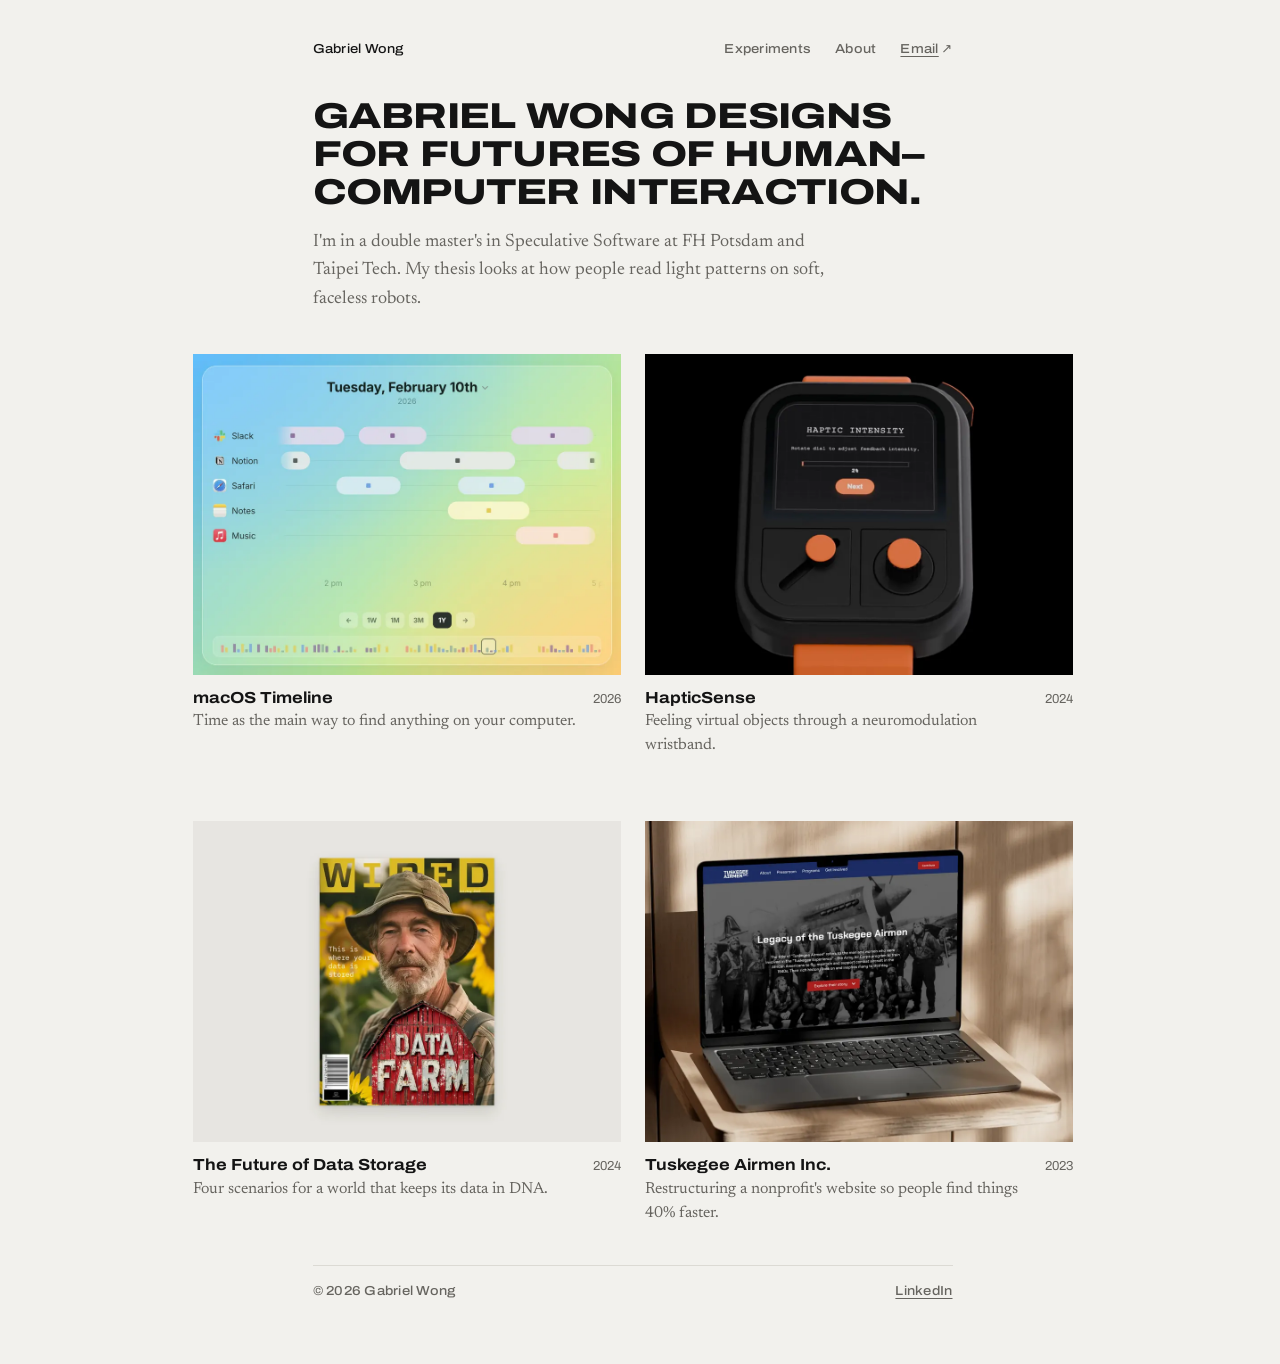
<file: index.html>
<!DOCTYPE html>
<html lang="en">
  <head>
    <title>Gabriel Wong</title>
    <meta name="description" content="Gabriel Wong is a designer working between futures studies and human–computer interaction." />
    <meta charset="UTF-8" />
    <meta name="viewport" content="width=device-width, initial-scale=1.0, viewport-fit=cover" />
    <link rel="icon" href="/favicon.ico" sizes="32x32" />
    <link rel="icon" href="/favicon.svg" type="image/svg+xml" />
    <link rel="apple-touch-icon" href="/apple-touch-icon.png" />
    <meta name="theme-color" content="#f2f1ed" />
    <link rel="preconnect" href="https://fonts.googleapis.com" />
    <link rel="preconnect" href="https://fonts.gstatic.com" crossorigin />
    <link
      href="https://fonts.googleapis.com/css2?family=Archivo:wdth,wght@62..125,400..800&family=Newsreader:ital,opsz,wght@0,6..72,400..600;1,6..72,400&display=swap"
      rel="stylesheet"
    />
    <link rel="stylesheet" href="/css/site.css" />
    <script src="/js/thumbs.js" defer></script>
    <script src="/js/contact.js" defer></script>
  </head>
  <body>
    <a class="skip-link ui" href="#main">Skip to content</a>
    <div class="page">
      <header class="site-header ui">
        <a href="/" aria-current="page">Gabriel Wong</a>
        <nav>
          <a href="/experiments/">Experiments</a>
          <a href="/about/">About</a>
          <a class="contact" href="mailto:gabrielnwong@gmail.com" title="gabrielnwong@gmail.com">Email<span aria-hidden="true">↗</span></a>
        </nav>
      </header>

      <main id="main" class="page">
        <section class="intro">
          <h1>Gabriel Wong designs for futures of human–computer interaction.</h1>
          <p>
            I'm in a double master's in Speculative Software at FH Potsdam and
            Taipei Tech. My thesis looks at how people read light patterns on soft, faceless robots.
          </p>
        </section>

        <section class="work" aria-labelledby="work-label">
          <h2 id="work-label" class="visually-hidden">Work</h2>
          <ol>
            <!-- Thesis: uncomment once there is a page for it.
            <li>
              <a href="/thesis/">
                <img class="shot" src="/assets/images/thesis/cover.webp" alt="" loading="lazy" />
                <span>
                  <span class="title">Master's thesis</span>
                  <span class="summary">How people read light patterns on soft, faceless robots made of different materials.</span>
                </span>
                <span class="year">2026</span>
              </a>
            </li>
            -->
            <li>
              <a href="/macos_timeline/">
                <span class="shot">
                  <img src="/assets/images/macos_timeline/thumb.webp" alt="macOS Timeline showing a day of activity by app" loading="lazy" width="960" height="720" />
                  <video data-src="/assets/images/macos_timeline/thumb.mp4" muted loop playsinline preload="none" aria-hidden="true"></video>
                </span>
                <span>
                  <span class="title">macOS Timeline</span>
                  <span class="summary">Time as the main way to find anything on your computer.</span>
                </span>
                <span class="year">2026</span>
              </a>
            </li>
            <li>
              <a href="/hapticsense/">
                <span class="shot">
                  <img src="/assets/images/hapticsense/thumb.webp" alt="HapticSense wristband with its dial and immersion slider" loading="lazy" width="960" height="720" />
                  <video data-src="/assets/images/hapticsense/thumb.mp4" muted loop playsinline preload="none" aria-hidden="true"></video>
                </span>
                <span>
                  <span class="title">HapticSense</span>
                  <span class="summary">Feeling virtual objects through a neuromodulation wristband.</span>
                </span>
                <span class="year">2024</span>
              </a>
            </li>
            <li>
              <a href="/the_future_of_data_storage/">
                <span class="shot">
                  <img src="/assets/images/dna/thumb.webp" alt="Cover of the 2040 issue of Wired" loading="lazy" width="960" height="720" />
                  <video data-src="/assets/images/dna/thumb.mp4" muted loop playsinline preload="none" aria-hidden="true"></video>
                </span>
                <span>
                  <span class="title">The Future of Data Storage</span>
                  <span class="summary">Four scenarios for a world that keeps its data in DNA.</span>
                </span>
                <span class="year">2024</span>
              </a>
            </li>
            <li>
              <a href="/tai/">
                <span class="shot">
                  <img src="/assets/images/tai/thumb.webp" alt="Redesigned Tuskegee Airmen Inc. website on a laptop" loading="lazy" width="960" height="720" />
                  <video data-src="/assets/images/tai/thumb.mp4" muted loop playsinline preload="none" aria-hidden="true"></video>
                </span>
                <span>
                  <span class="title">Tuskegee Airmen Inc.</span>
                  <span class="summary">Restructuring a nonprofit's website so people find things 40% faster.</span>
                </span>
                <span class="year">2023</span>
              </a>
            </li>
          </ol>
        </section>
      </main>

      <footer class="site-footer ui">
        <span>© 2026 Gabriel Wong</span>
        <a href="https://www.linkedin.com/in/-gabriel-/" target="_blank" rel="noopener">LinkedIn<span class="visually-hidden"> (opens in new tab)</span></a>
      </footer>
    </div>
  </body>
</html>
</file>
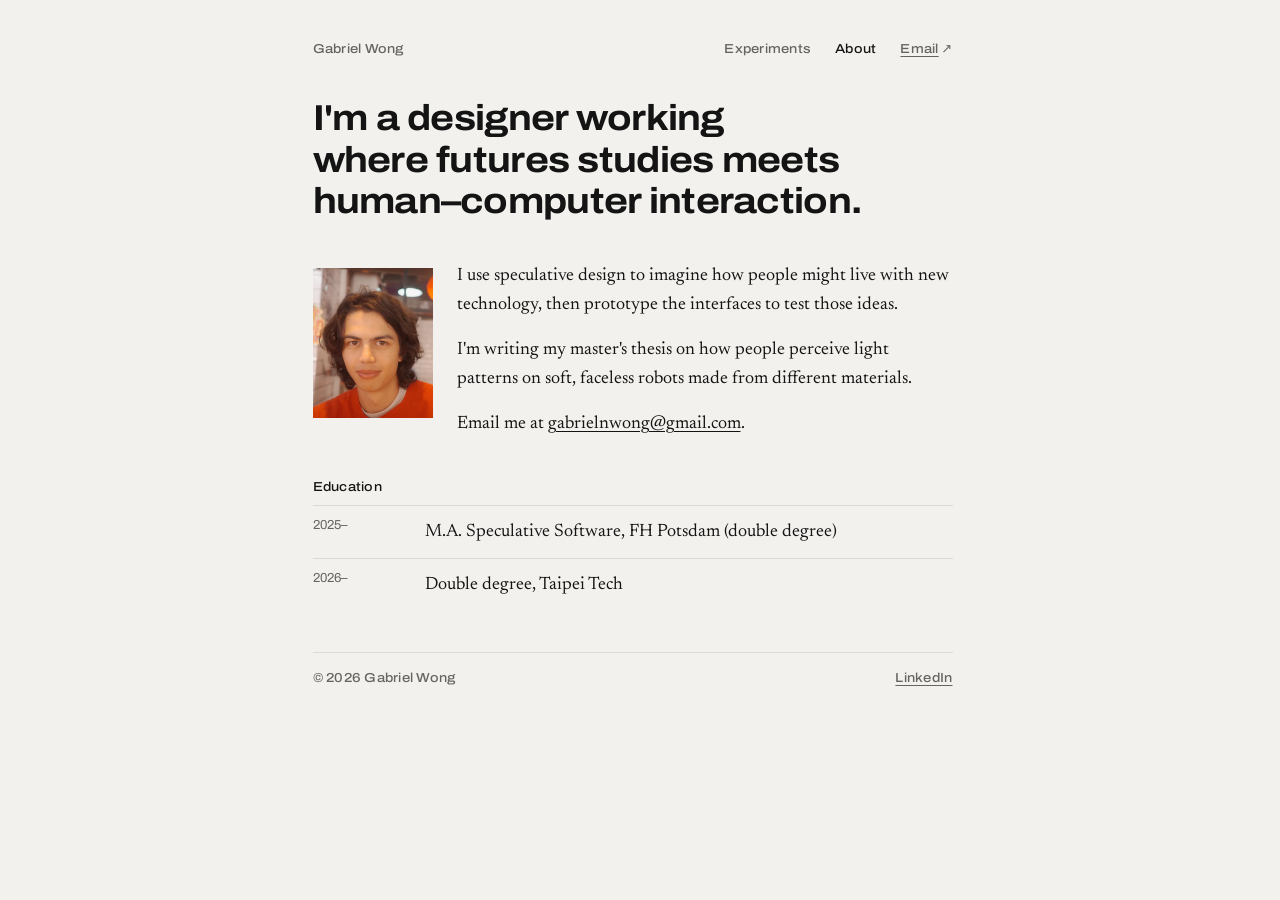
<file: about/index.html>
<!DOCTYPE html>
<html lang="en">
  <head>
    <title>About · Gabriel Wong</title>
    <meta charset="UTF-8" />
    <meta name="viewport" content="width=device-width, initial-scale=1.0, viewport-fit=cover" />
    <link rel="icon" href="/favicon.ico" sizes="32x32" />
    <link rel="icon" href="/favicon.svg" type="image/svg+xml" />
    <link rel="apple-touch-icon" href="/apple-touch-icon.png" />
    <meta name="theme-color" content="#f2f1ed" />
    <link rel="preconnect" href="https://fonts.googleapis.com" />
    <link rel="preconnect" href="https://fonts.gstatic.com" crossorigin />
    <link
      href="https://fonts.googleapis.com/css2?family=Archivo:wdth,wght@62..125,400..800&family=Newsreader:ital,opsz,wght@0,6..72,400..600;1,6..72,400&display=swap"
      rel="stylesheet"
    />
    <link rel="stylesheet" href="/css/site.css" />
  </head>
  <body>
    <a class="skip-link ui" href="#main">Skip to content</a>
    <div class="page">
      <header class="site-header ui">
        <a href="/">Gabriel Wong</a>
        <nav>
          <a href="/experiments/">Experiments</a>
          <a href="/about/" aria-current="page">About</a>
          <a class="contact" href="mailto:gabrielnwong@gmail.com" title="gabrielnwong@gmail.com">Email<span aria-hidden="true">↗</span></a>
        </nav>
      </header>

      <main id="main" class="page">
        <section class="about">
          <h1 class="statement">
            I'm a designer working where futures studies meets
            <span class="nowrap">human–computer</span> interaction.
          </h1>
          <img src="/assets/images/profile.webp" alt="Portrait of Gabriel Wong" width="480" height="600" />
          <div class="text">
            <p>
              I use speculative design to imagine how people might live with
              new technology, then prototype the interfaces to test those ideas.
            </p>
            <p>
              I'm writing my master's thesis on how people perceive light patterns on soft, faceless robots made from different materials.
            </p>
            <p>
              Email me at
              <a href="mailto:gabrielnwong@gmail.com">gabrielnwong@gmail.com</a>.
            </p>
          </div>
        </section>

        <section class="cv" aria-labelledby="edu-label">
          <h2 id="edu-label" class="ui label">Education</h2>
          <ul>
            <li><span>2025–</span><span>M.A. Speculative Software, FH Potsdam (double degree)</span></li>
            <li><span>2026–</span><span>Double degree, Taipei Tech</span></li>
            <!-- TODO (Gabriel): exact programme names, years, and earlier degrees -->
          </ul>
        </section>
      </main>

      <footer class="site-footer ui">
        <span>© 2026 Gabriel Wong</span>
        <a href="https://www.linkedin.com/in/-gabriel-/" target="_blank" rel="noopener">LinkedIn<span class="visually-hidden"> (opens in new tab)</span></a>
      </footer>
    </div>
    <script src="/js/contact.js" defer></script>
  </body>
</html>
</file>
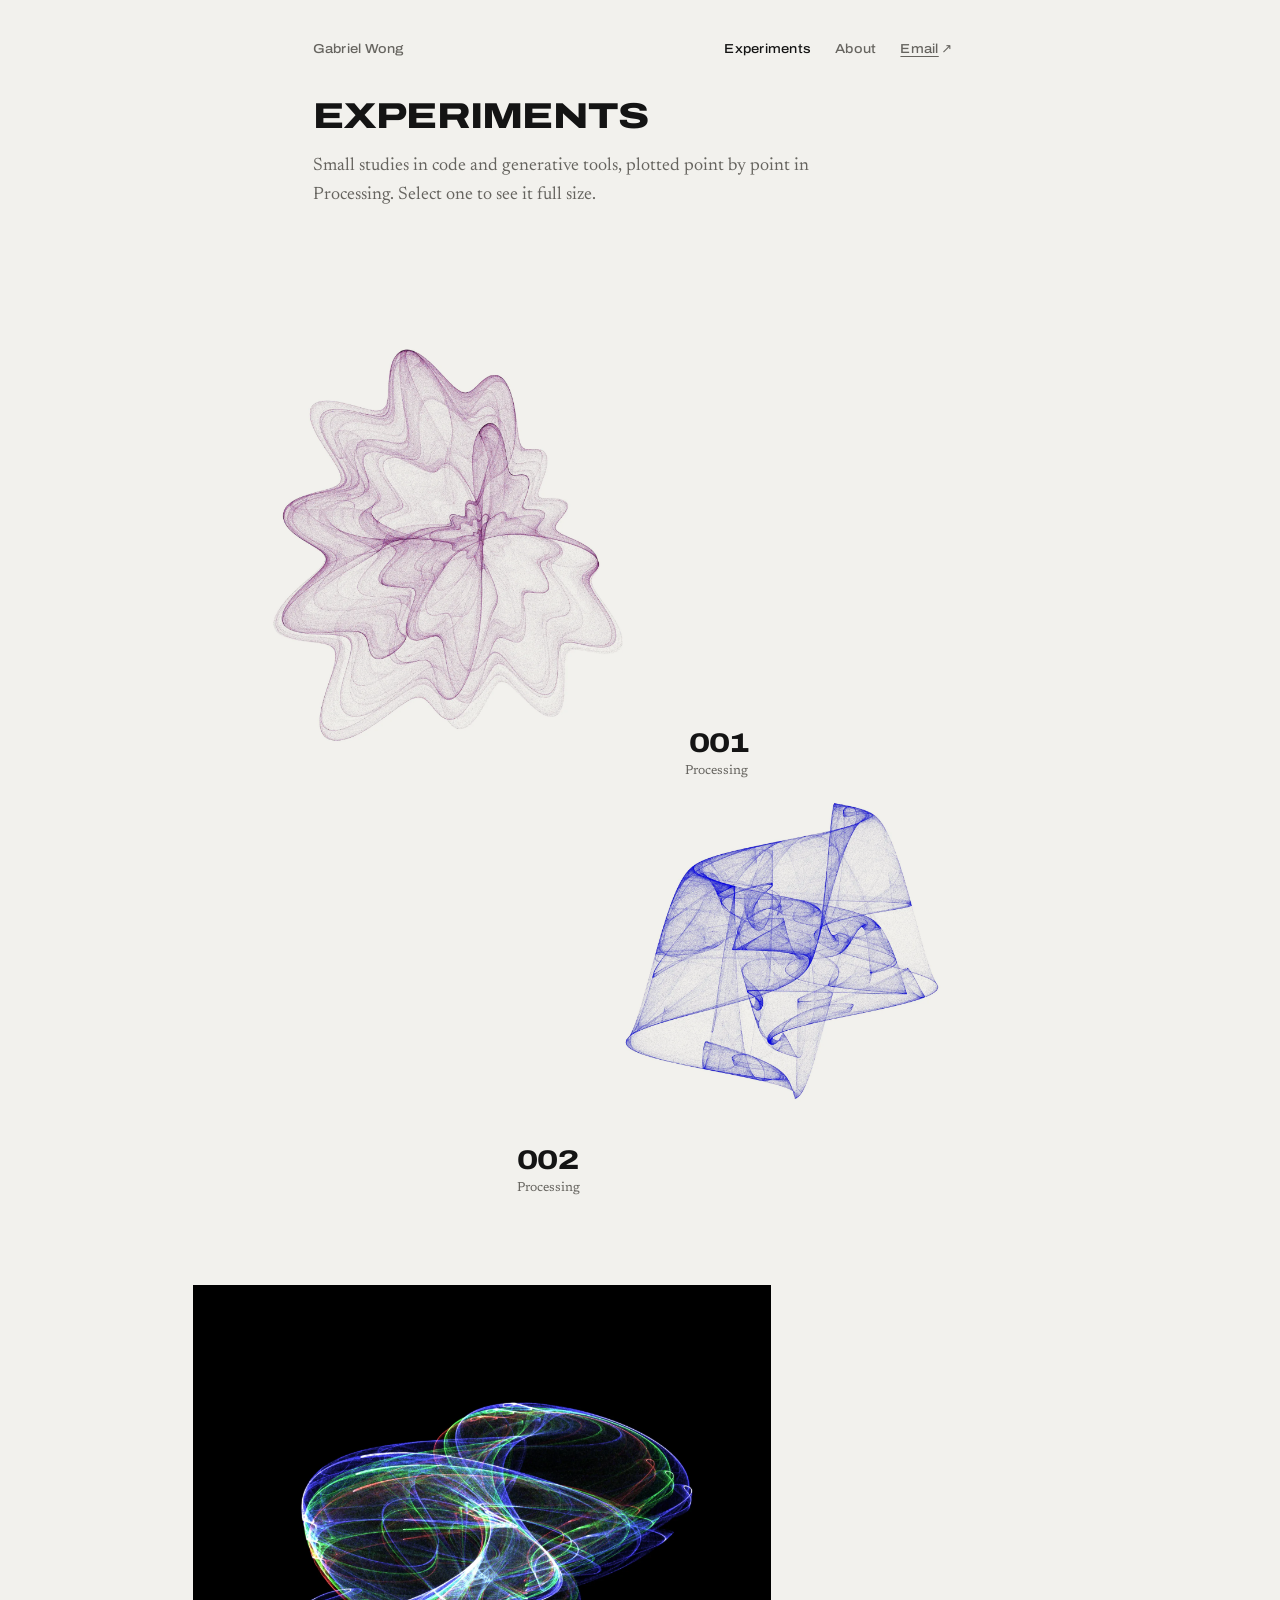
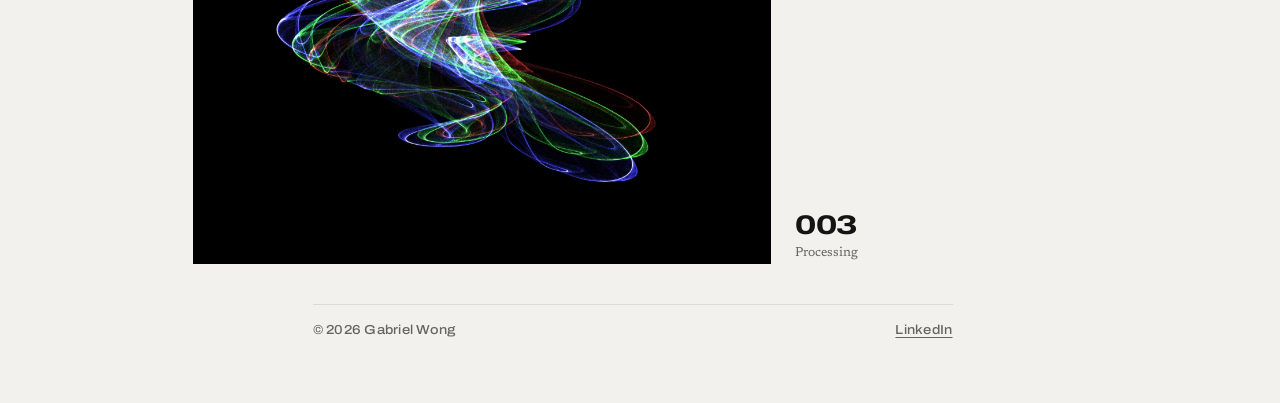
<file: experiments/index.html>
<!DOCTYPE html>
<html lang="en">
  <head>
    <title>Experiments · Gabriel Wong</title>
    <meta charset="UTF-8" />
    <meta name="viewport" content="width=device-width, initial-scale=1.0, viewport-fit=cover" />
    <link rel="icon" href="/favicon.ico" sizes="32x32" />
    <link rel="icon" href="/favicon.svg" type="image/svg+xml" />
    <link rel="apple-touch-icon" href="/apple-touch-icon.png" />
    <meta name="theme-color" content="#f2f1ed" />
    <link rel="preconnect" href="https://fonts.googleapis.com" />
    <link rel="preconnect" href="https://fonts.gstatic.com" crossorigin />
    <link
      href="https://fonts.googleapis.com/css2?family=Archivo:wdth,wght@62..125,400..800&family=Newsreader:ital,opsz,wght@0,6..72,400..600;1,6..72,400&display=swap"
      rel="stylesheet"
    />
    <link rel="stylesheet" href="/css/site.css" />
  </head>
  <body>
    <a class="skip-link ui" href="#main">Skip to content</a>
    <div class="page">
      <header class="site-header ui">
        <a href="/">Gabriel Wong</a>
        <nav>
          <a href="/experiments/" aria-current="page">Experiments</a>
          <a href="/about/">About</a>
          <a class="contact" href="mailto:gabrielnwong@gmail.com" title="gabrielnwong@gmail.com">Email<span aria-hidden="true">↗</span></a>
        </nav>
      </header>

      <main id="main" class="page">
        <section class="intro">
          <h1>Experiments</h1>
          <p>Small studies in code and generative tools, plotted point by point in Processing. Select one to see it full size.</p>
        </section>

        <section aria-label="Experiments">
          <ol class="experiments">
            <li>
              <a href="/assets/images/experiments/experiment-1.webp">
                <img src="/assets/images/experiments/experiment-1.webp" alt="Experiment 001, made in Processing" width="2000" height="2000" loading="lazy" />
                <span class="caption"><b>001</b> Processing</span>
              </a>
            </li>
            <li>
              <a href="/assets/images/experiments/experiment-2.webp">
                <img src="/assets/images/experiments/experiment-2.webp" alt="Experiment 002, made in Processing" width="2000" height="2000" loading="lazy" />
                <span class="caption"><b>002</b> Processing</span>
              </a>
            </li>
            <li class="on-black">
              <a href="/assets/images/experiments/experiment-3.webp">
                <img src="/assets/images/experiments/experiment-3.webp" alt="Experiment 003, made in Processing" width="2000" height="2000" loading="lazy" />
                <span class="caption"><b>003</b> Processing</span>
              </a>
            </li>
          </ol>
        </section>
      </main>

      <footer class="site-footer ui">
        <span>© 2026 Gabriel Wong</span>
        <a href="https://www.linkedin.com/in/-gabriel-/" target="_blank" rel="noopener">LinkedIn<span class="visually-hidden"> (opens in new tab)</span></a>
      </footer>
    </div>
    <script src="/js/experiments.js" defer></script>
    <script src="/js/contact.js" defer></script>
  </body>
</html>
</file>
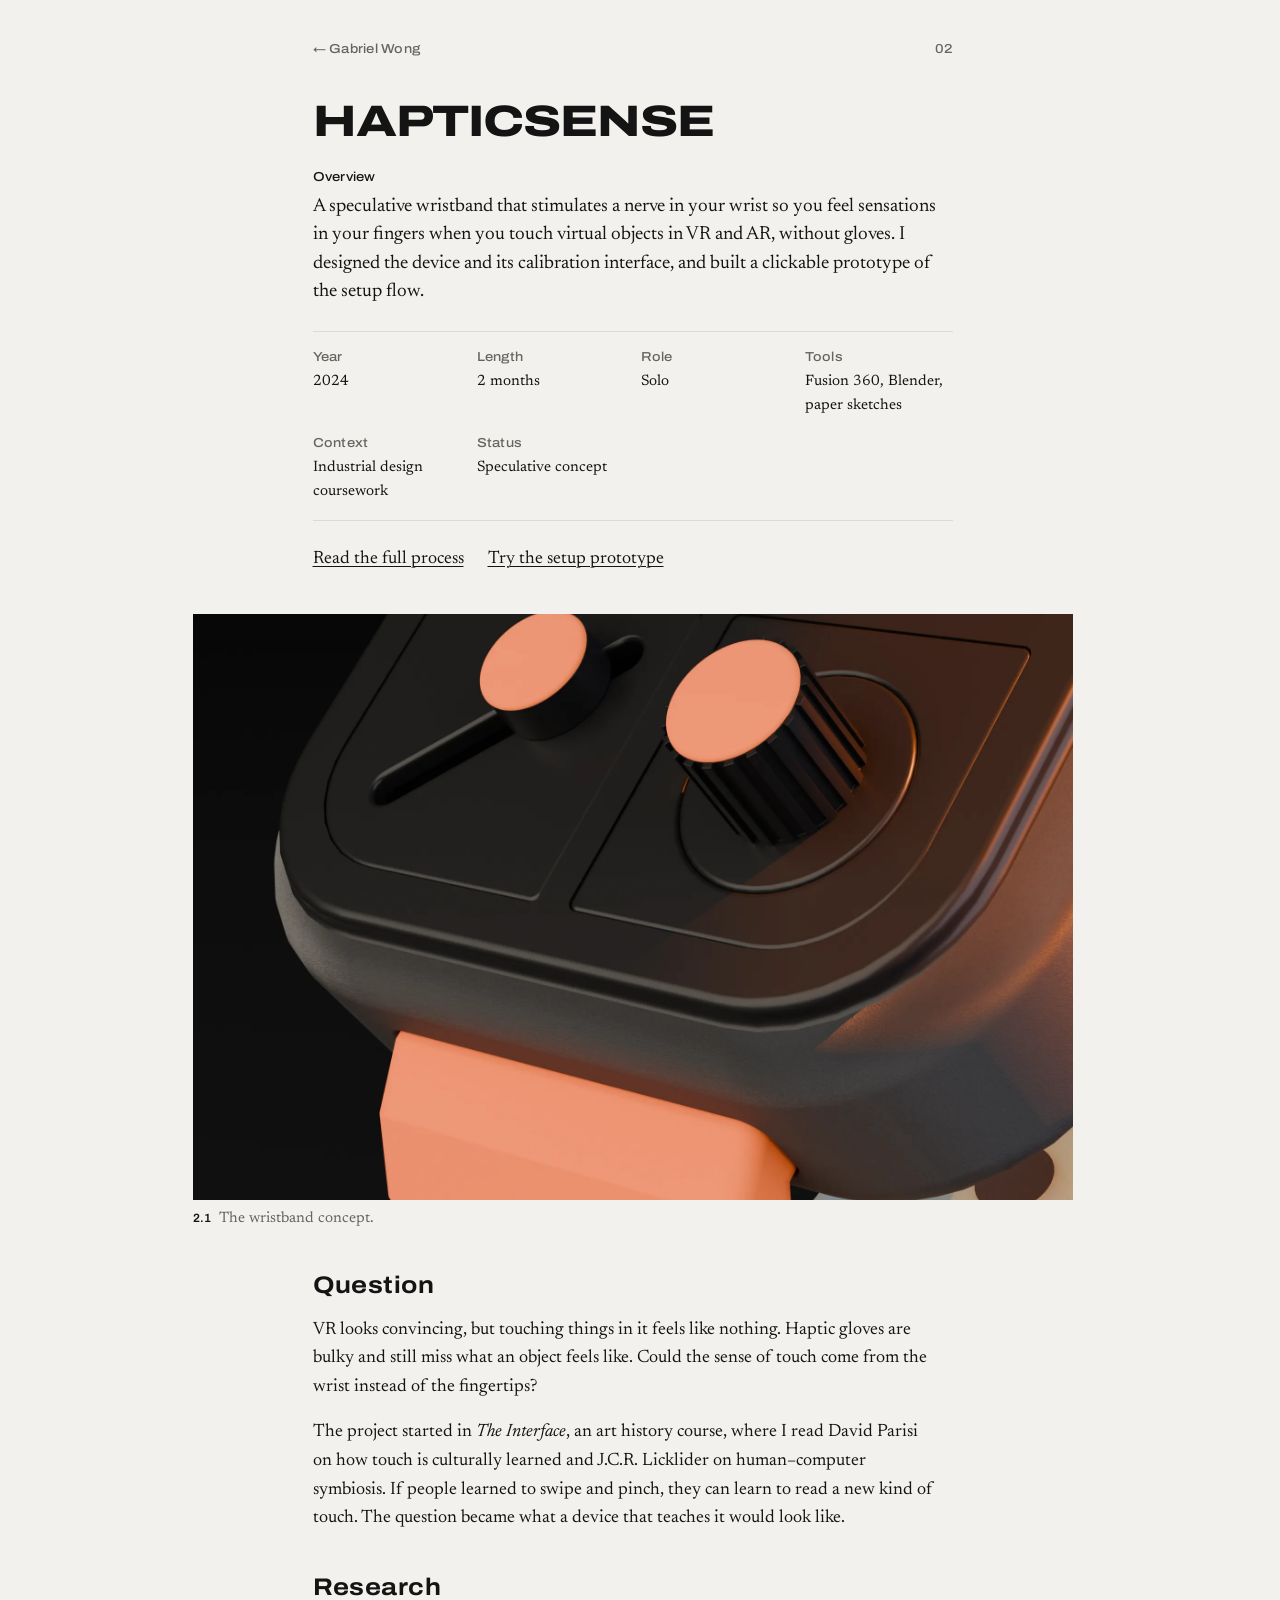
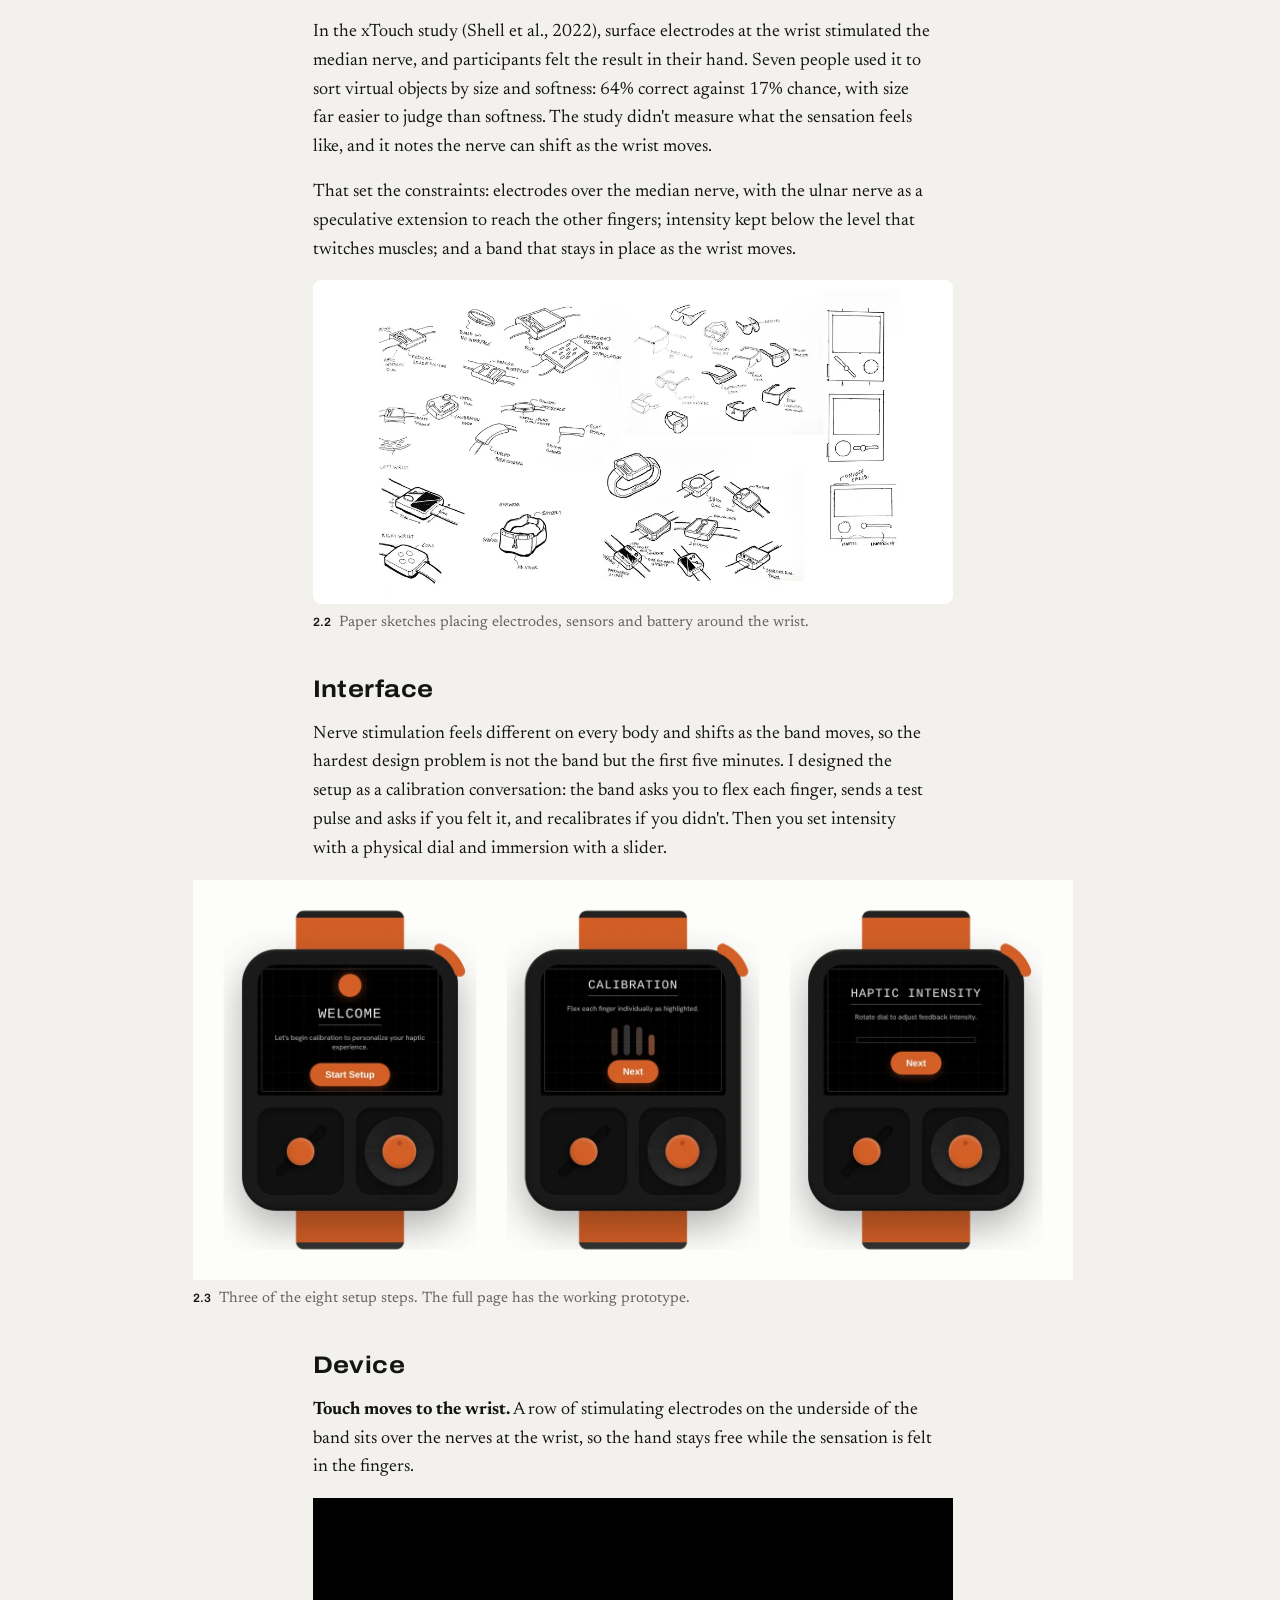
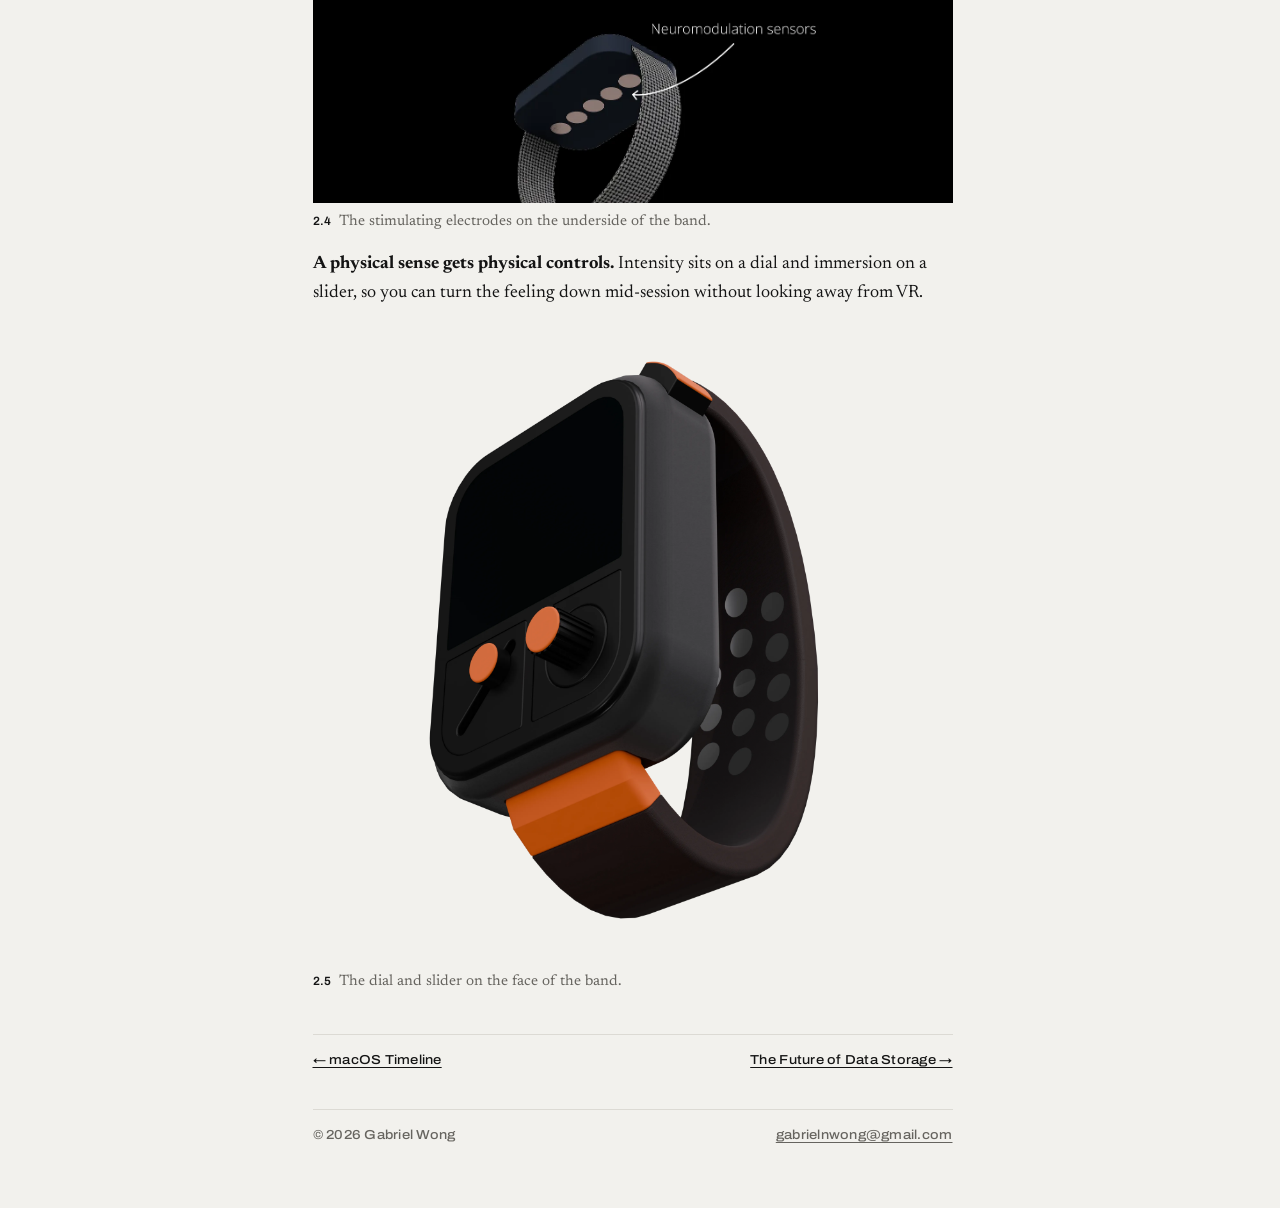
<file: hapticsense/index.html>
<!DOCTYPE html>
<html lang="en">
  <head>
    <title>HapticSense · Gabriel Wong</title>
    <meta name="description" content="A speculative wristband that lets you feel virtual objects in VR, and the calibration interface that sets it up." />
    <meta charset="UTF-8" />
    <meta name="viewport" content="width=device-width, initial-scale=1.0, viewport-fit=cover" />
    <link rel="icon" href="/favicon.ico" sizes="32x32" />
    <link rel="icon" href="/favicon.svg" type="image/svg+xml" />
    <link rel="apple-touch-icon" href="/apple-touch-icon.png" />
    <meta name="theme-color" content="#f2f1ed" />
    <link rel="preconnect" href="https://fonts.googleapis.com" />
    <link rel="preconnect" href="https://fonts.gstatic.com" crossorigin />
    <link
      href="https://fonts.googleapis.com/css2?family=Archivo:wdth,wght@62..125,400..800&family=Newsreader:ital,opsz,wght@0,6..72,400..600;1,6..72,400&display=swap"
      rel="stylesheet"
    />
    <link rel="stylesheet" href="/css/site.css" />
  </head>
  <body>
    <a class="skip-link ui" href="#main">Skip to content</a>
    <div class="page">
      <header class="site-header ui">
        <a href="/">← Gabriel Wong</a>
        <span>02</span>
      </header>

      <main id="main" class="page">
        <section class="case-head">
          <h1>HapticSense</h1>
          <div class="abstract">
            <span class="ui label">Overview</span>
            <p>
              A speculative wristband that stimulates a nerve in your wrist so
              you feel sensations in your fingers when you touch virtual
              objects in VR and AR, without gloves. I
              designed the device and its calibration interface, and built a
              clickable prototype of the setup flow.
            </p>
          </div>
          <dl class="facts">
            <div><dt class="ui">Year</dt><dd>2024</dd></div>
            <div><dt class="ui">Length</dt><dd>2 months</dd></div>
            <div><dt class="ui">Role</dt><dd>Solo</dd></div>
            <div><dt class="ui">Tools</dt><dd>Fusion 360, Blender, paper sketches</dd></div>
            <div><dt class="ui">Context</dt><dd>Industrial design coursework</dd></div>
            <div><dt class="ui">Status</dt><dd>Speculative concept</dd></div>
          </dl>
          <p class="further">
            <a href="/hapticsense/full/">Read the full process</a>
            <a href="/hapticsense/full/#prototype">Try the setup prototype</a>
          </p>
        </section>

        <figure class="fig wide hero">
          <img src="/assets/images/hapticsense/haptic-28.webp" alt="HapticSense wristband prototype render" width="1920" height="1920" />
          <figcaption><b>2.1</b>The wristband concept.</figcaption>
        </figure>

        <section class="section">
          <h2 class="ui">Question</h2>
          <p>
            VR looks convincing, but touching things in it feels like nothing.
            Haptic gloves are bulky and still miss what an object feels like.
            Could the sense of touch come from the wrist instead of the
            fingertips?
          </p>
          <p>
            The project started in <em>The Interface</em>, an art history course,
            where I read David Parisi on how touch is culturally learned and
            J.C.R. Licklider on human–computer symbiosis. If people learned to
            swipe and pinch, they can learn to read a new kind of touch. The
            question became what a device that teaches it would look like.
          </p>
        </section>

        <section class="section">
          <h2 class="ui">Research</h2>
          <p>
            In the xTouch study (Shell et al., 2022), surface electrodes at the
            wrist stimulated the median nerve, and participants felt the
            result in their hand. Seven people used it to sort virtual objects
            by size and softness: 64% correct against 17% chance, with size
            far easier to judge than softness. The study didn't measure what
            the sensation feels like, and it notes the nerve can shift as the
            wrist moves.
          </p>
          <p>
            That set the constraints: electrodes over the median nerve, with
            the ulnar nerve as a speculative extension to reach the other
            fingers; intensity kept below the level that twitches muscles; and
            a band that stays in place as the wrist moves.
          </p>
          <figure class="fig">
            <img src="/assets/images/hapticsense/hapticsense-sketches.webp" alt="Annotated sketches of the HapticSense device" loading="lazy" width="1174" height="594" />
            <figcaption><b>2.2</b>Paper sketches placing electrodes, sensors and battery around the wrist.</figcaption>
          </figure>
        </section>

        <section class="section">
          <h2 class="ui">Interface</h2>
          <p>
            Nerve stimulation feels different on every body and shifts as the
            band moves, so the hardest design problem is not the band but the
            first five minutes. I
            designed the setup as a calibration conversation: the band asks you
            to flex each finger, sends a test pulse and asks if you felt it, and
            recalibrates if you didn't. Then you set intensity with a physical
            dial and immersion with a slider.
          </p>
          <figure class="fig wide">
            <img src="/assets/images/hapticsense/setup-flow.webp" alt="Three screens of the setup flow: welcome, finger calibration, and haptic intensity" loading="lazy" width="1800" height="820" />
            <figcaption><b>2.3</b>Three of the eight setup steps. The full page has the working prototype.</figcaption>
          </figure>
        </section>

        <section class="section">
          <h2 class="ui">Device</h2>
          <p>
            <strong>Touch moves to the wrist.</strong> A row of stimulating
            electrodes on the underside of the band sits over the nerves at the
            wrist, so the hand stays free while the sensation is felt in the
            fingers.
          </p>
          <figure class="fig">
            <img src="/assets/images/hapticsense/labeled-final-haptic-2.webp" alt="Underside of the band showing a row of neuromodulation electrodes" loading="lazy" width="1455" height="694" />
            <figcaption><b>2.4</b>The stimulating electrodes on the underside of the band.</figcaption>
          </figure>
          <p>
            <strong>A physical sense gets physical controls.</strong> Intensity
            sits on a dial and immersion on a slider, so you can turn the
            feeling down mid-session without looking away from VR.
          </p>
          <figure class="fig">
            <img src="/assets/images/hapticsense/haptic-47.webp" alt="HapticSense band with its intensity dial and immersion slider" loading="lazy" width="4000" height="4000" />
            <figcaption><b>2.5</b>The dial and slider on the face of the band.</figcaption>
          </figure>
        </section>

        <nav class="next ui" aria-label="More projects">
          <a href="/macos_timeline/">← macOS Timeline</a>
          <a href="/the_future_of_data_storage/">The Future of Data Storage →</a>
        </nav>
      </main>

      <footer class="site-footer ui">
        <span>© 2026 Gabriel Wong</span>
        <a href="mailto:gabrielnwong@gmail.com">gabrielnwong@gmail.com</a>
      </footer>
    </div>
  </body>
</html>
</file>
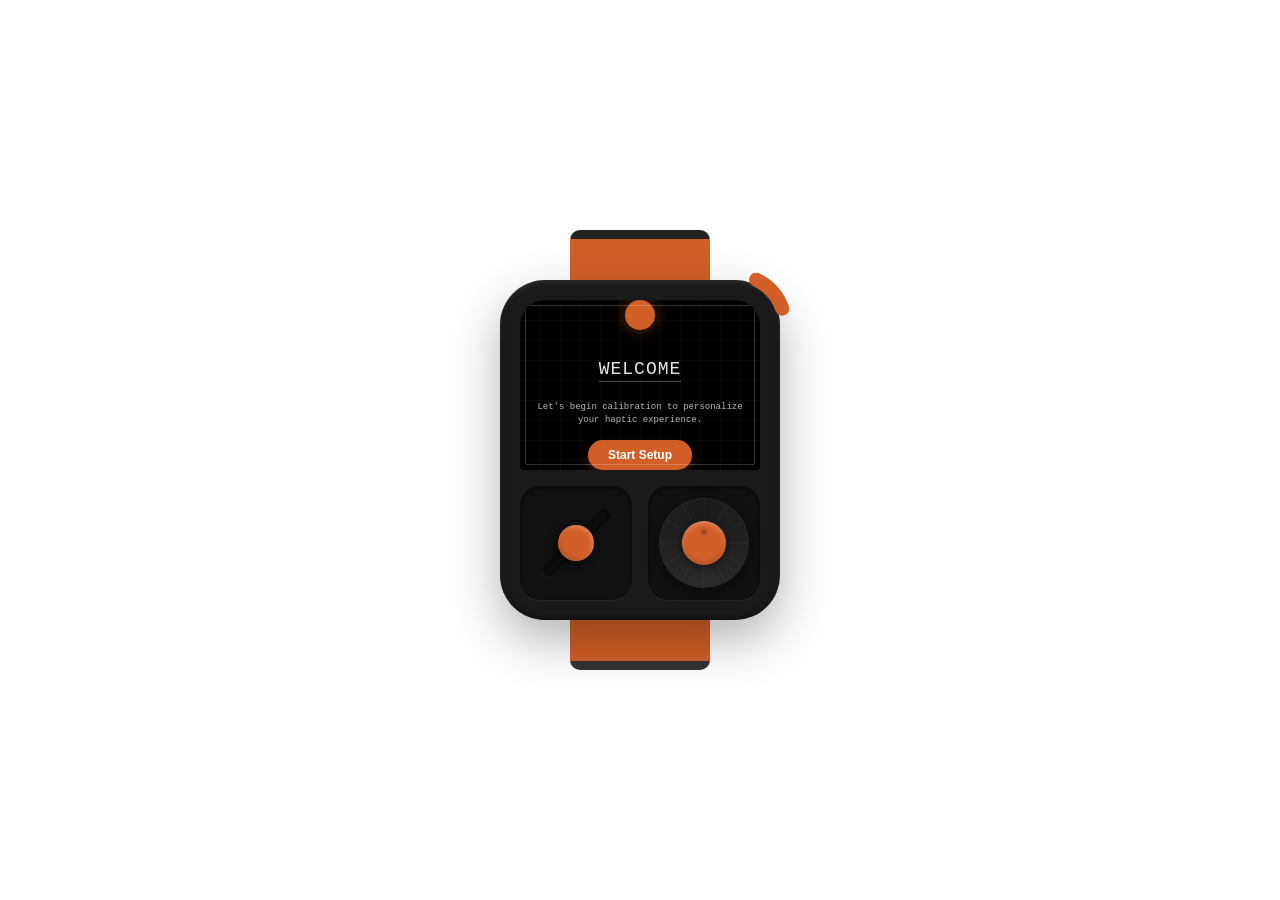
<file: hapticsense_ui/index.html>
<!DOCTYPE html>
<html lang="en">
<head>
    <meta charset="UTF-8">
    <meta name="viewport" content="width=device-width, initial-scale=1.0, viewport-fit=cover">
    <link rel="icon" href="/favicon.ico" sizes="32x32" />
    <link rel="icon" href="/favicon.svg" type="image/svg+xml" />
    <link rel="apple-touch-icon" href="/apple-touch-icon.png" />
    <meta name="theme-color" content="#f2f1ed" />
    <title>HapticSense UI</title>
    <link rel="stylesheet" href="/css/hapticsense-ui.css">
</head>
<body class="hapticsense-standalone">
    <h1 class="visually-hidden">HapticSense setup prototype</h1>
    <div class="device-container">
        <div class="strap top"></div>
        <div class="case">
            <div class="button-side">
                <svg width="120" height="120" viewBox="0 0 120 120">
                    <!-- Circle radius 50 (overlaps case), stroke 14, dasharray for segment -->
                    <circle cx="60" cy="60" r="50" fill="none" stroke="#d35f28" stroke-width="14" stroke-linecap="round" stroke-dasharray="40 300" transform="rotate(-65 60 60)" />
                </svg>
            </div>
            <div class="screen-area">
                <div id="screen-content">
                    <!-- Step 1: Welcome -->
                    <div class="screen-step active" id="step-welcome">
                        <div class="icon-logo"></div>
                        <h2 class="screen-title">Welcome</h2>
                        <p>Let's begin calibration to personalize your haptic experience.</p>
                        <button class="btn-primary" id="btn-start">Start Setup</button>
                    </div>

                    <!-- Step 2: Calibration -->
                    <div class="screen-step" id="step-calibration">
                        <h2>Calibration</h2>
                        <p>Flex each finger individually as highlighted.</p>
                        <div class="hand-visual">
                            <div class="finger f1"></div>
                            <div class="finger f2"></div>
                            <div class="finger f3"></div>
                            <div class="finger f4"></div>
                        </div>
                        <button class="btn-primary" id="btn-cal-next">Next</button>
                    </div>

                    <!-- Step 3: Test -->
                    <div class="screen-step" id="step-test">
                        <h2>Test Haptics</h2>
                        <p>Can you feel the pulse?</p>
                        <div class="pulse-circle"></div>
                        <div class="button-group">
                            <button class="btn-secondary" id="btn-test-no">No</button>
                            <button class="btn-primary" id="btn-test-yes">Yes</button>
                        </div>
                    </div>

                    <!-- Step 3b: Recalibrating -->
                    <div class="screen-step" id="step-recalibrating">
                        <div class="spinner"></div>
                        <h2>Recalibrating…</h2>
                        <p>Please wait.</p>
                    </div>

                    <!-- Step 4: Complete (Intermediate) -->
                    <div class="screen-step" id="step-complete">
                        <div class="icon-check"></div>
                        <h2 class="screen-title">Calibration Done</h2>
                        <p>Ready for next steps.</p>
                        <button class="btn-primary" id="btn-complete-next">Continue</button>
                    </div>

                    <!-- Step 5: Visor Setup (04) -->
                    <div class="screen-step" id="step-visor">
                        <div class="icon-visor"></div>
                        <h2>Visor Setup</h2>
                        <p>Put on visor for immersive experience or continue without.</p>
                        <div class="button-group">
                            <button class="btn-secondary" id="btn-visor-skip">Skip</button>
                            <button class="btn-primary" id="btn-visor-use">Use Visor</button>
                        </div>
                    </div>

                    <!-- Step 6: Haptic Adjustment (05) -->
                    <div class="screen-step" id="step-haptic">
                        <h2>Haptic Intensity</h2>
                        <p>Rotate dial to adjust feedback intensity.</p>
                        <div class="intensity-meter">
                            <div class="intensity-bar" id="intensity-bar"></div>
                            <div class="intensity-value" id="intensity-val">50%</div>
                        </div>
                        <button class="btn-primary" id="btn-haptic-next">Next</button>
                    </div>

                    <!-- Step 7: Immersion Control (06) -->
                    <div class="screen-step" id="step-immersion">
                        <h2>Immersion Level</h2>
                        <p>Slide toggle to control immersion.</p>
                        <div class="immersion-visual">
                            <div class="immersion-circle" id="immersion-circle"></div>
                        </div>
                        <button class="btn-primary" id="btn-finish">Finish</button>
                    </div>

                    <!-- Step 8: Finished -->
                    <div class="screen-step" id="step-finished">
                        <div class="icon-check"></div>
                        <h2 class="screen-title">Setup Complete</h2>
                        <p>You are ready to go.</p>
                        <button class="btn-secondary" id="btn-ready">Start Experience</button>
                    </div>
                </div>
            </div>
            <div class="controls-area">
                <div class="control-module slider-module">
                    <div class="slider-track">
                        <div class="slider-handle"></div>
                    </div>
                </div>
                <div class="control-module knob-module">
                    <div class="knob-base">
                        <div class="knob-dial"></div>
                    </div>
                </div>
            </div>
        </div>
        <div class="strap bottom"></div>
    </div>
    <script src="/js/hapticsense-ui.js"></script>
</body>
</html>
</file>
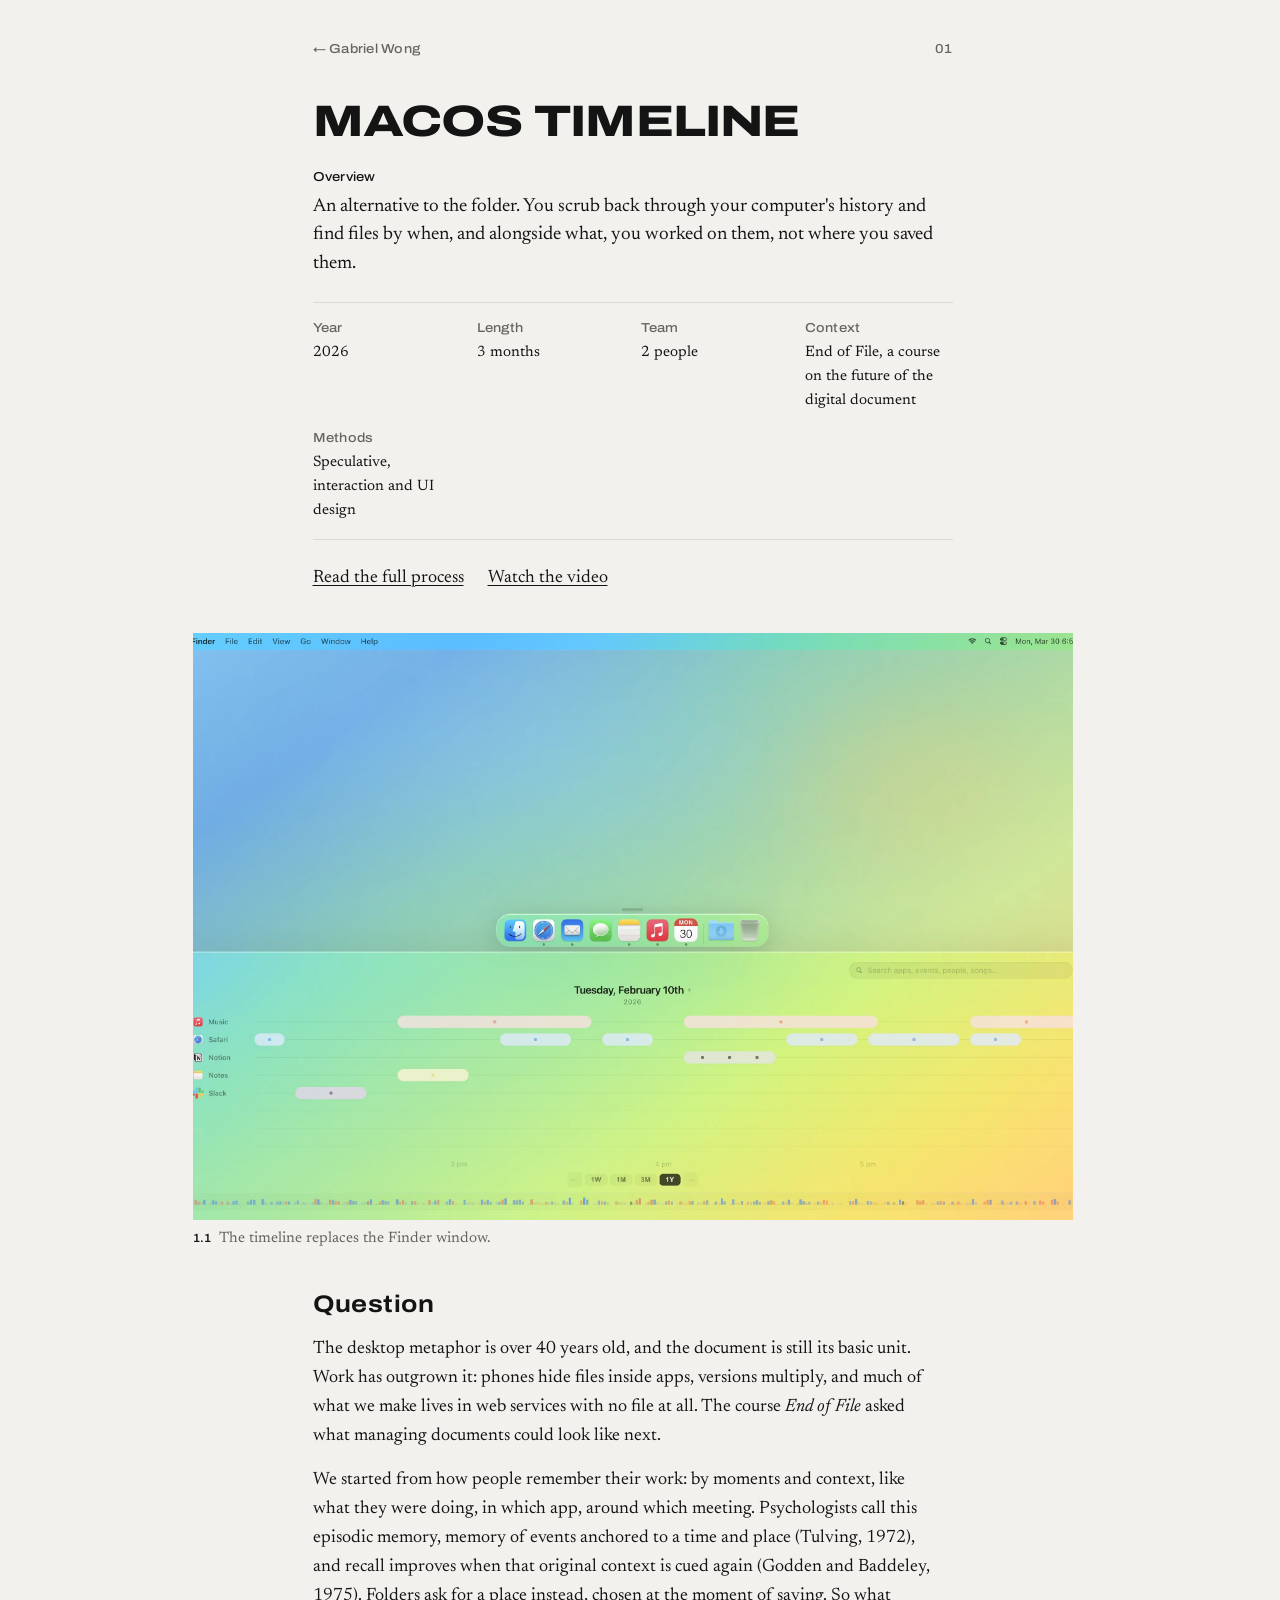
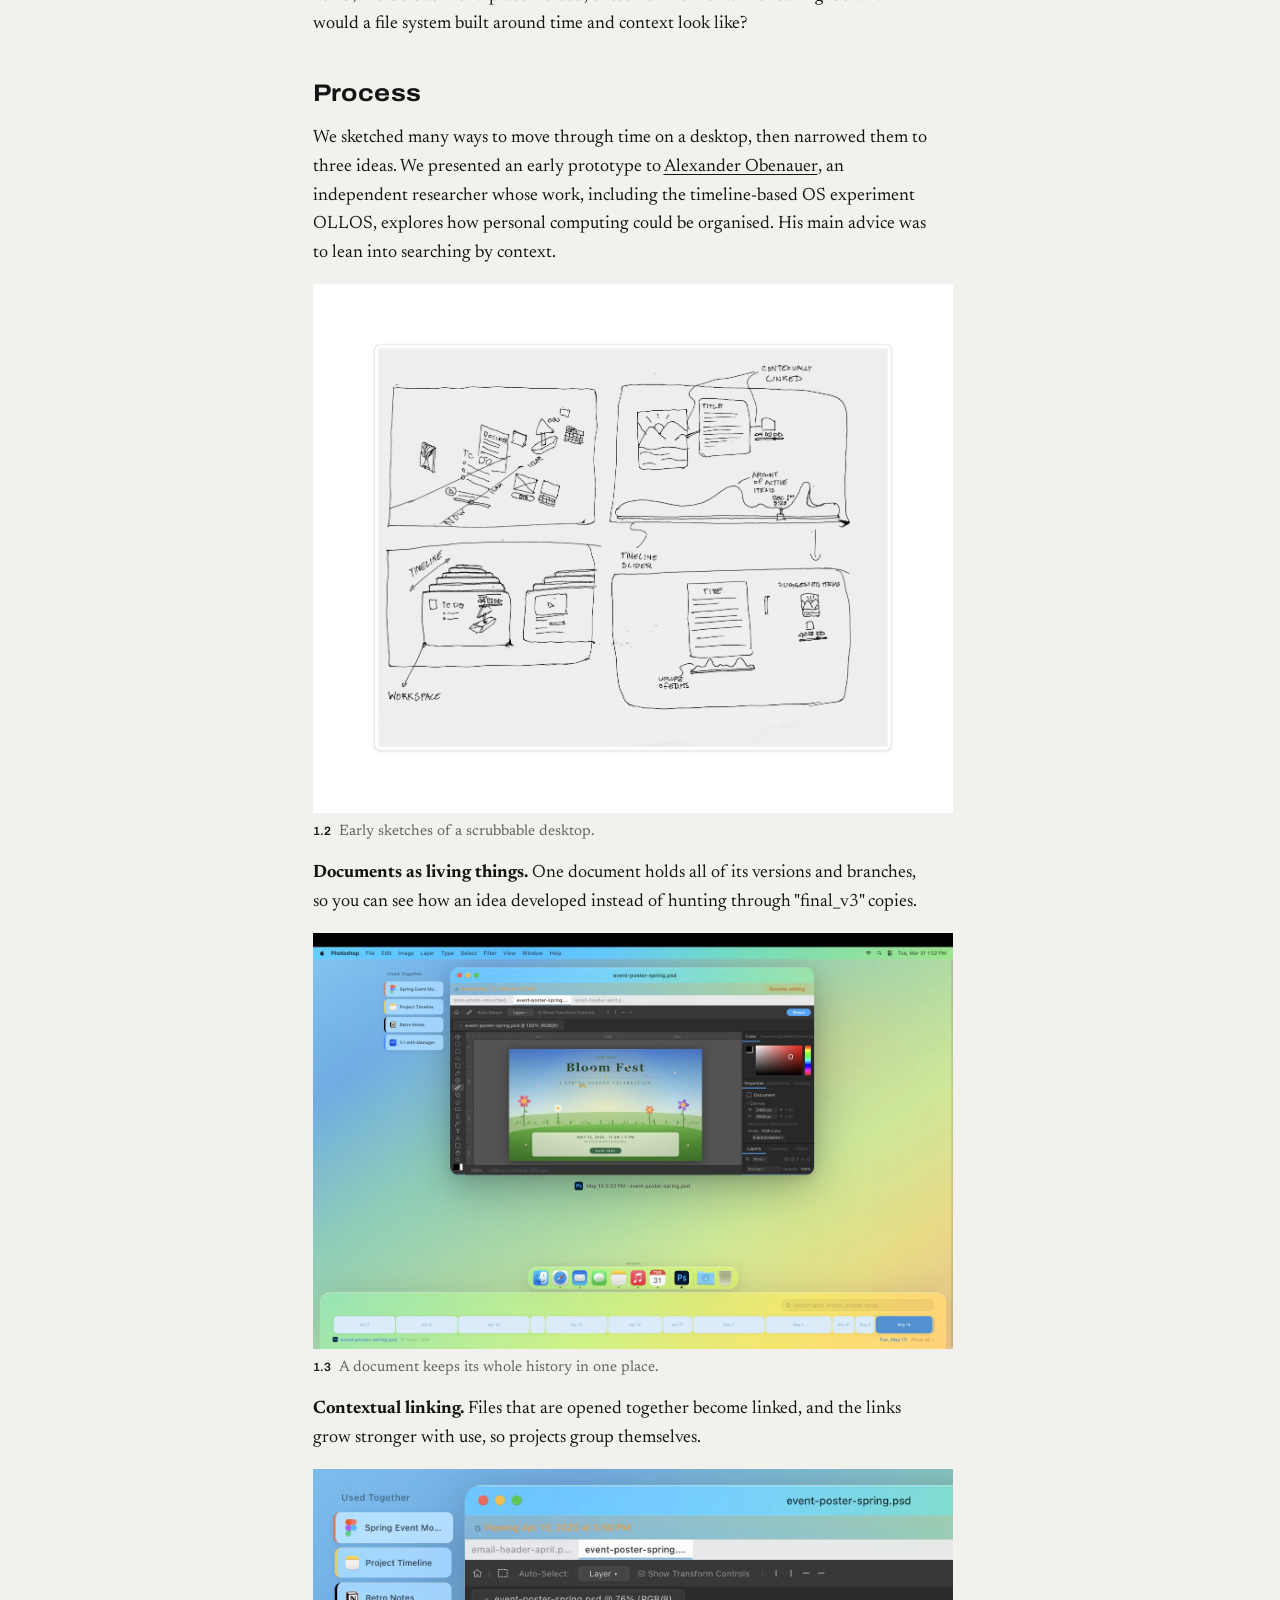
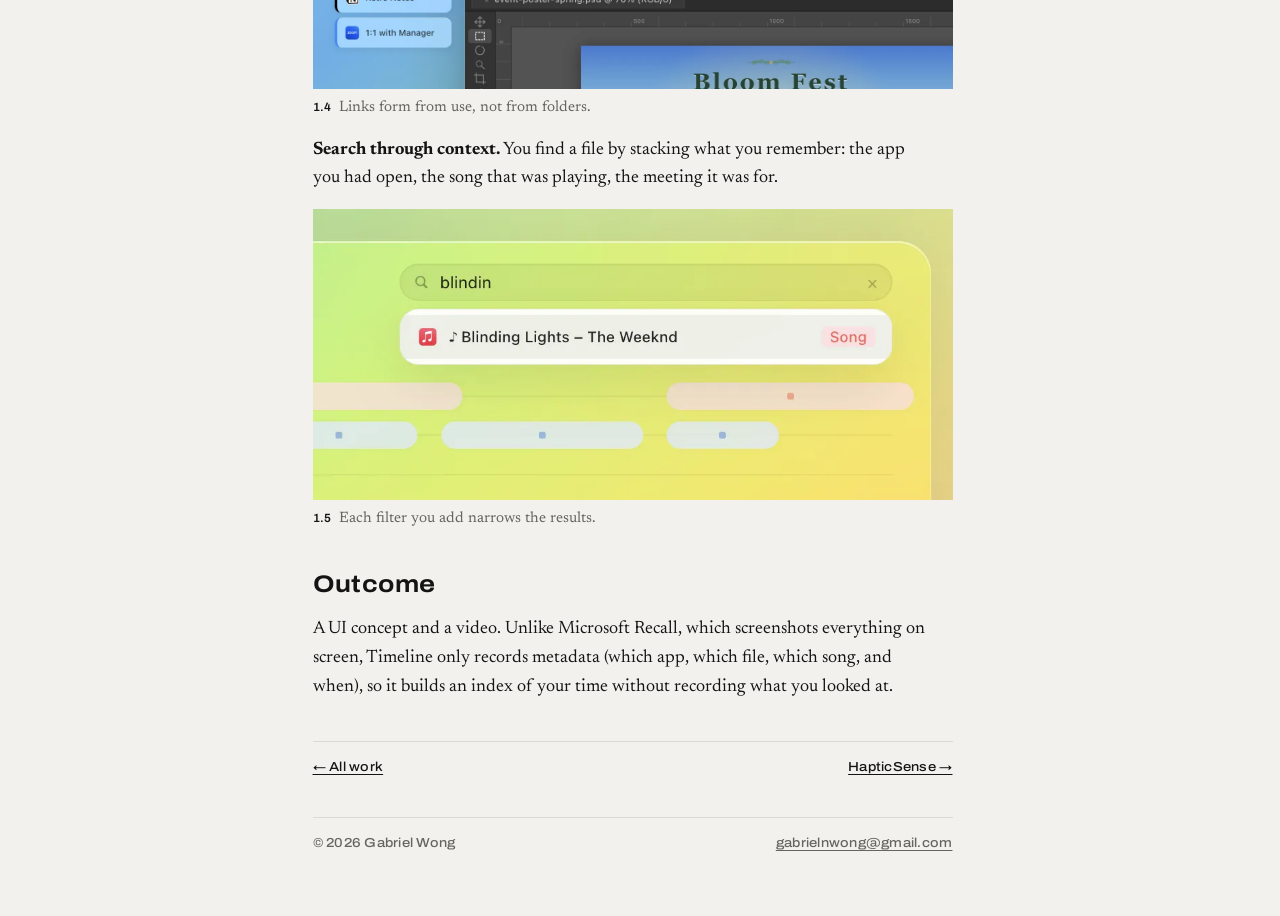
<file: macos_timeline/index.html>
<!DOCTYPE html>
<html lang="en">
  <head>
    <title>macOS Timeline · Gabriel Wong</title>
    <meta name="description" content="A time-based alternative to folders: find files by when and in what context you worked on them." />
    <meta charset="UTF-8" />
    <meta name="viewport" content="width=device-width, initial-scale=1.0, viewport-fit=cover" />
    <link rel="icon" href="/favicon.ico" sizes="32x32" />
    <link rel="icon" href="/favicon.svg" type="image/svg+xml" />
    <link rel="apple-touch-icon" href="/apple-touch-icon.png" />
    <meta name="theme-color" content="#f2f1ed" />
    <link rel="preconnect" href="https://fonts.googleapis.com" />
    <link rel="preconnect" href="https://fonts.gstatic.com" crossorigin />
    <link
      href="https://fonts.googleapis.com/css2?family=Archivo:wdth,wght@62..125,400..800&family=Newsreader:ital,opsz,wght@0,6..72,400..600;1,6..72,400&display=swap"
      rel="stylesheet"
    />
    <link rel="stylesheet" href="/css/site.css" />
  </head>
  <body>
    <a class="skip-link ui" href="#main">Skip to content</a>
    <div class="page">
      <header class="site-header ui">
        <a href="/">← Gabriel Wong</a>
        <span>01</span>
      </header>

      <main id="main" class="page">
        <section class="case-head">
          <h1>macOS Timeline</h1>
          <div class="abstract">
            <span class="ui label">Overview</span>
            <p>
              An alternative to the folder. You scrub back through your computer's history and find files by when, and alongside what, you worked on them, not where you saved them.
            </p>
          </div>
          <dl class="facts">
            <div><dt class="ui">Year</dt><dd>2026</dd></div>
            <div><dt class="ui">Length</dt><dd>3 months</dd></div>
            <div><dt class="ui">Team</dt><dd>2 people</dd></div>
            <div><dt class="ui">Context</dt><dd>End of File, a course on the future of the digital document</dd></div>
            <div><dt class="ui">Methods</dt><dd>Speculative, interaction and UI design</dd></div>
          </dl>
          <p class="further">
            <a href="/macos_timeline/full/">Read the full process</a>
            <a href="https://www.youtube.com/watch?v=x3EiIYGCGZ4" target="_blank" rel="noopener">Watch the video<span class="visually-hidden"> (opens in new tab)</span></a>
          </p>
        </section>

        <figure class="fig wide hero">
          <img src="/assets/images/macos_timeline/hero.webp" alt="macOS Timeline interface with a scrubbable timeline of files" width="3024" height="1896" />
          <figcaption><b>1.1</b>The timeline replaces the Finder window.</figcaption>
        </figure>

        <section class="section">
          <h2 class="ui">Question</h2>
          <p>
            The desktop metaphor is over 40 years old, and the document is still
            its basic unit. Work has outgrown it: phones hide files inside apps,
            versions multiply, and much of what we make lives in web services
            with no file at all. The course <em>End of File</em> asked what
            managing documents could look like next.
          </p>
          <p>
            We started from how people remember their work: by moments and
            context, like what they were doing, in which app, around which
            meeting. Psychologists call this episodic memory, memory of events
            anchored to a time and place (Tulving, 1972), and recall improves
            when that original context is cued again (Godden and Baddeley,
            1975). Folders ask for a place instead, chosen at the moment of
            saving. So what would a file system built around time and context
            look like?
          </p>
        </section>
        <section class="section">
          <h2 class="ui">Process</h2>
          <p>
            We sketched many ways to move through time on a desktop, then narrowed them to three ideas. We presented an early prototype to <a href="https://alexanderobenauer.com" target="_blank" rel="noopener">Alexander Obenauer<span class="visually-hidden"> (opens in new tab)</span></a>, an independent researcher whose work, including the timeline-based OS experiment OLLOS, explores how personal computing could be organised. His main advice was to lean into searching by context.
          </p>
        <figure class="fig">
          <img src="/assets/images/macos_timeline/Ideation-1.webp" alt="Early sketches of timeline-based file navigation" loading="lazy" width="2779" height="2297" />
          <figcaption><b>1.2</b>Early sketches of a scrubbable desktop.</figcaption>
        </figure>
          <p>
            <strong>Documents as living things.</strong> One document holds all of its versions and branches, so you can see how an idea developed instead of hunting through "final_v3" copies.
          </p>
        <figure class="fig">
          <img src="/assets/images/macos_timeline/living-entities-1.webp" alt="A single document showing its version history" loading="lazy" width="3024" height="1964" />
          <figcaption><b>1.3</b>A document keeps its whole history in one place.</figcaption>
        </figure>
          <p>
            <strong>Contextual linking.</strong> Files that are opened together become linked, and the links grow stronger with use, so projects group themselves.
          </p>
        <figure class="fig">
          <img src="/assets/images/macos_timeline/contextual-linking.webp" alt="Files connected by how often they are used together" loading="lazy" width="1534" height="528" />
          <figcaption><b>1.4</b>Links form from use, not from folders.</figcaption>
        </figure>
          <p>
            <strong>Search through context.</strong> You find a file by stacking what you remember: the app you had open, the song that was playing, the meeting it was for.
          </p>
        <figure class="fig">
          <img src="/assets/images/macos_timeline/context-search-1.webp" alt="Search interface stacking contextual filters" loading="lazy" width="938" height="426" />
          <figcaption><b>1.5</b>Each filter you add narrows the results.</figcaption>
        </figure>
        </section>
        <section class="section">
          <h2 class="ui">Outcome</h2>
          <p>
            A UI concept and a video. Unlike Microsoft Recall, which screenshots everything on screen, Timeline only records metadata (which app, which file, which song, and when), so it builds an index of your time without recording what you looked at.
          </p>
        </section>

        <nav class="next ui" aria-label="More projects">
          <a href="/">← All work</a>
          <a href="/hapticsense/">HapticSense →</a>
        </nav>
      </main>

      <footer class="site-footer ui">
        <span>© 2026 Gabriel Wong</span>
        <a href="mailto:gabrielnwong@gmail.com">gabrielnwong@gmail.com</a>
      </footer>
    </div>
  </body>
</html>
</file>
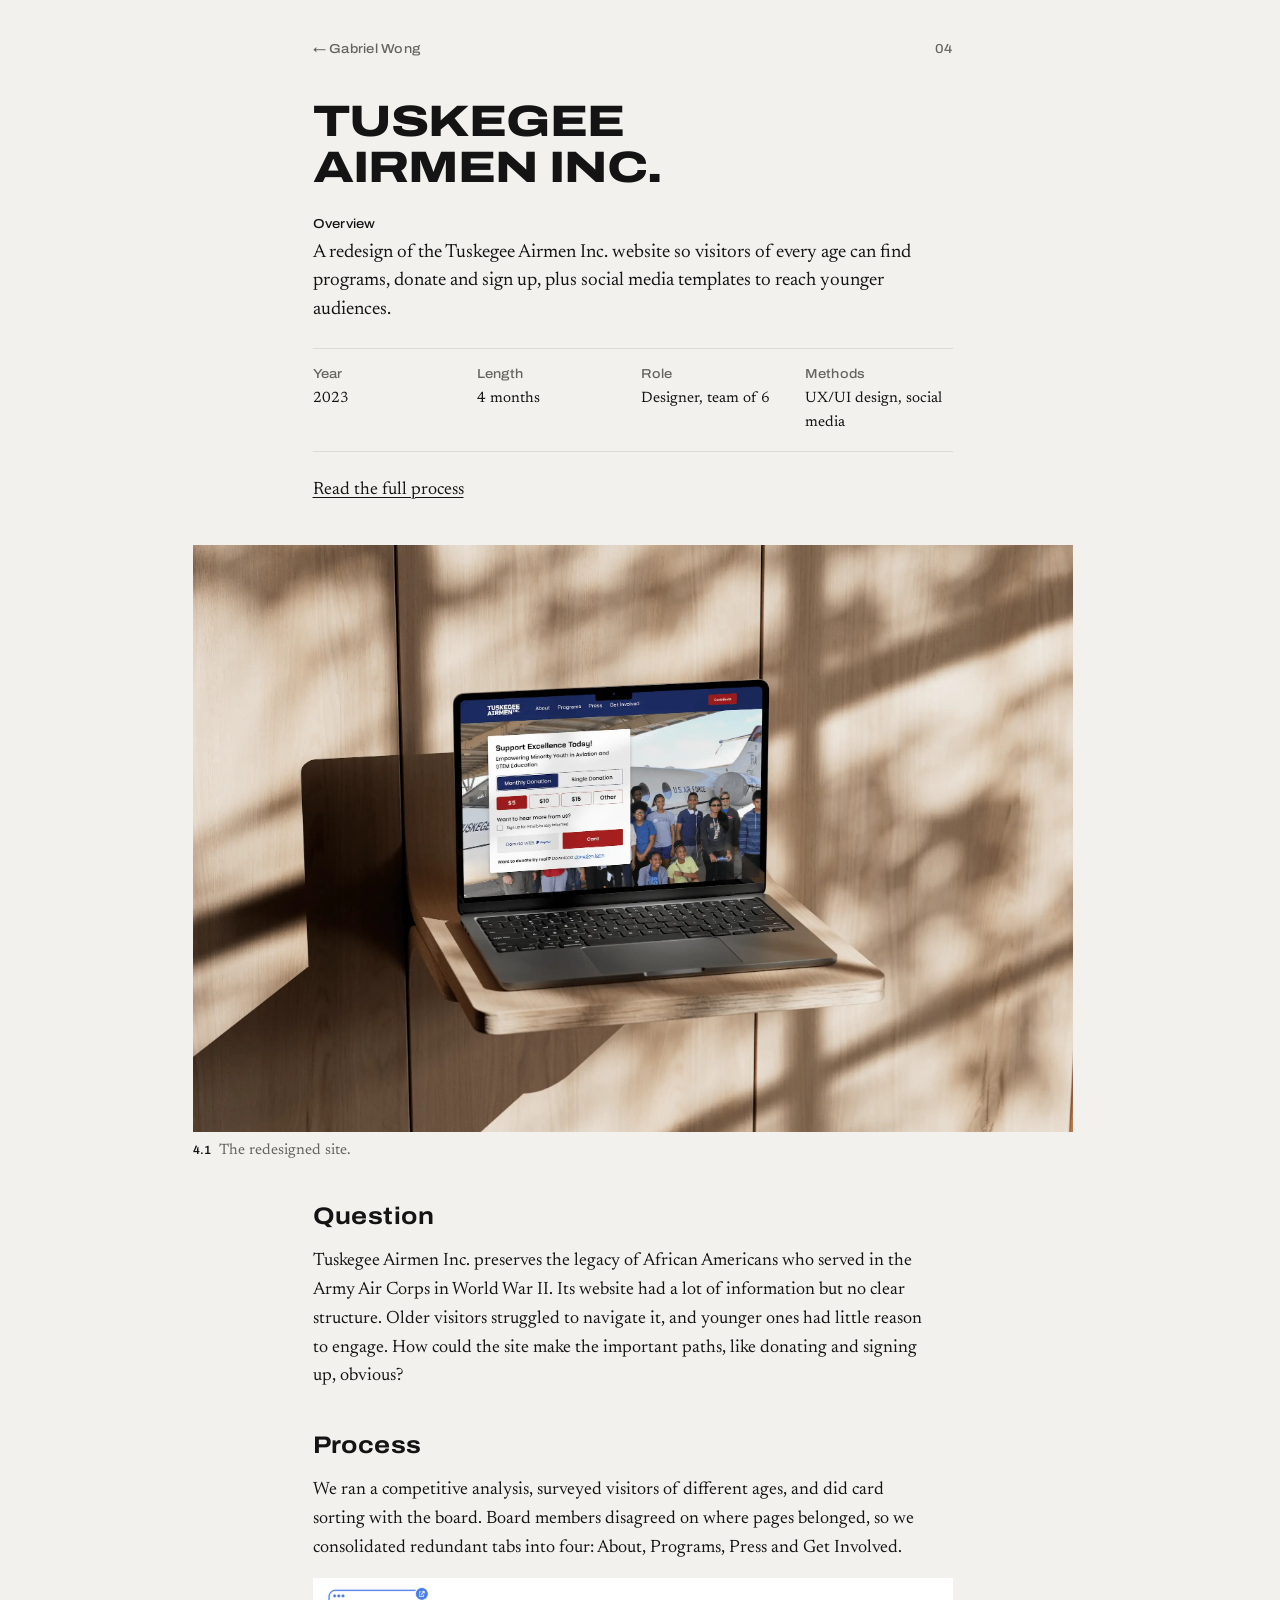
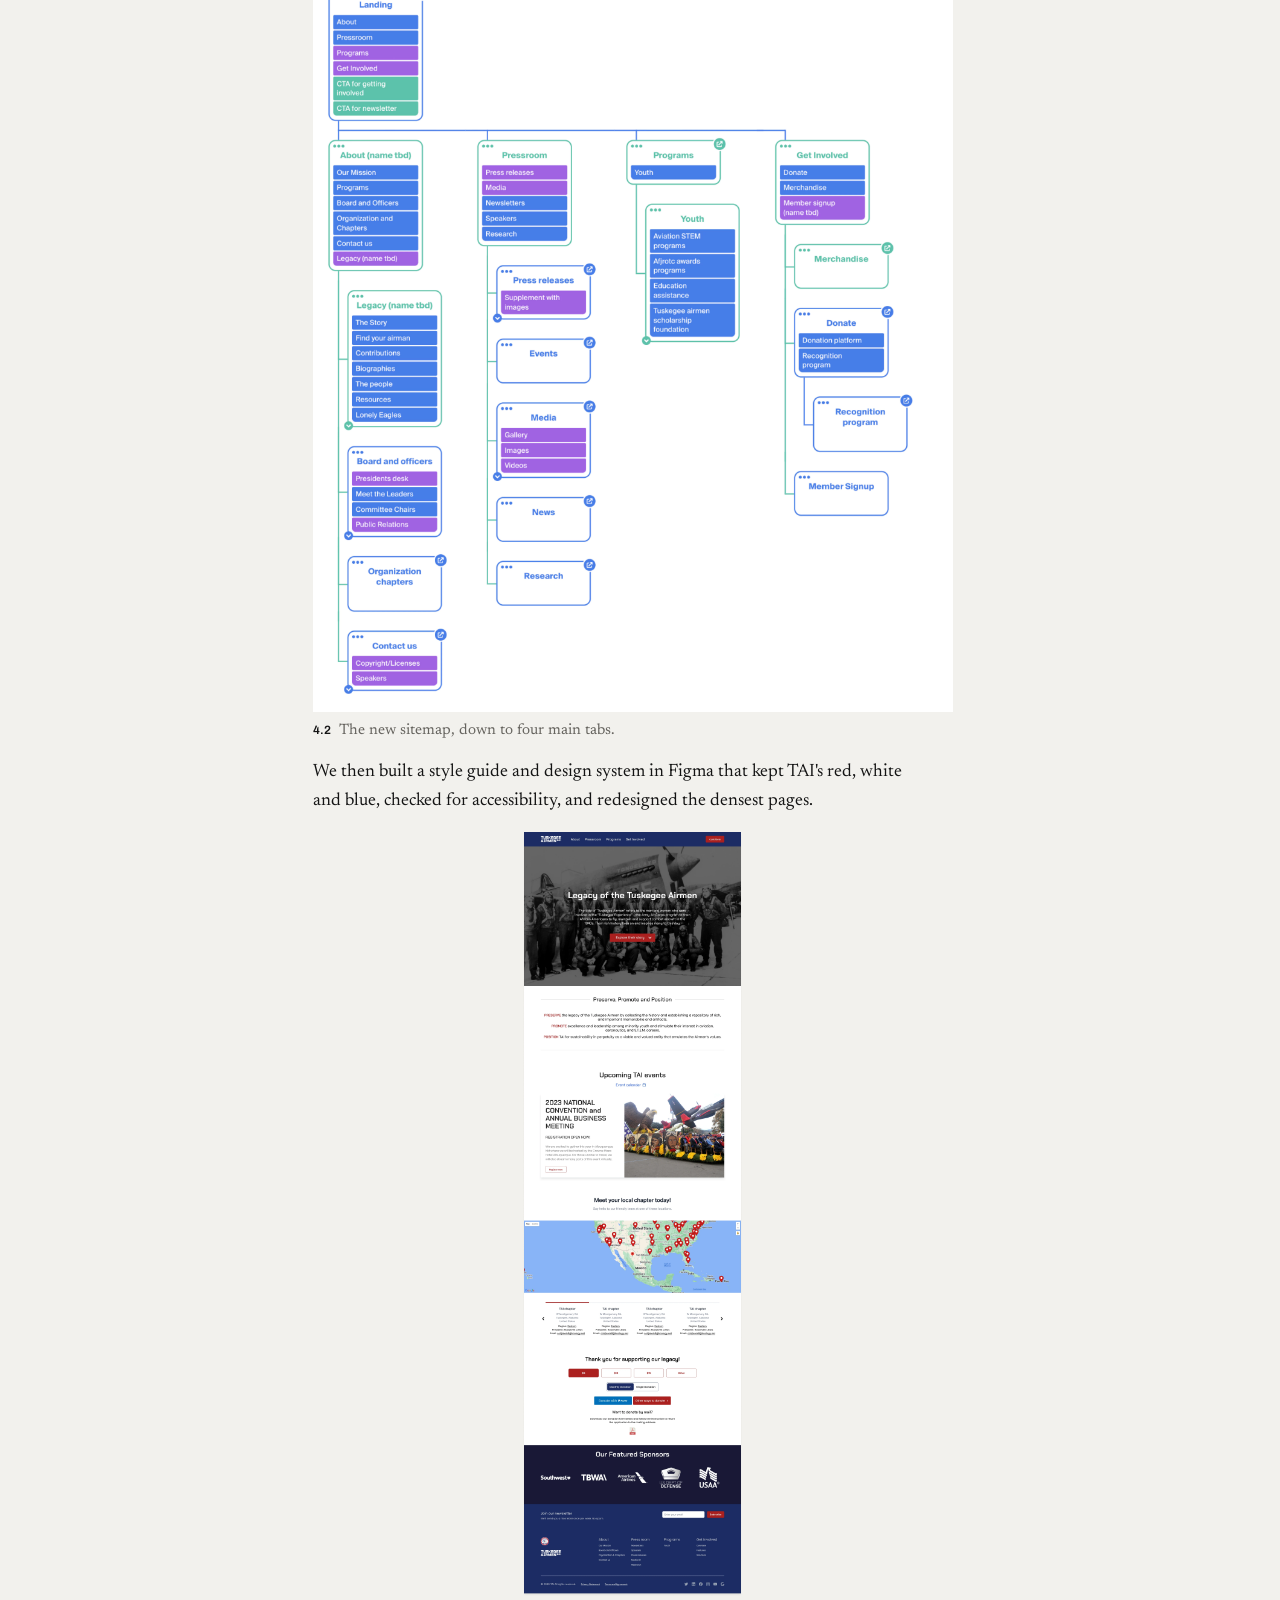
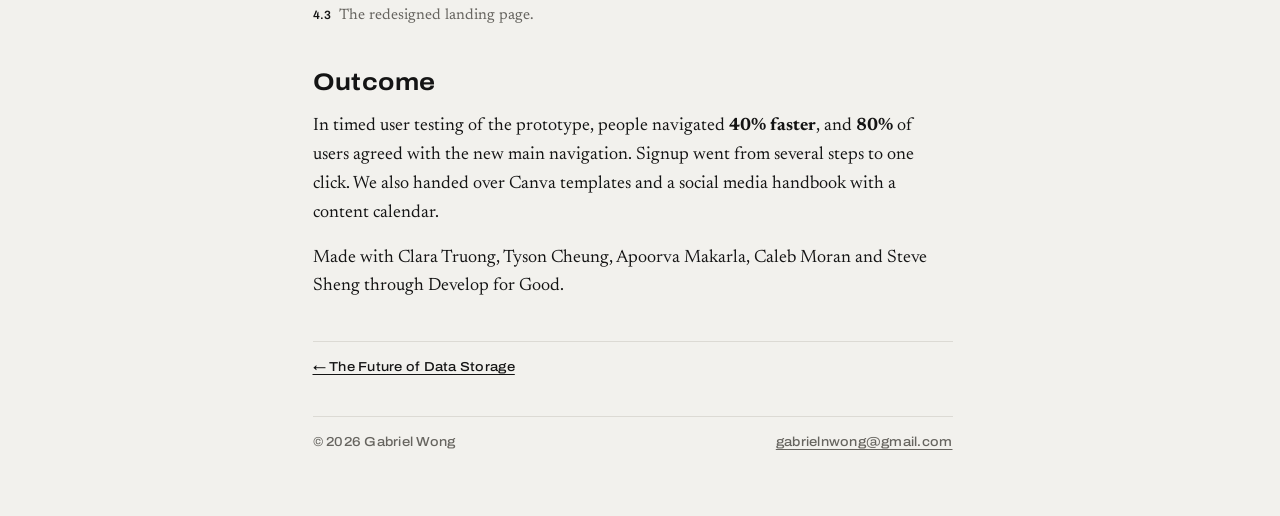
<file: tai/index.html>
<!DOCTYPE html>
<html lang="en">
  <head>
    <title>Tuskegee Airmen Inc. · Gabriel Wong</title>
    <meta name="description" content="Redesigning a nonprofit website so visitors of every age can find programs, donate and sign up." />
    <meta charset="UTF-8" />
    <meta name="viewport" content="width=device-width, initial-scale=1.0, viewport-fit=cover" />
    <link rel="icon" href="/favicon.ico" sizes="32x32" />
    <link rel="icon" href="/favicon.svg" type="image/svg+xml" />
    <link rel="apple-touch-icon" href="/apple-touch-icon.png" />
    <meta name="theme-color" content="#f2f1ed" />
    <link rel="preconnect" href="https://fonts.googleapis.com" />
    <link rel="preconnect" href="https://fonts.gstatic.com" crossorigin />
    <link
      href="https://fonts.googleapis.com/css2?family=Archivo:wdth,wght@62..125,400..800&family=Newsreader:ital,opsz,wght@0,6..72,400..600;1,6..72,400&display=swap"
      rel="stylesheet"
    />
    <link rel="stylesheet" href="/css/site.css" />
  </head>
  <body>
    <a class="skip-link ui" href="#main">Skip to content</a>
    <div class="page">
      <header class="site-header ui">
        <a href="/">← Gabriel Wong</a>
        <span>04</span>
      </header>

      <main id="main" class="page">
        <section class="case-head">
          <h1>Tuskegee Airmen Inc.</h1>
          <div class="abstract">
            <span class="ui label">Overview</span>
            <p>
              A redesign of the Tuskegee Airmen Inc. website so visitors of every age can find programs, donate and sign up, plus social media templates to reach younger audiences.
            </p>
          </div>
          <dl class="facts">
            <div><dt class="ui">Year</dt><dd>2023</dd></div>
            <div><dt class="ui">Length</dt><dd>4 months</dd></div>
            <div><dt class="ui">Role</dt><dd>Designer, team of 6</dd></div>
            <div><dt class="ui">Methods</dt><dd>UX/UI design, social media</dd></div>
          </dl>
          <p class="further">
            <a href="/tai/full/">Read the full process</a>
          </p>
        </section>

        <figure class="fig wide hero">
          <img src="/assets/images/tai/tai-hero.webp" alt="Redesigned Tuskegee Airmen Inc. website" width="2500" height="1725" />
          <figcaption><b>4.1</b>The redesigned site.</figcaption>
        </figure>

        <section class="section">
          <h2 class="ui">Question</h2>
          <p>
            Tuskegee Airmen Inc. preserves the legacy of African Americans who served in the Army Air Corps in World War II. Its website had a lot of information but no clear structure. Older visitors struggled to navigate it, and younger ones had little reason to engage. How could the site make the important paths, like donating and signing up, obvious?
          </p>
        </section>
        <section class="section">
          <h2 class="ui">Process</h2>
          <p>
            We ran a competitive analysis, surveyed visitors of different ages, and did card sorting with the board. Board members disagreed on where pages belonged, so we consolidated redundant tabs into four: About, Programs, Press and Get Involved.
          </p>
        <figure class="fig">
          <img src="/assets/images/tai/site-map.webp" alt="New four-tab sitemap" loading="lazy" width="3992" height="4576" />
          <figcaption><b>4.2</b>The new sitemap, down to four main tabs.</figcaption>
        </figure>
          <p>
            We then built a style guide and design system in Figma that kept TAI's red, white and blue, checked for accessibility, and redesigned the densest pages.
          </p>
        <figure class="fig">
          <img src="/assets/images/tai/landing-desktop.webp" alt="Redesigned landing page on desktop" loading="lazy" width="1464" height="5088" />
          <figcaption><b>4.3</b>The redesigned landing page.</figcaption>
        </figure>
        </section>
        <section class="section">
          <h2 class="ui">Outcome</h2>
          <p>
            In timed user testing of the prototype, people navigated <strong>40% faster</strong>, and <strong>80%</strong> of users agreed with the new main navigation. Signup went from several steps to one click. We also handed over Canva templates and a social media handbook with a content calendar.
          </p>
          <p>
            Made with Clara Truong, Tyson Cheung, Apoorva Makarla, Caleb Moran and Steve Sheng through Develop for Good.
          </p>
        </section>

        <nav class="next ui" aria-label="More projects">
          <a href="/the_future_of_data_storage/">← The Future of Data Storage</a>
        </nav>
      </main>

      <footer class="site-footer ui">
        <span>© 2026 Gabriel Wong</span>
        <a href="mailto:gabrielnwong@gmail.com">gabrielnwong@gmail.com</a>
      </footer>
    </div>
  </body>
</html>
</file>
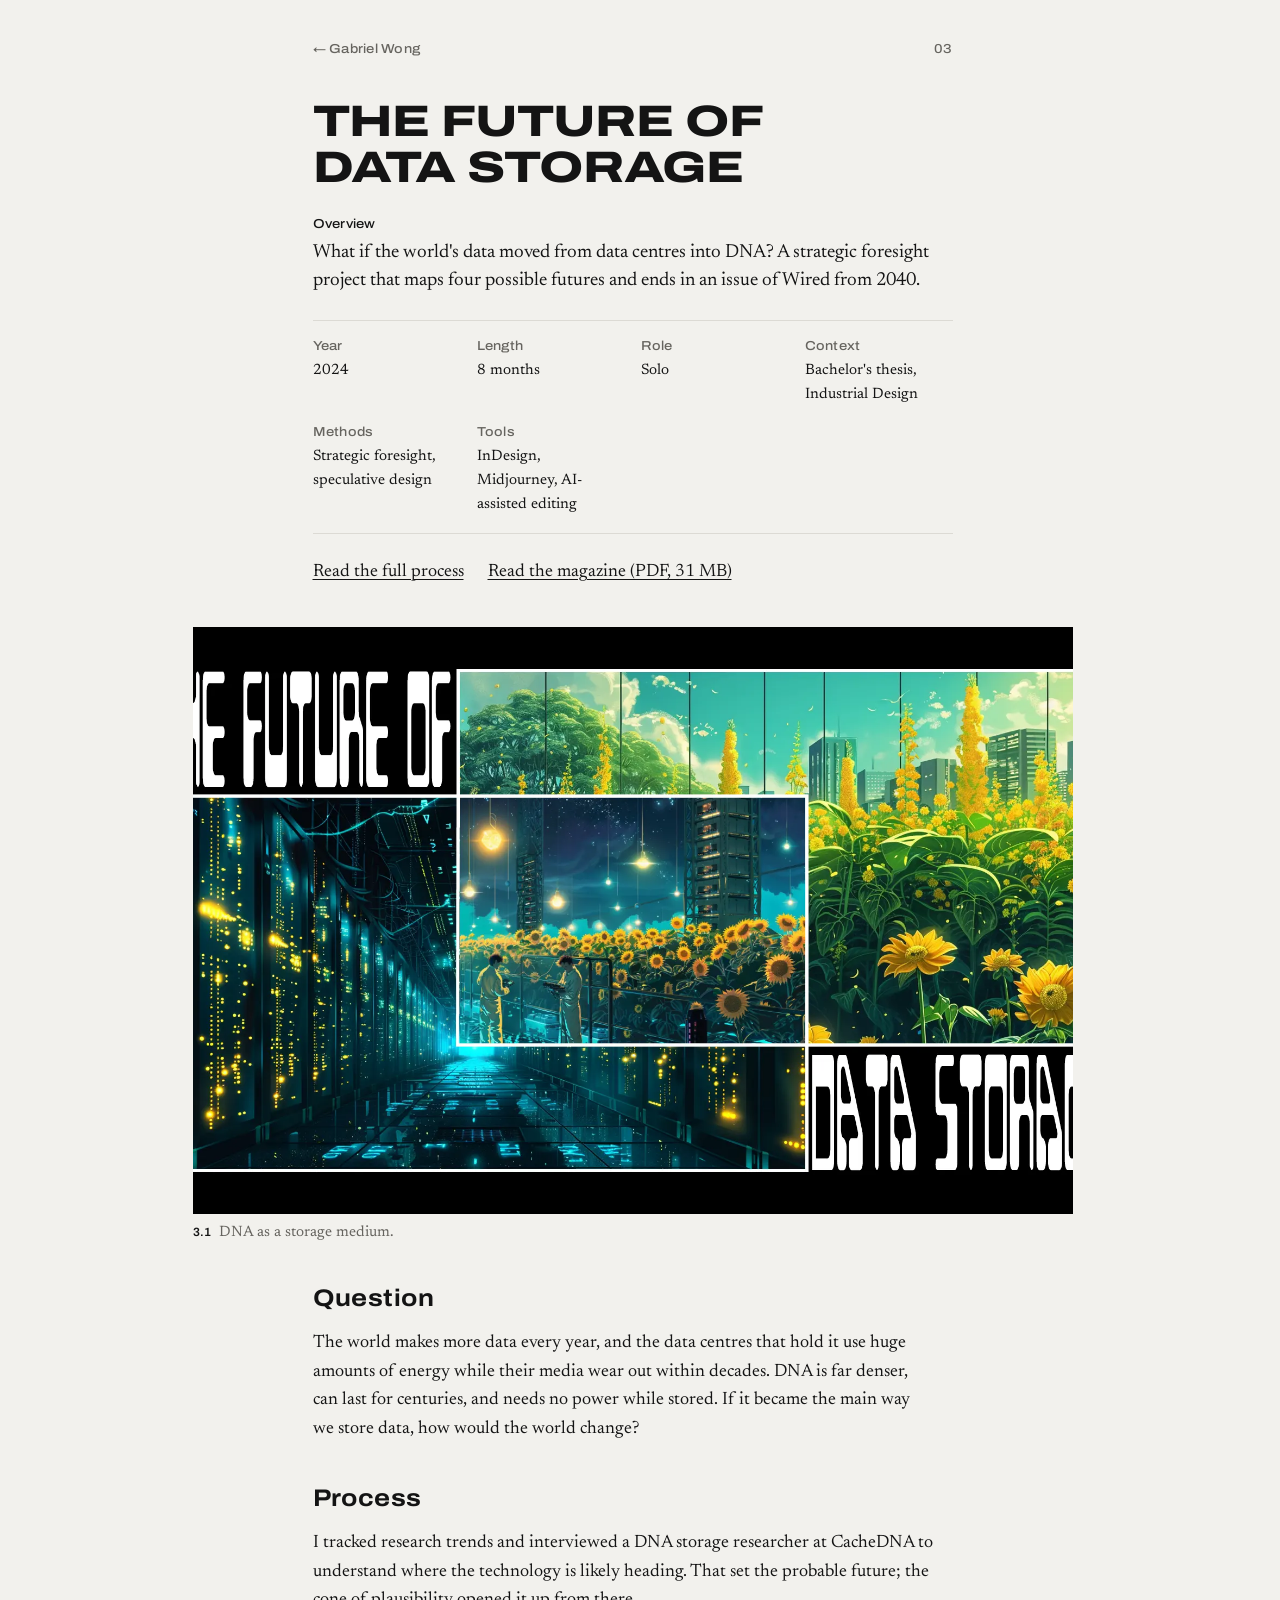
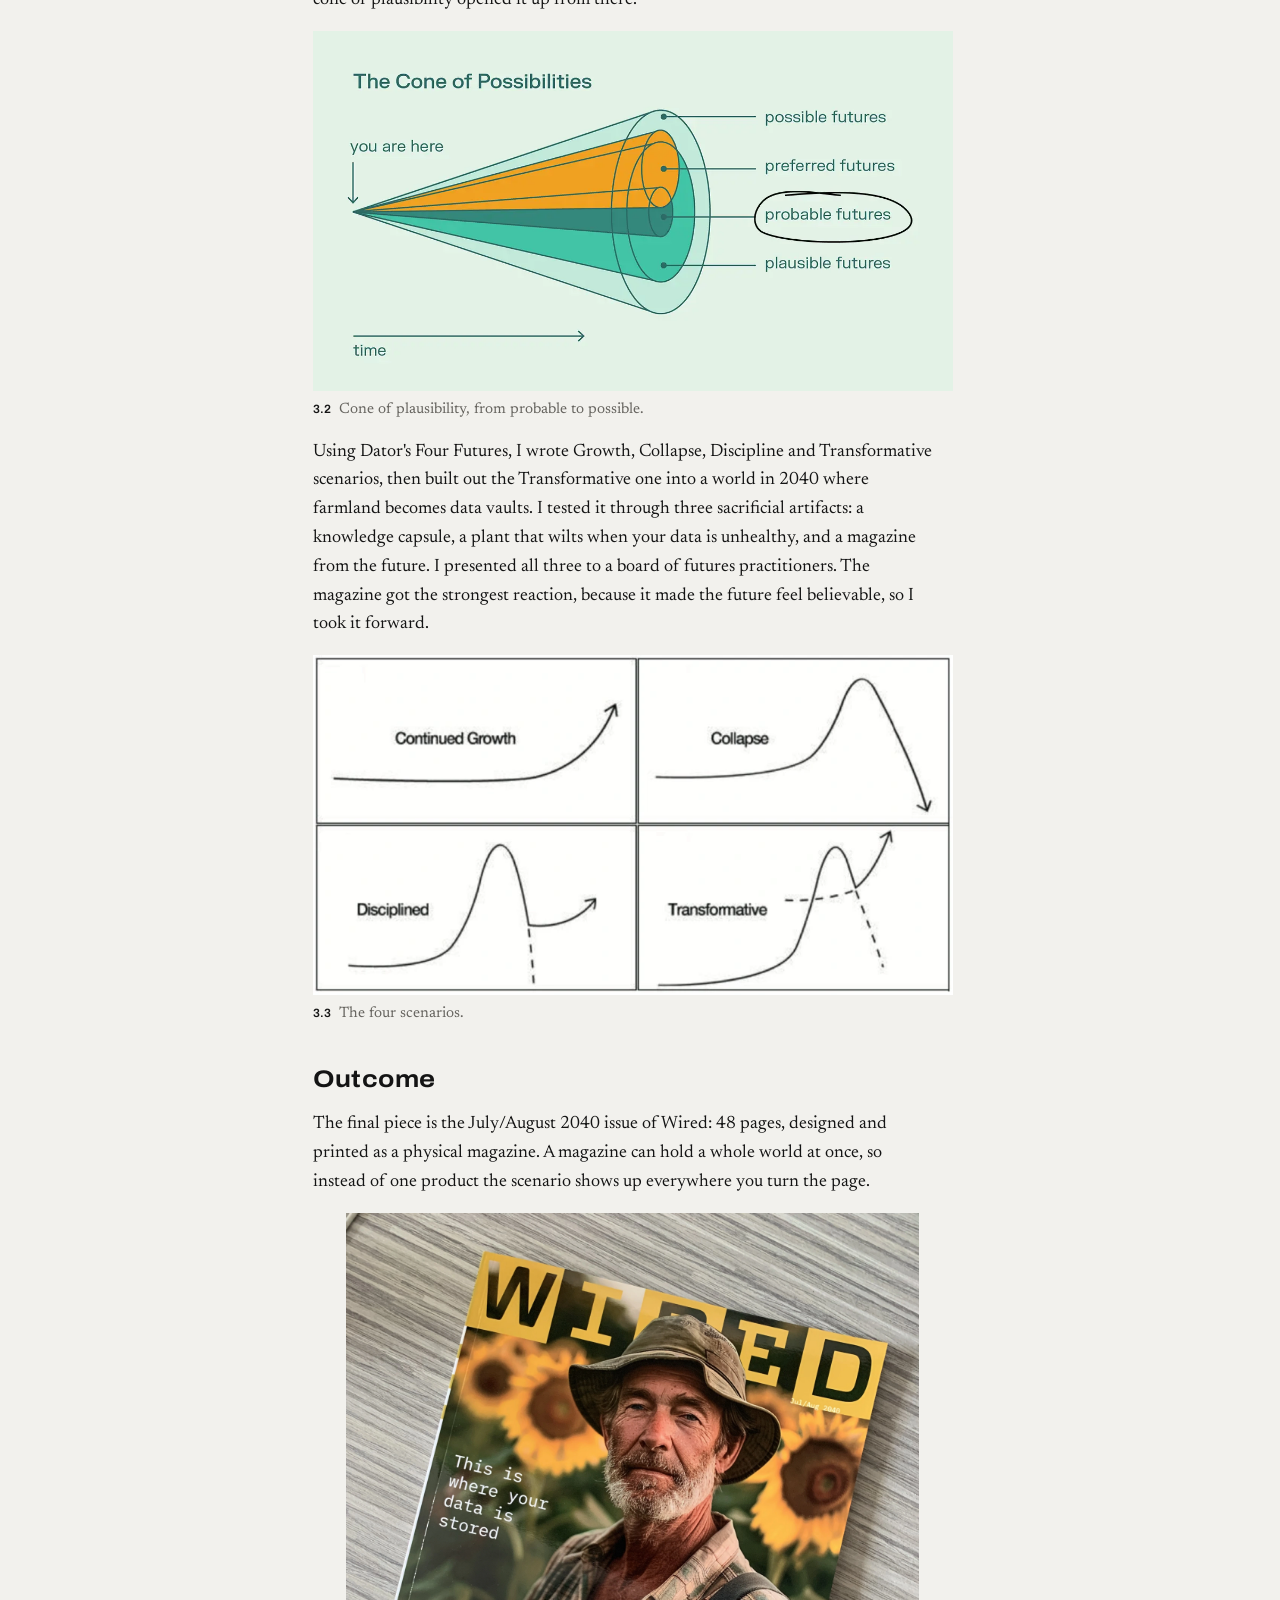
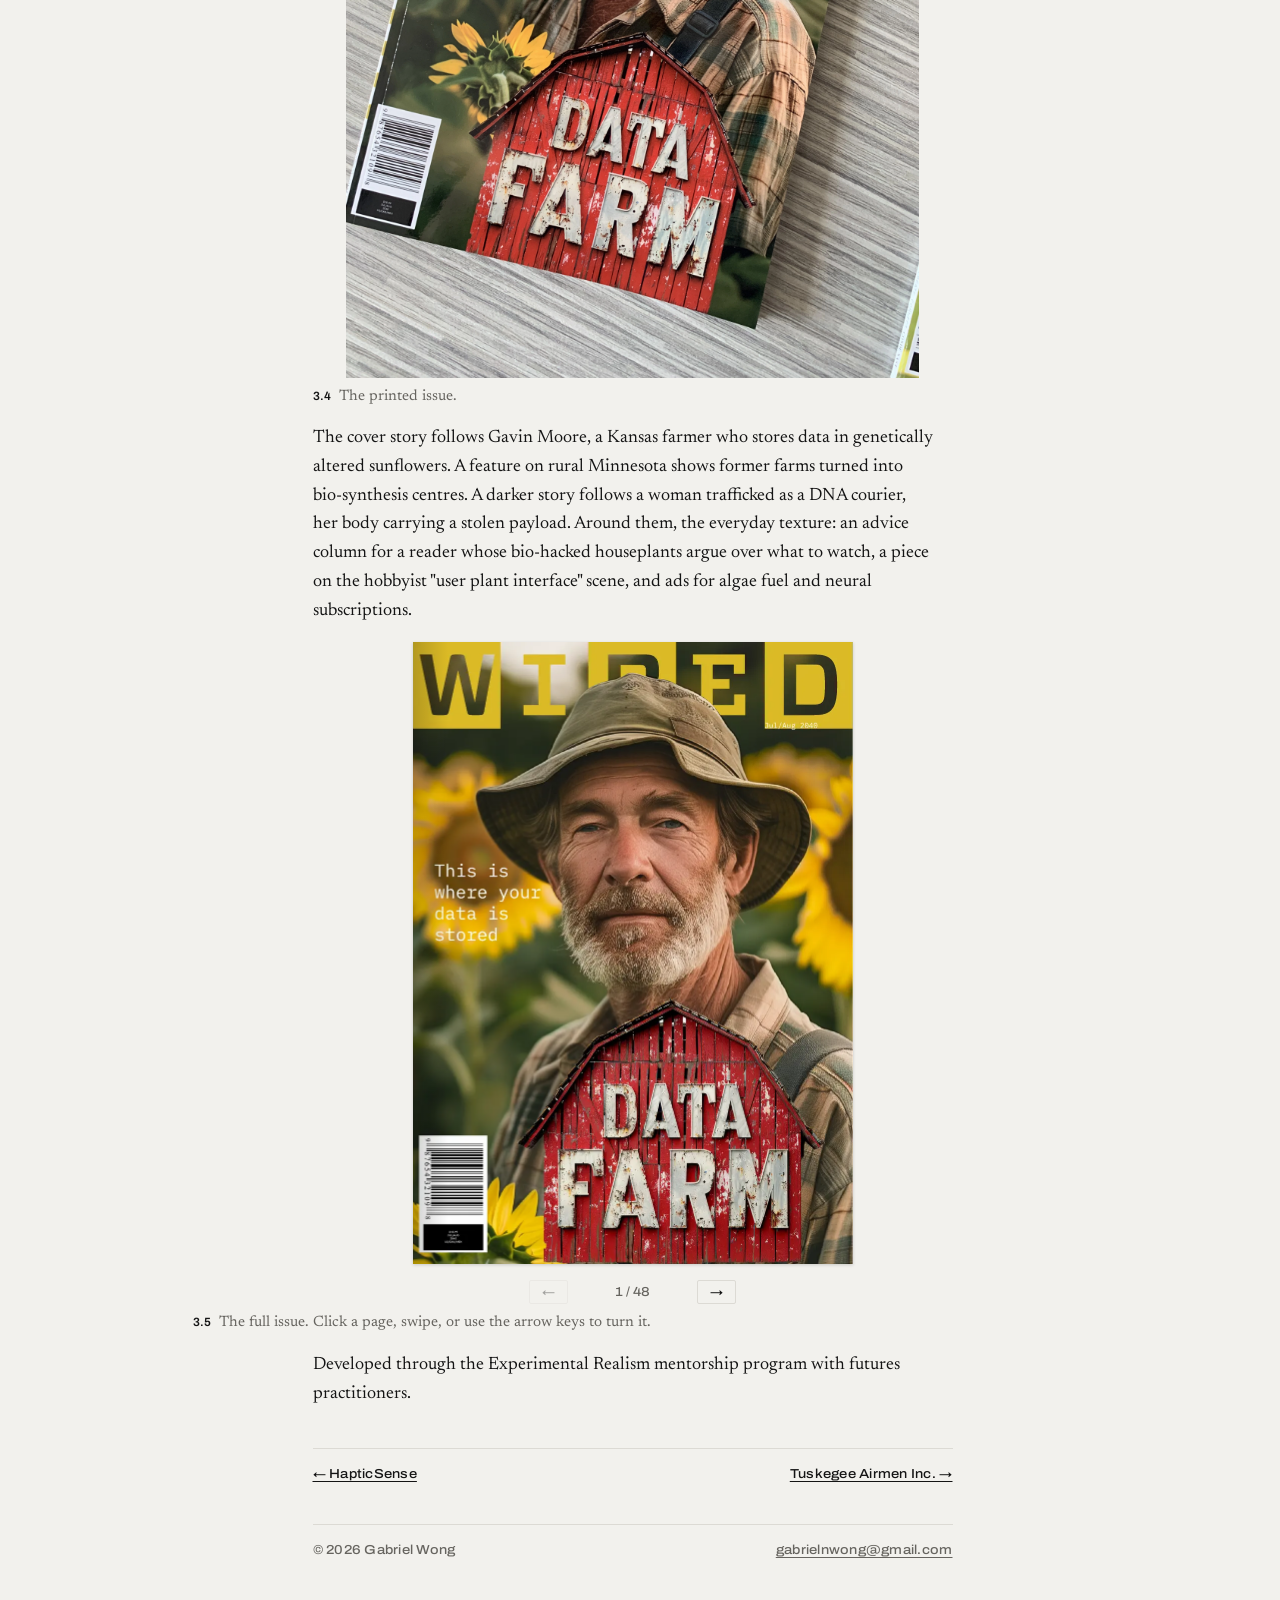
<file: the_future_of_data_storage/index.html>
<!DOCTYPE html>
<html lang="en">
  <head>
    <title>The Future of Data Storage · Gabriel Wong</title>
    <meta name="description" content="A strategic foresight project on DNA as the main medium for storing the world's data." />
    <meta charset="UTF-8" />
    <meta name="viewport" content="width=device-width, initial-scale=1.0, viewport-fit=cover" />
    <link rel="icon" href="/favicon.ico" sizes="32x32" />
    <link rel="icon" href="/favicon.svg" type="image/svg+xml" />
    <link rel="apple-touch-icon" href="/apple-touch-icon.png" />
    <meta name="theme-color" content="#f2f1ed" />
    <link rel="preconnect" href="https://fonts.googleapis.com" />
    <link rel="preconnect" href="https://fonts.gstatic.com" crossorigin />
    <link
      href="https://fonts.googleapis.com/css2?family=Archivo:wdth,wght@62..125,400..800&family=Newsreader:ital,opsz,wght@0,6..72,400..600;1,6..72,400&display=swap"
      rel="stylesheet"
    />
    <link rel="stylesheet" href="/css/site.css" />
    <link rel="stylesheet" href="/css/flipbook.css" />
  </head>
  <body>
    <a class="skip-link ui" href="#main">Skip to content</a>
    <div class="page">
      <header class="site-header ui">
        <a href="/">← Gabriel Wong</a>
        <span>03</span>
      </header>

      <main id="main" class="page">
        <section class="case-head">
          <h1>The Future of Data Storage</h1>
          <div class="abstract">
            <span class="ui label">Overview</span>
            <p>
              What if the world's data moved from data centres into DNA? A strategic foresight project that maps four possible futures and ends in an issue of Wired from 2040.
            </p>
          </div>
          <dl class="facts">
            <div><dt class="ui">Year</dt><dd>2024</dd></div>
            <div><dt class="ui">Length</dt><dd>8 months</dd></div>
            <div><dt class="ui">Role</dt><dd>Solo</dd></div>
            <div><dt class="ui">Context</dt><dd>Bachelor's thesis, Industrial Design</dd></div>
            <div><dt class="ui">Methods</dt><dd>Strategic foresight, speculative design</dd></div>
            <div><dt class="ui">Tools</dt><dd>InDesign, Midjourney, AI-assisted editing</dd></div>
          </dl>
          <p class="further">
            <a href="/the_future_of_data_storage/full/">Read the full process</a>
            <a href="/assets/images/dna/mag.pdf">Read the magazine (PDF, 31 MB)</a>
          </p>
        </section>

        <figure class="fig wide hero">
          <img src="/assets/images/dna/data-hero.webp" alt="Speculative illustration of DNA data storage" width="1920" height="1080" />
          <figcaption><b>3.1</b>DNA as a storage medium.</figcaption>
        </figure>

        <section class="section">
          <h2 class="ui">Question</h2>
          <p>
            The world makes more data every year, and the data centres that hold it use huge amounts of energy while their media wear out within decades. DNA is far denser, can last for centuries, and needs no power while stored. If it became the main way we store data, how would the world change?
          </p>
        </section>
        <section class="section">
          <h2 class="ui">Process</h2>
          <p>
            I tracked research trends and interviewed a DNA storage researcher at CacheDNA to understand where the technology is likely heading. That set the probable future; the cone of plausibility opened it up from there.
          </p>
        <figure class="fig">
          <img src="/assets/images/dna/cone.webp" alt="Cone of plausibility diagram" loading="lazy" width="1202" height="676" />
          <figcaption><b>3.2</b>Cone of plausibility, from probable to possible.</figcaption>
        </figure>
          <p>
            Using Dator's Four Futures, I wrote Growth, Collapse, Discipline and Transformative scenarios, then built out the Transformative one into a world in 2040 where farmland becomes data vaults. I tested it through three sacrificial artifacts: a knowledge capsule, a plant that wilts when your data is unhealthy, and a magazine from the future. I presented all three to a board of futures practitioners. The magazine got the strongest reaction, because it made the future feel believable, so I took it forward.
          </p>
        <figure class="fig">
          <img src="/assets/images/dna/dators.webp" alt="Dator's Four Futures framework" loading="lazy" width="850" height="451" />
          <figcaption><b>3.3</b>The four scenarios.</figcaption>
        </figure>
        </section>
        <section class="section">
          <h2 class="ui">Outcome</h2>
          <p>
            The final piece is the July/August 2040 issue of Wired: 48 pages,
            designed and printed as a physical magazine. A magazine
            can hold a whole world at once, so instead of one product the
            scenario shows up everywhere you turn the page.
          </p>
        <figure class="fig">
          <img src="/assets/images/dna/mag-real.webp" alt="The printed magazine" loading="lazy" width="3024" height="4032" />
          <figcaption><b>3.4</b>The printed issue.</figcaption>
        </figure>
          <p>
            The cover story follows Gavin Moore, a Kansas farmer who stores
            data in genetically altered sunflowers. A feature on rural
            Minnesota shows former farms turned into bio-synthesis centres.
            A darker story follows a woman trafficked as a DNA courier, her
            body carrying a stolen payload. Around them, the everyday texture:
            an advice column for a reader whose bio-hacked houseplants argue
            over what to watch, a piece on the hobbyist "user plant
            interface" scene, and ads for algae fuel and neural
            subscriptions.
          </p>
        <figure class="fig wide">
          <div class="flipbook" data-pages="48" data-src="/assets/images/dna/mag/p{n}.webp" tabindex="0" aria-label="Magazine reader. Use the left and right arrow keys to turn pages.">
            <div class="mag-stage">
              <div class="mag-book">
                <div class="mag-page mag-left is-blank"><img alt="" /></div>
                <div class="mag-page mag-right"><img src="/assets/images/dna/mag/p01.webp" alt="Page 1" width="880" height="1245" /></div>
              </div>
            </div>
            <div class="mag-controls">
              <button type="button" class="mag-prev" aria-label="Previous page">←</button>
              <span class="mag-count" aria-live="polite">1 / 48</span>
              <button type="button" class="mag-next" aria-label="Next page">→</button>
            </div>
          </div>
          <figcaption><b>3.5</b>The full issue. Click a page, swipe, or use the arrow keys to turn it.</figcaption>
        </figure>
          <p>
            Developed through the Experimental Realism mentorship program with futures practitioners.
          </p>
        </section>

        <nav class="next ui" aria-label="More projects">
          <a href="/hapticsense/">← HapticSense</a>
          <a href="/tai/">Tuskegee Airmen Inc. →</a>
        </nav>
      </main>

      <footer class="site-footer ui">
        <span>© 2026 Gabriel Wong</span>
        <a href="mailto:gabrielnwong@gmail.com">gabrielnwong@gmail.com</a>
      </footer>
    </div>
    <script src="/js/flipbook.js" defer></script>
  </body>
</html>
</file>
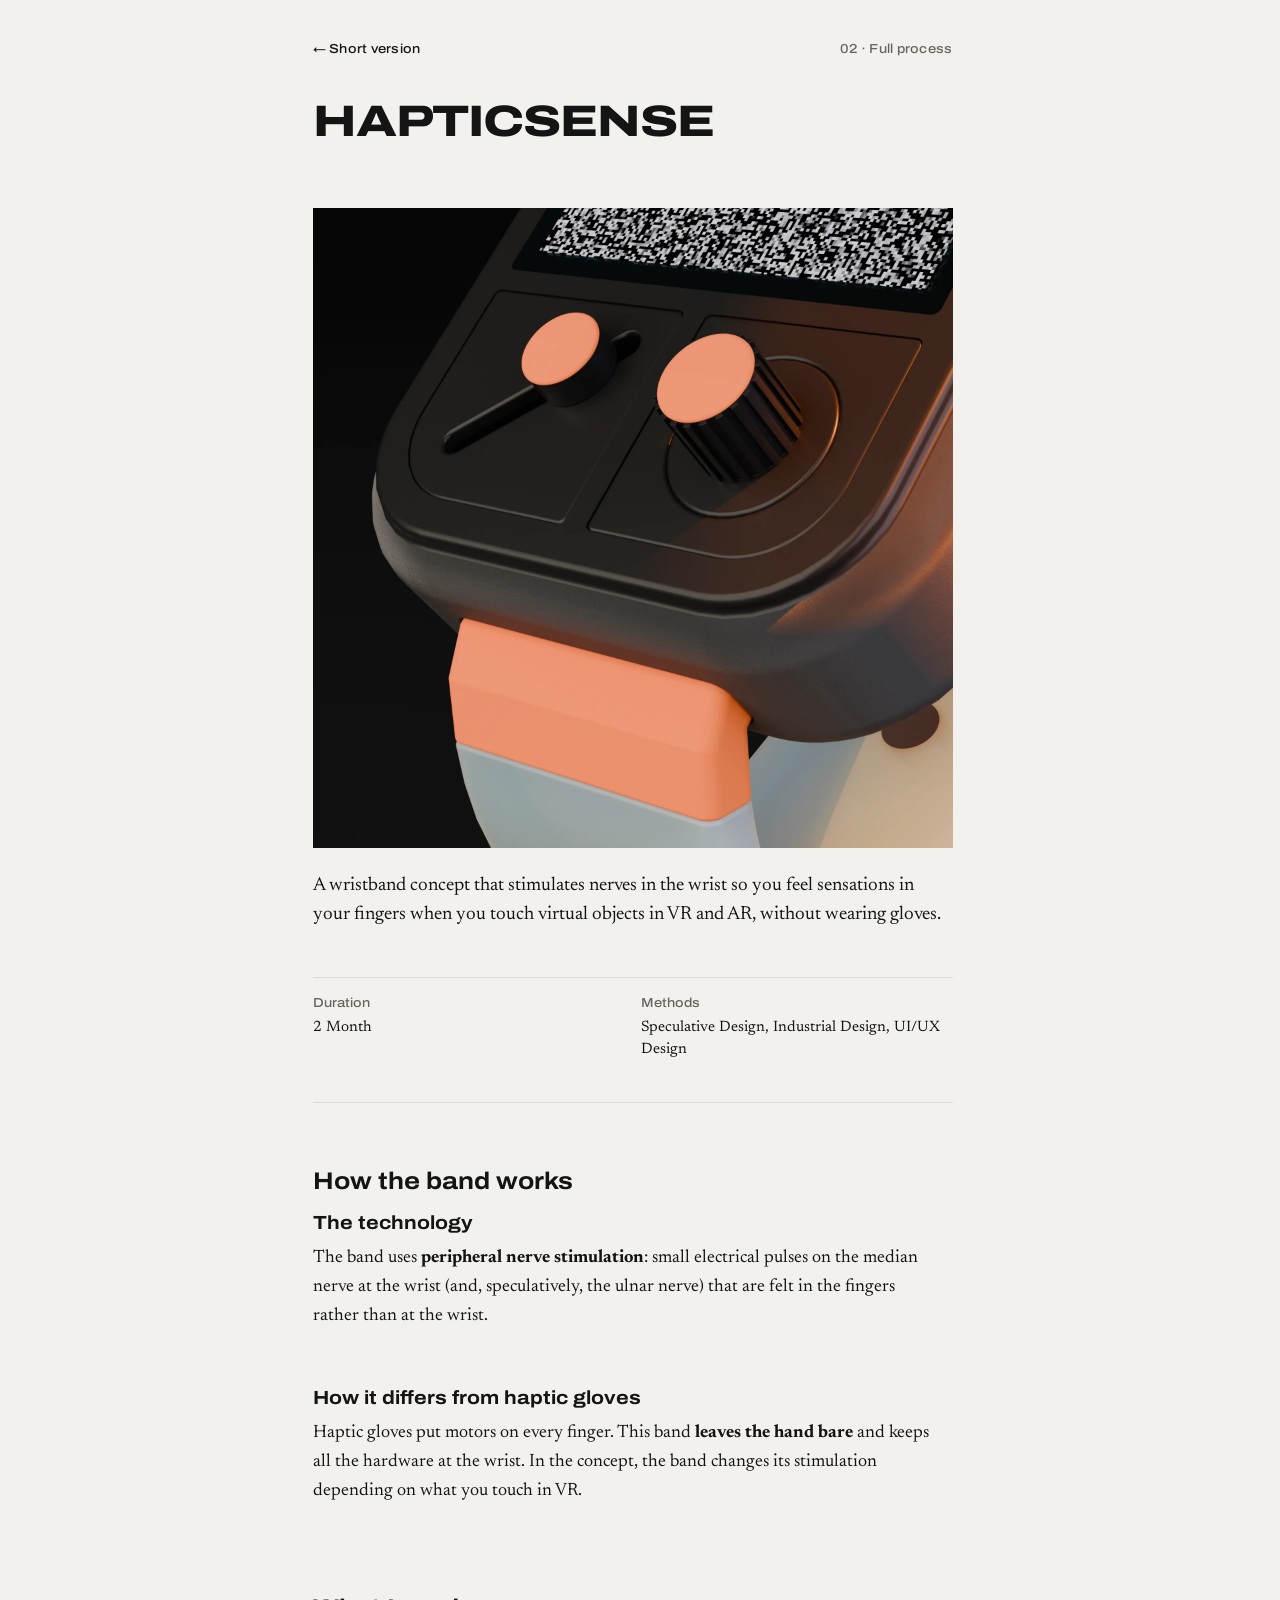
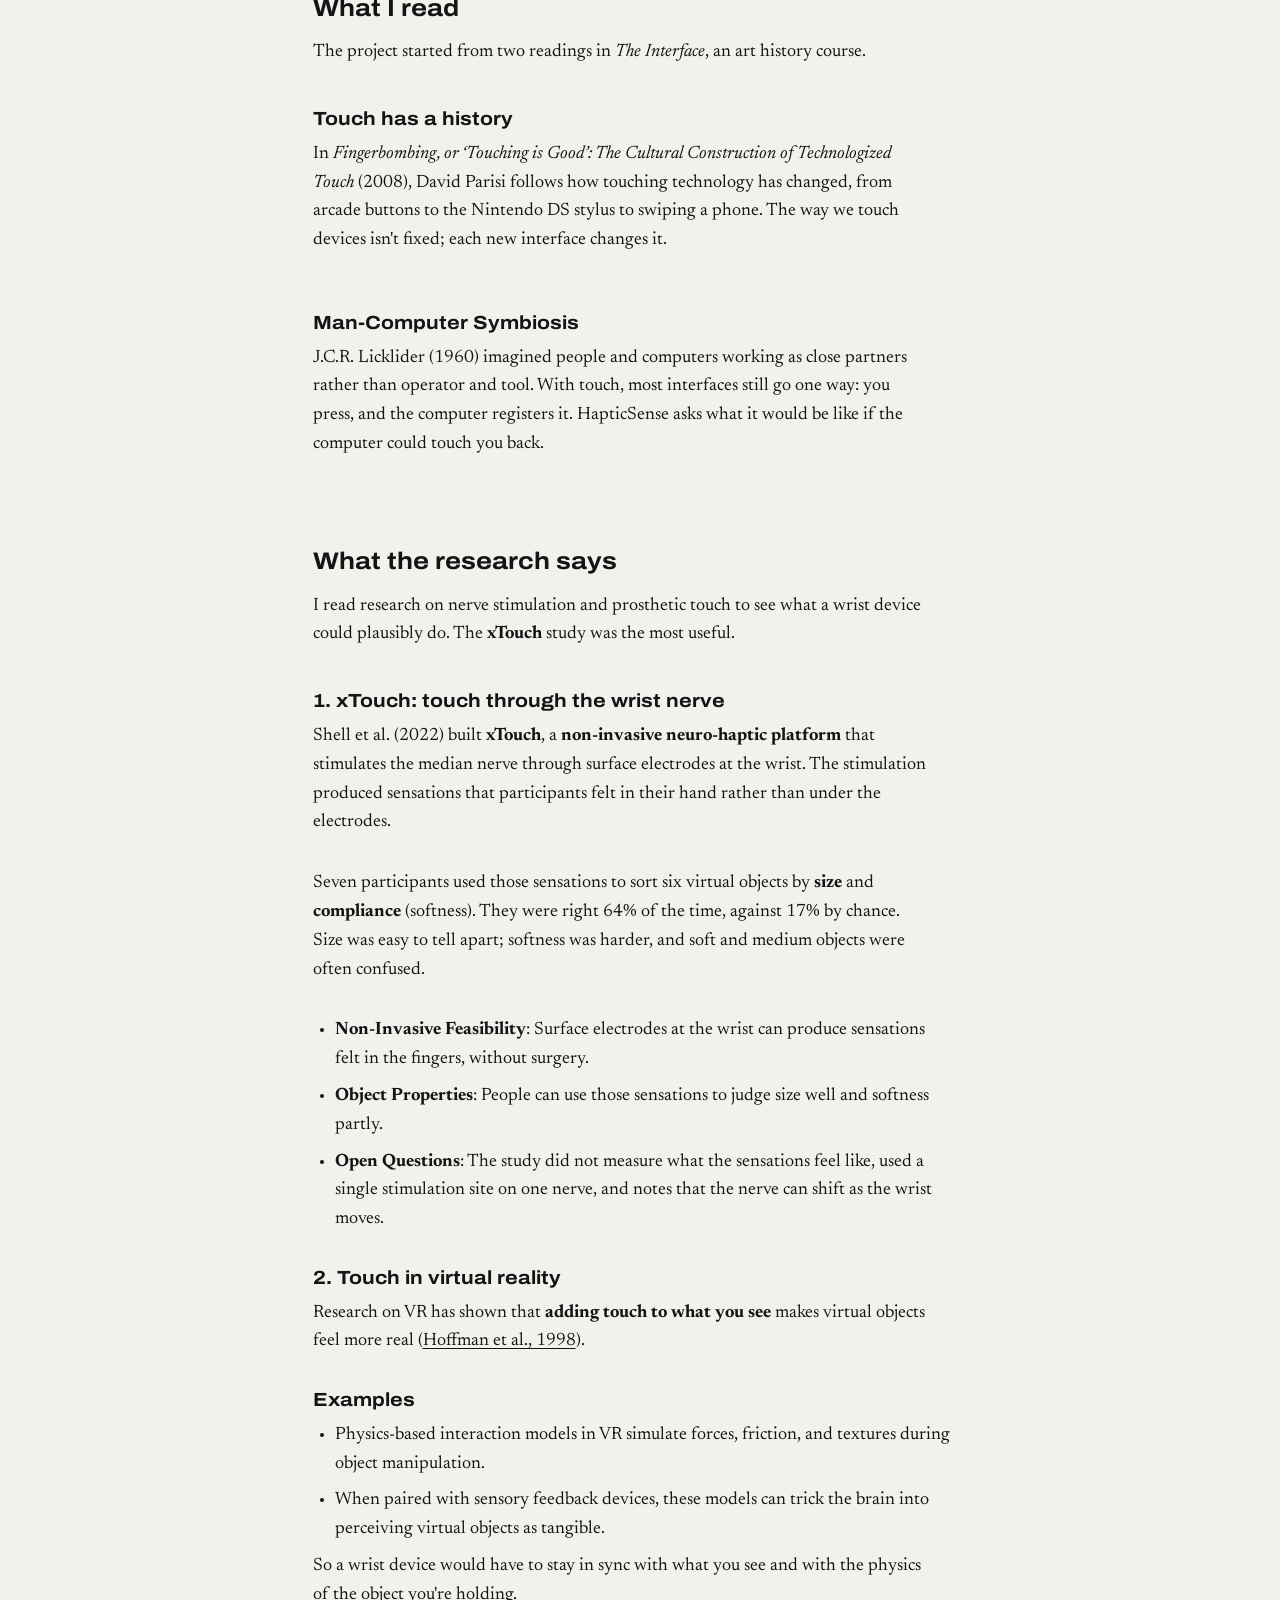
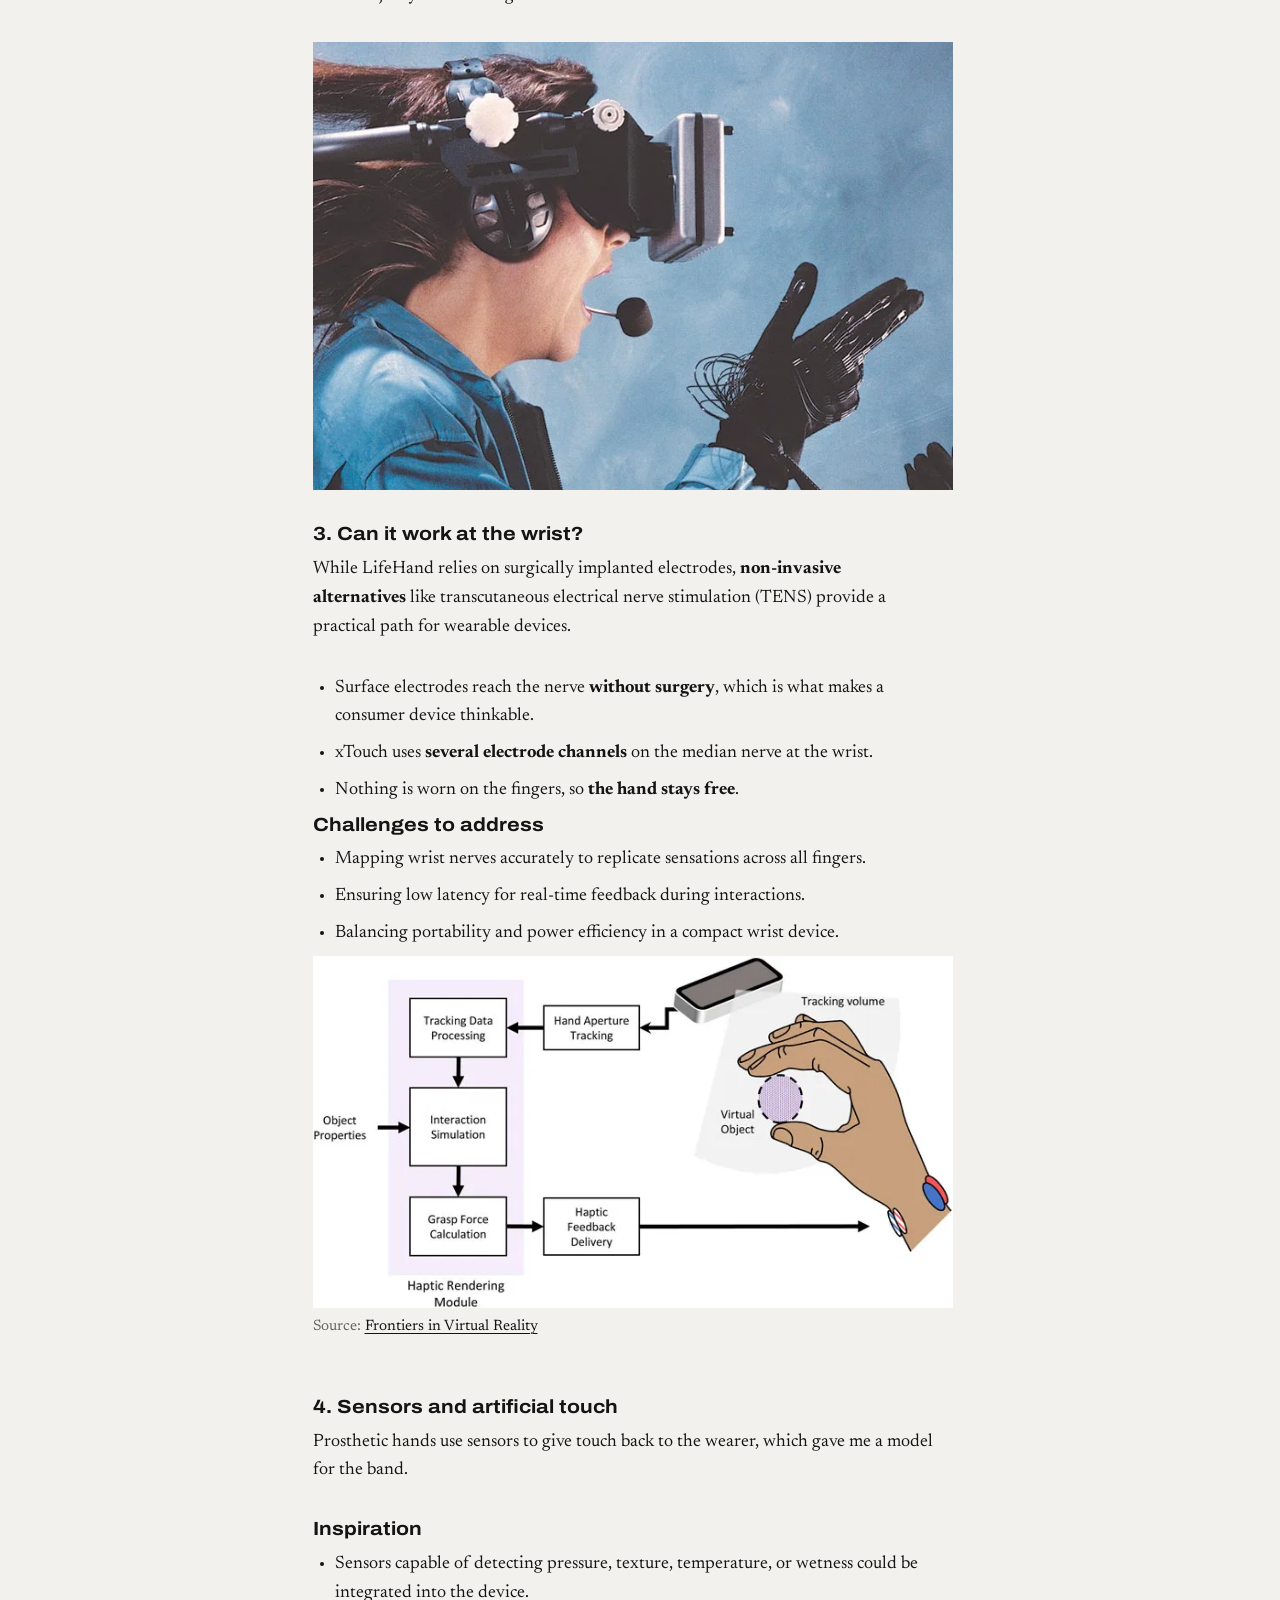
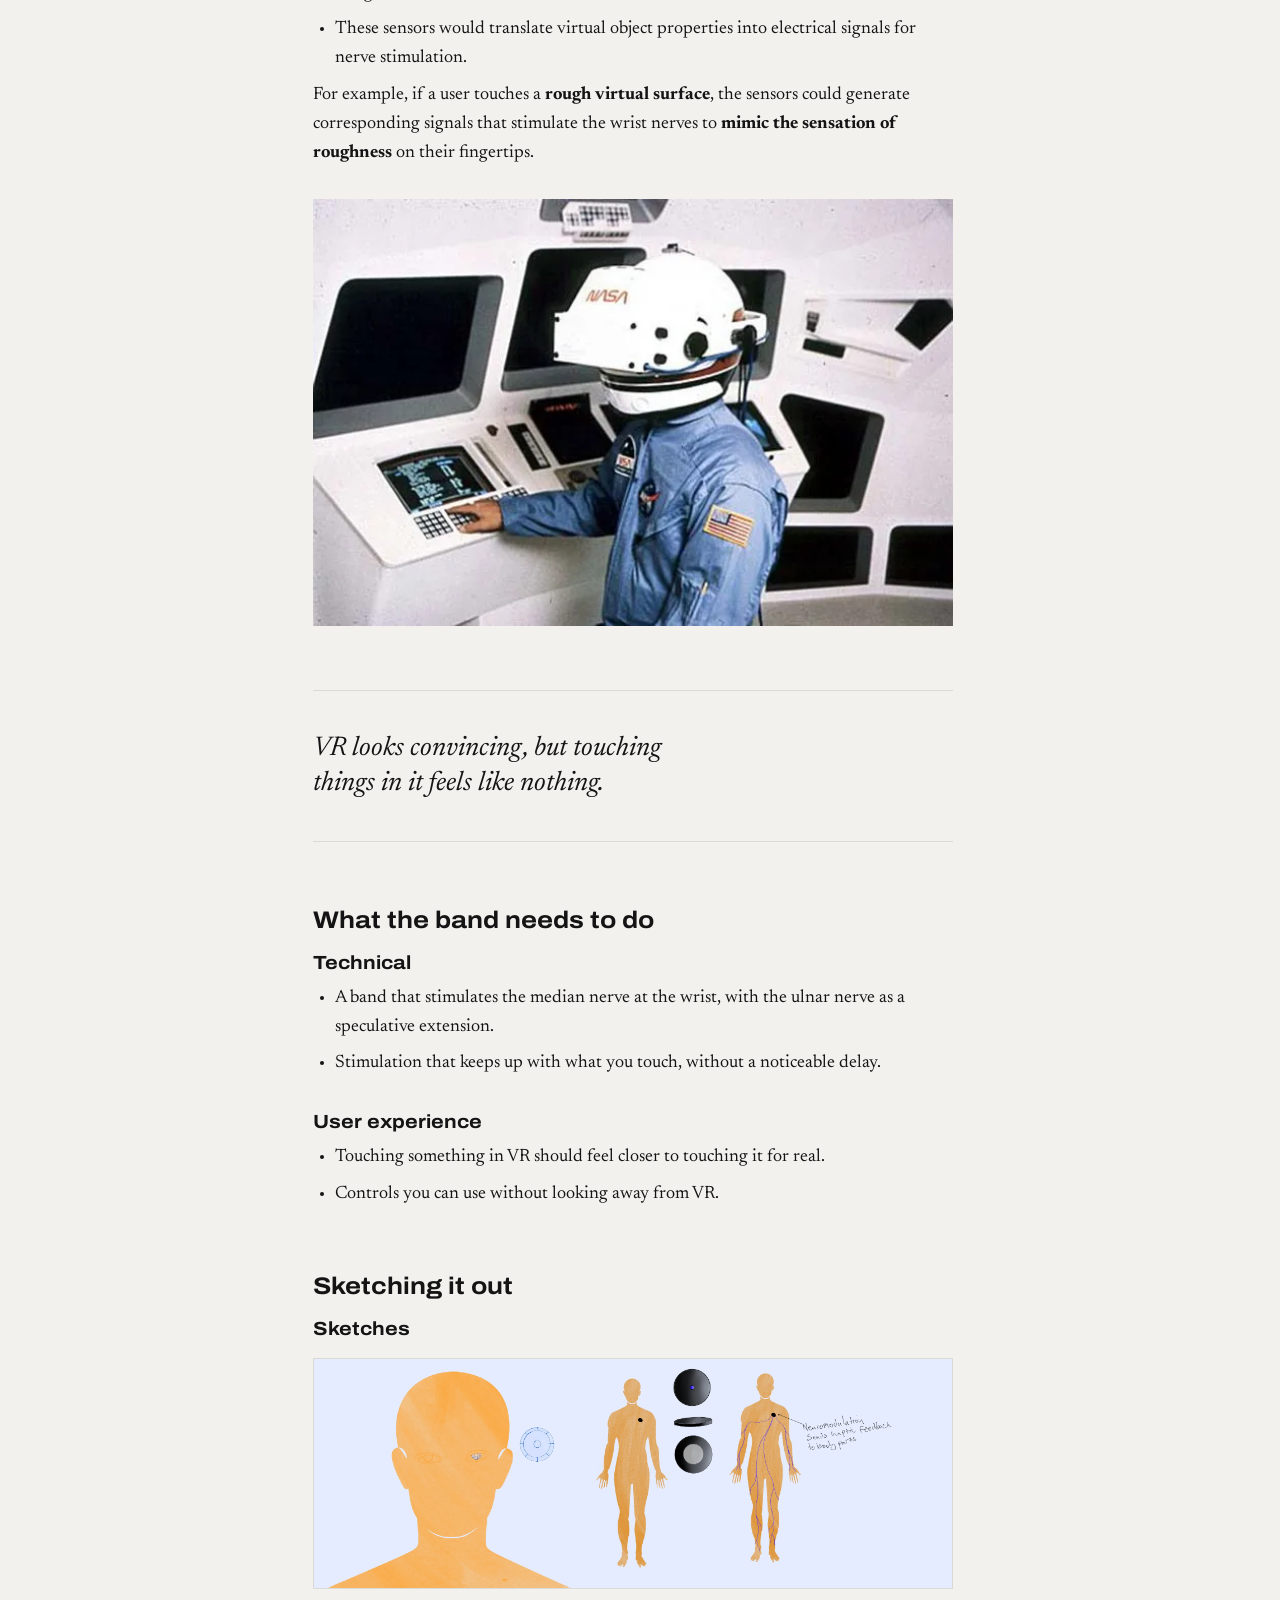
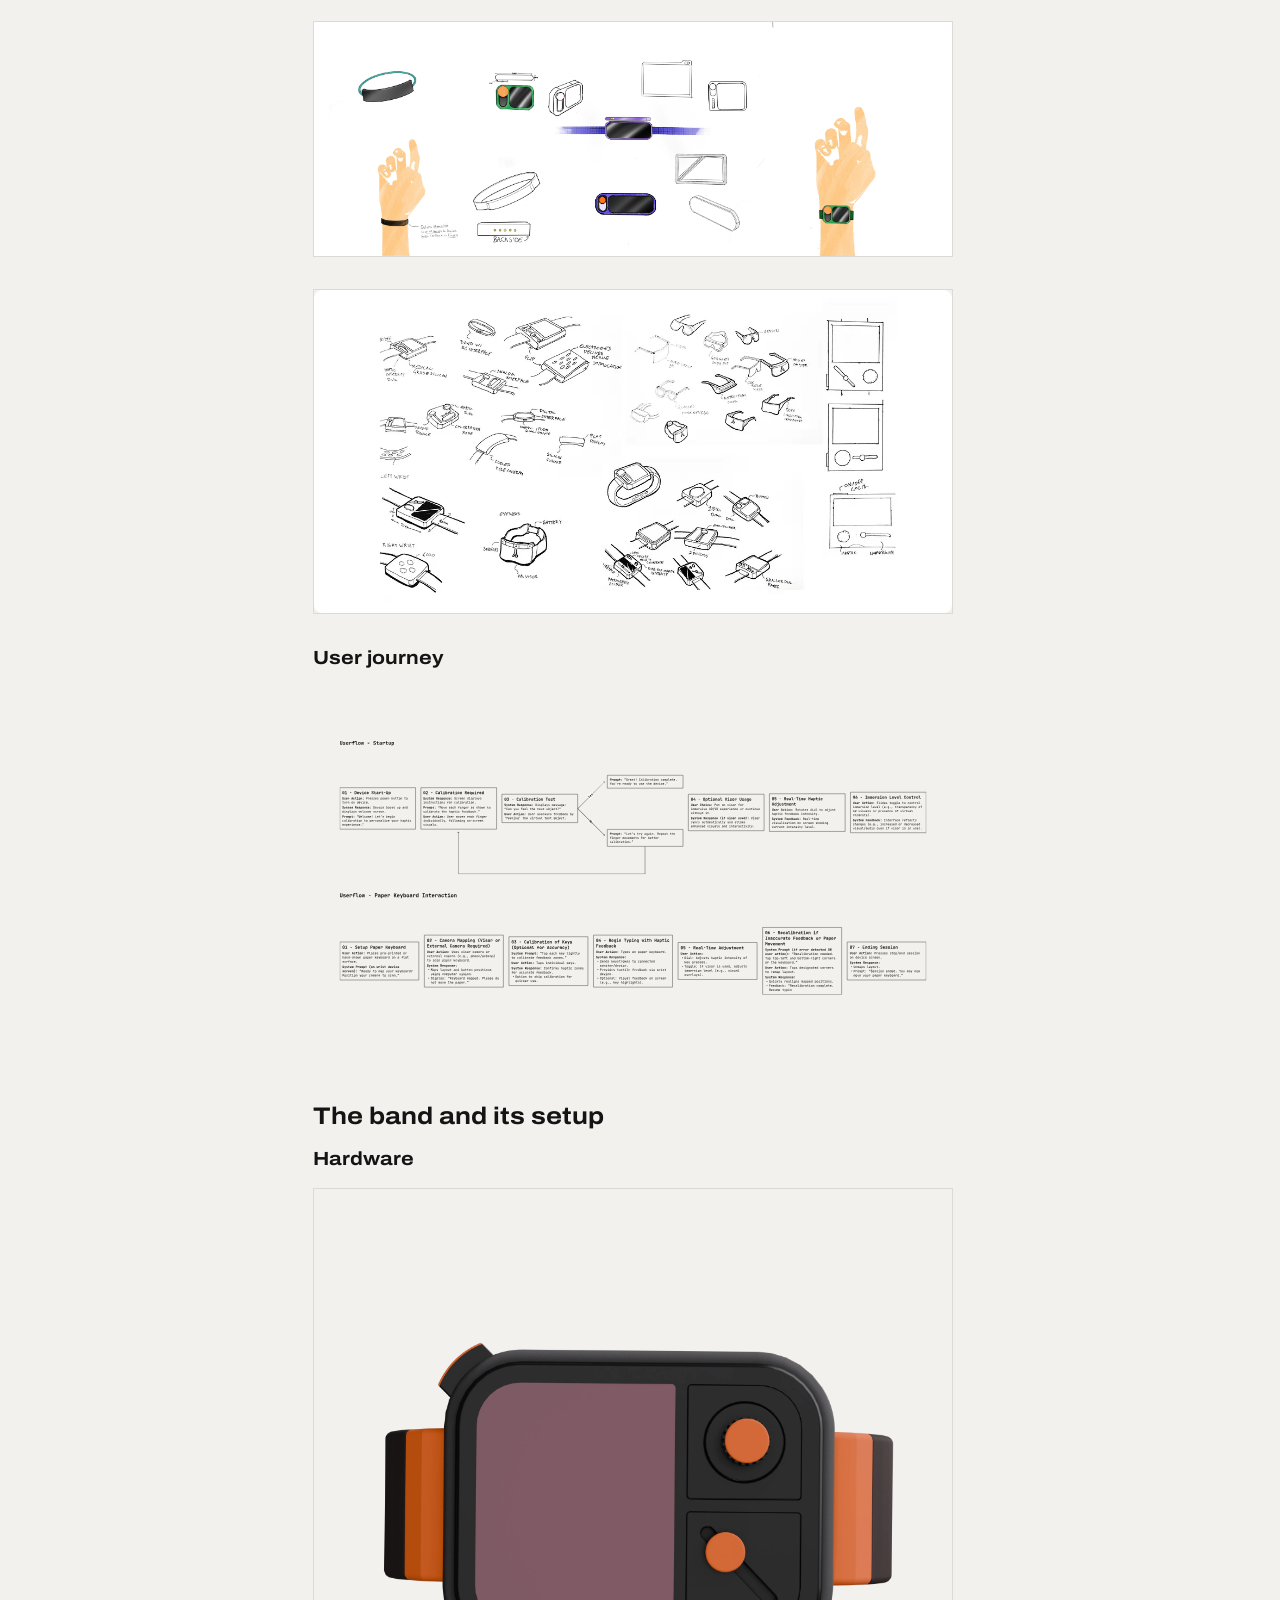
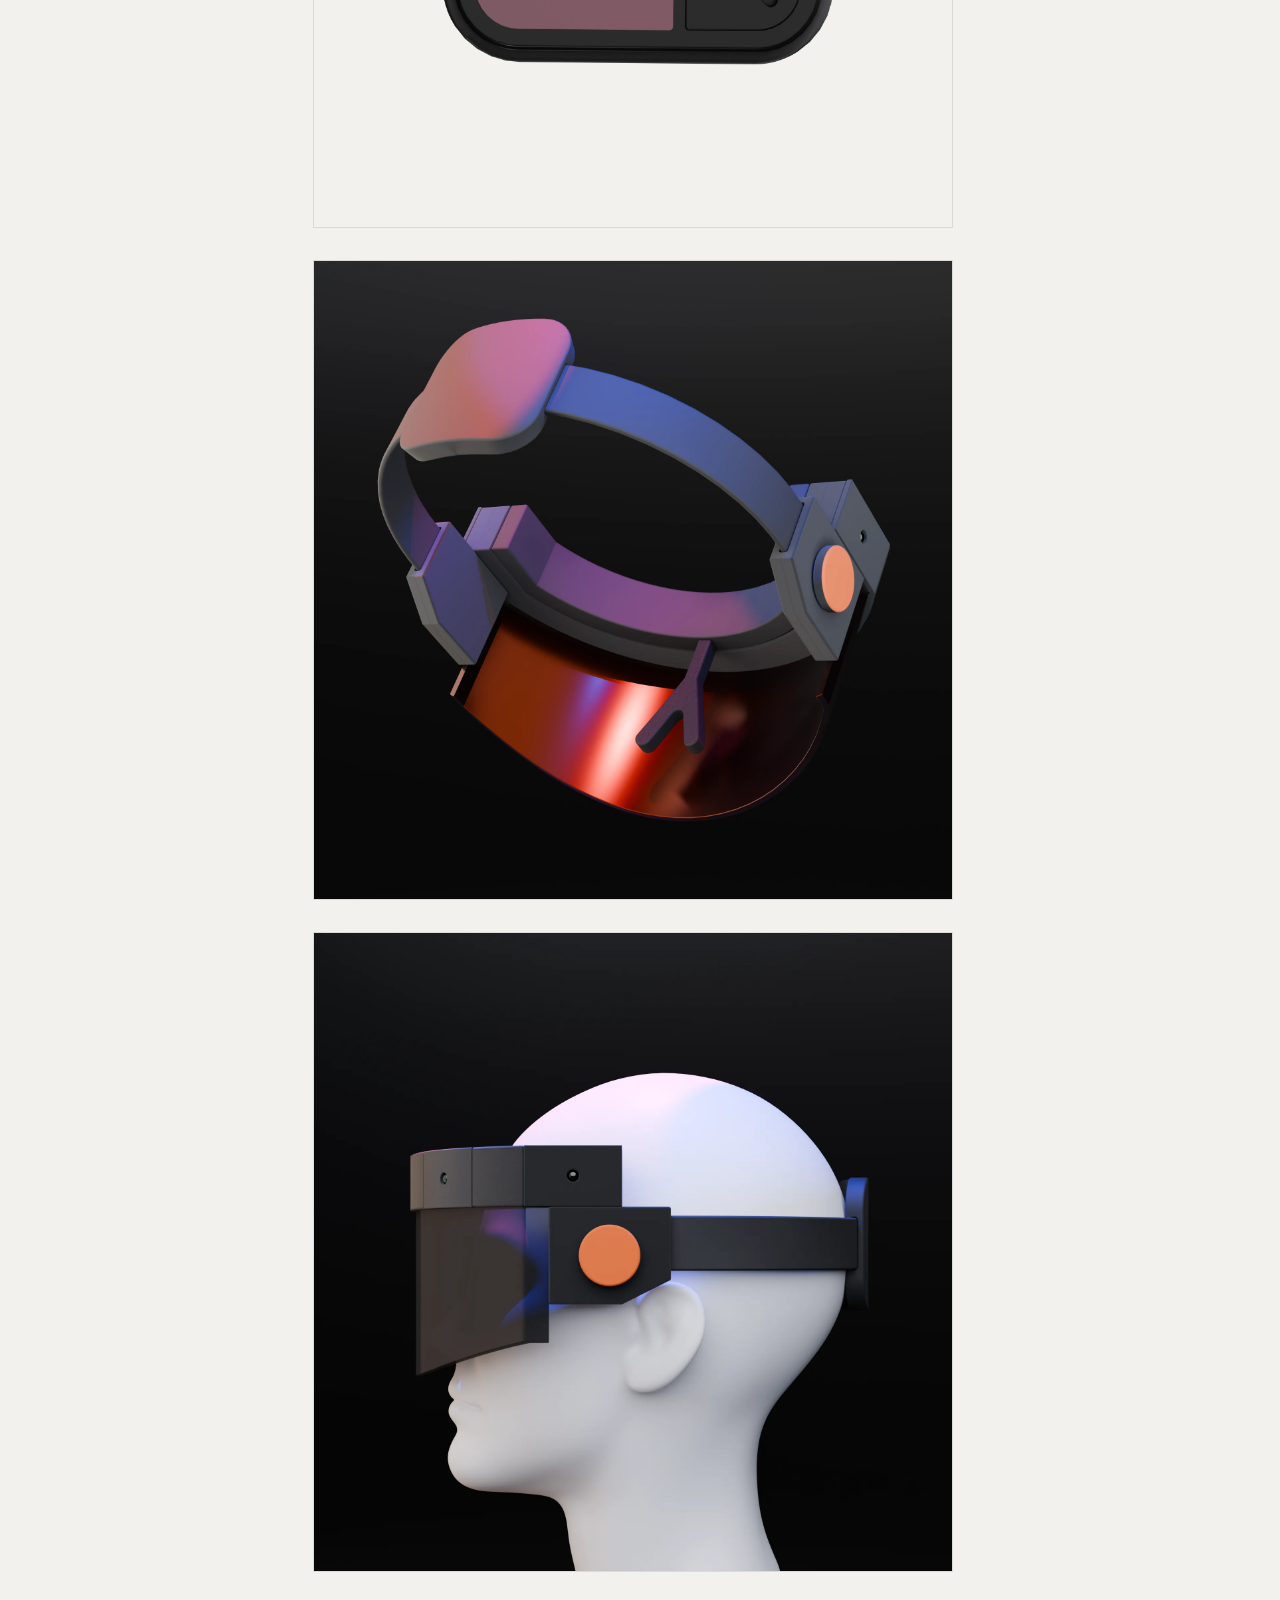
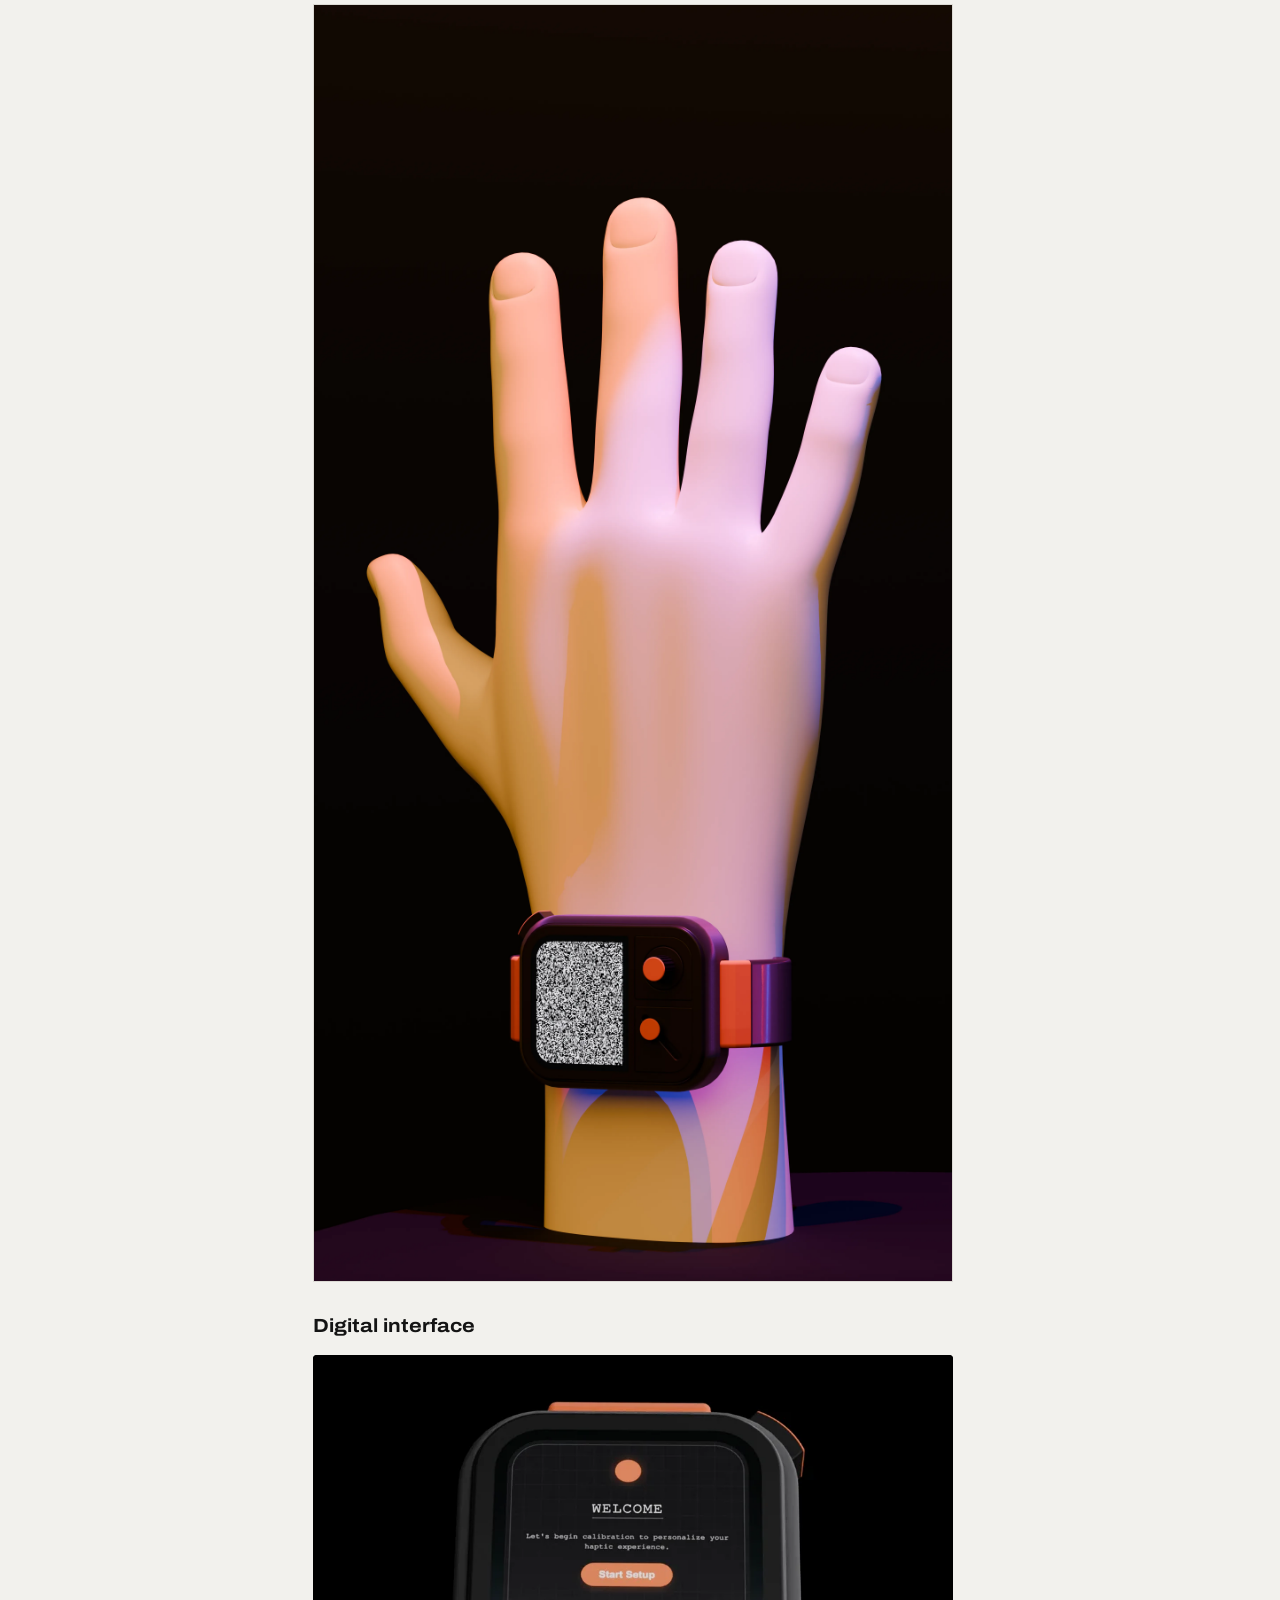
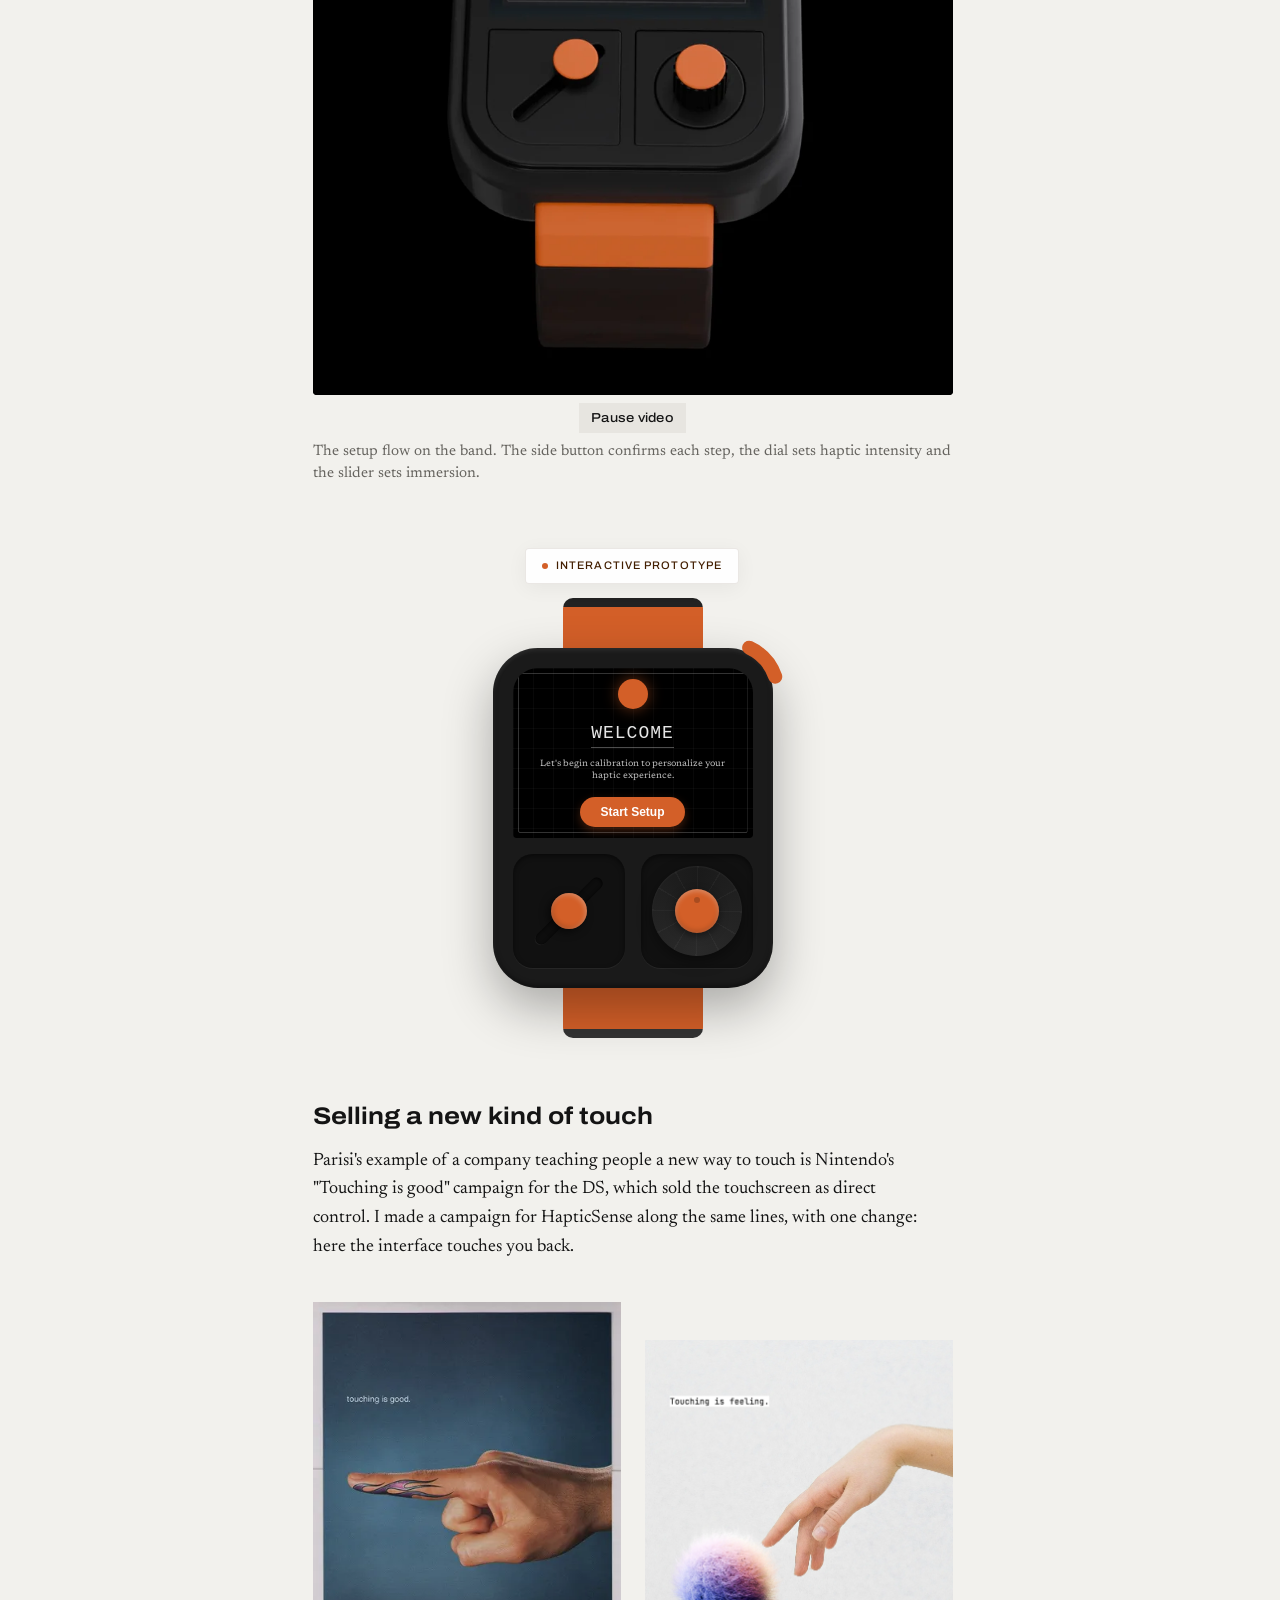
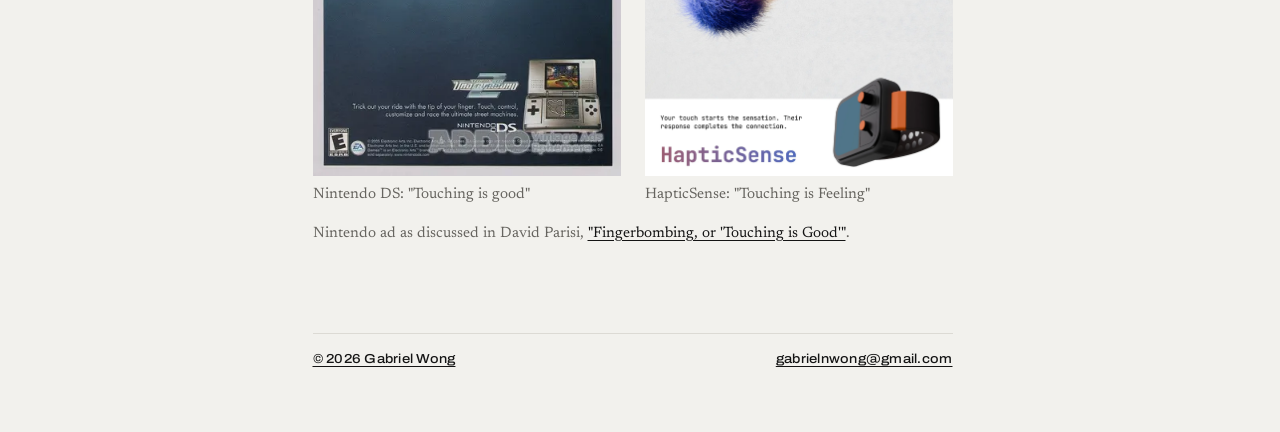
<file: hapticsense/full/index.html>
<!DOCTYPE html>
<html lang="en">
  <head>
    <meta charset="UTF-8" />
    <meta name="viewport" content="width=device-width, initial-scale=1.0, viewport-fit=cover" />
    <link rel="icon" href="/favicon.ico" sizes="32x32" />
    <link rel="icon" href="/favicon.svg" type="image/svg+xml" />
    <link rel="apple-touch-icon" href="/apple-touch-icon.png" />
    <meta name="theme-color" content="#f2f1ed" />
    <title>HapticSense</title>

    <!-- Site styles (case-study) -->
    <link rel="stylesheet" href="/css/site.css" />
    <link rel="stylesheet" href="/css/hapticsense-utils.css" />
    <link rel="stylesheet" href="/css/hapticsense-ui.css" />

    <!-- Scripts -->
    <script src="/js/case-study-navigation.js" defer></script>
    <script src="/js/hapticsense-ui.js" defer></script>

    <!-- Fonts (case-study pair) -->
    <link rel="preconnect" href="https://fonts.googleapis.com" />
    <link rel="preconnect" href="https://fonts.gstatic.com" crossorigin />
    <link
      href="https://fonts.googleapis.com/css2?family=Archivo:wdth,wght@62..125,400..800&family=Newsreader:ital,opsz,wght@0,6..72,400..600;1,6..72,400&display=swap"
      rel="stylesheet"
    />
    <link rel="stylesheet" href="/css/full.css" />
  </head>
  <body id="top" class="hs-body case-study full">
    <a class="skip-link ui" href="#main">Skip to content</a>
    <header class="site-header ui">
      <a href="/hapticsense/">← Short version</a>
      <span>02 · Full process</span>
    </header>
    <main id="main" class="case-study">
      <h1>HapticSense</h1>
      <section class="hero">
        <figure class="hero-figure">
          <img
            class="hero-img"
            src="/assets/images/hapticsense/haptic-28.webp"
            alt="HapticSense wrist-worn haptic feedback device prototype" width="1920" height="1920" />
        </figure>

        <div class="hero-overview">
          <p class="lede">
            A wristband concept that stimulates nerves in the wrist so you feel sensations in your fingers when you touch virtual objects in VR and AR, without wearing gloves.
          </p>
          <div class="hero-overview-details">
            <div class="detail">
              <h2>Duration</h2>
              <p>2 Month</p>
            </div>
            <div class="detail">
              <h2>Methods</h2>
              <p>Speculative Design, Industrial Design, UI/UX Design</p>
            </div>
          </div>
        </div>
      </section>
      <section>
        <h2>How the band works</h2>
        <div class="header-p-container">
          <h3>The technology</h3>
          <p>
            The band uses <strong>peripheral nerve stimulation</strong>: small electrical pulses on the median nerve at the wrist (and, speculatively, the ulnar nerve) that are felt in the fingers rather than at the wrist.
          </p>
        </div>
        <div class="header-p-container">
          <h3>How it differs from haptic gloves</h3>
          <p>
            Haptic gloves put motors on every finger. This band <strong>leaves the hand bare</strong> and keeps all the hardware at the wrist. In the concept, the band changes its stimulation depending on what you touch in VR.
          </p>
        </div>
      </section>
      <section>
        <h2>What I read</h2>
        <p>
          The project started from two readings in <em>The Interface</em>, an
          art history course.
        </p>

        <div class="header-p-container">
          <h3>Touch has a history</h3>
          <p>
            In <em>Fingerbombing, or ‘Touching is Good’: The Cultural
            Construction of Technologized Touch</em> (2008), David
            Parisi follows how touching technology has changed, from arcade
            buttons to the Nintendo DS stylus to swiping a phone. The way we
            touch devices isn't fixed; each new interface changes it.
          </p>
        </div>

        <div class="header-p-container">
          <h3>Man-Computer Symbiosis</h3>
          <p>
            J.C.R. Licklider (1960) imagined people and computers working as
            close partners rather than operator and tool. With touch, most
            interfaces still go one way: you press, and the computer registers
            it. HapticSense asks what it would be like if the computer could
            touch you back.
          </p>
        </div>
      </section>
      <section>
        <h2>What the research says</h2>
        <p>
          I read research on nerve stimulation and prosthetic touch to see what a wrist device could plausibly do. The <strong>xTouch</strong> study was the most useful.
        </p>
        
        <div class="header-p-container">
          <h3>1. xTouch: touch through the wrist nerve</h3>
          <p>
            Shell et al. (2022) built <strong>xTouch</strong>, a
            <strong>non-invasive neuro-haptic platform</strong> that stimulates
            the median nerve through surface electrodes at the wrist. The
            stimulation produced sensations that participants felt in their
            hand rather than under the electrodes.
          </p>
          <p>
            Seven participants used those sensations to sort six virtual
            objects by <strong>size</strong> and <strong>compliance</strong>
            (softness). They were right 64% of the time, against 17% by chance.
            Size was easy to tell apart; softness was harder, and soft and
            medium objects were often confused.
          </p>
          <ul class="case-list">
            <li>
              <strong>Non-Invasive Feasibility</strong>: Surface electrodes at
              the wrist can produce sensations felt in the fingers, without surgery.
            </li>
            <li>
              <strong>Object Properties</strong>: People can use those
              sensations to judge size well and softness partly.
            </li>
            <li>
              <strong>Open Questions</strong>: The study did not measure what
              the sensations feel like, used a single stimulation site on one
              nerve, and notes that the nerve can shift as the wrist moves.
            </li>
          </ul>
        </div>

        <div class="header-p-container">
          <h3>2. Touch in virtual reality</h3>
          <p>
            Research on VR has shown that <strong>adding touch to what you see</strong> makes virtual objects feel more real (<a href="https://www.researchgate.net/publication/226905855_Physically_touching_and_tasting_virtual_objects_enhances_the_realism_of_virtual_experiences" target="_blank" rel="noopener">Hoffman et al., 1998<span class="visually-hidden"> (opens in new tab)</span></a>).
          </p>
          <h3>Examples</h3>
          <ul class="case-list">
            <li>
              Physics-based interaction models in VR simulate forces,
              friction, and textures during object manipulation.
            </li>
            <li>
              When paired with sensory feedback devices, these models can
              trick the brain into perceiving virtual objects as tangible.
            </li>
          </ul>
          <p>
            So a wrist device would have to stay in sync with what you see and with the physics of the object you're holding.
          </p>
          <img loading="lazy"
            src="/assets/images/hapticsense/nasa.webp"
            alt="NASA haptic feedback research demonstration" width="750" height="526" />
        </div>

        <div class="header-p-container">
          <h3>3. Can it work at the wrist?</h3>
          <p>
            While LifeHand relies on surgically implanted electrodes, <strong>non-invasive alternatives</strong> like
            transcutaneous electrical nerve stimulation (TENS) provide a practical path for wearable devices.
          </p>
          <ul class="case-list">
            <li>
              Surface electrodes reach the nerve <strong>without surgery</strong>, which is what makes a consumer device thinkable.
            </li>
            <li>
              xTouch uses <strong>several electrode channels</strong> on the median nerve at the wrist.
            </li>
            <li>
              Nothing is worn on the fingers, so <strong>the hand stays free</strong>.
            </li>
          </ul>
          <h3>Challenges to address</h3>
          <ul class="case-list">
            <li>
              Mapping wrist nerves accurately to replicate sensations across
              all fingers.
            </li>
            <li>
              Ensuring low latency for real-time feedback during interactions.
            </li>
            <li>
              Balancing portability and power efficiency in a compact wrist
              device.
            </li>
          </ul>
          <img loading="lazy"
            src="/assets/images/hapticsense/xtouch.webp"
            alt="xTouch neuro-haptic feedback platform" width="699" height="385" />
          <p class="caption">
            Source:
            <a
              href="https://www.frontiersin.org/journals/virtual-reality/articles/10.3389/frvir.2022.910379/full"
              target="_blank"
              rel="noopener noreferrer"
              >Frontiers in Virtual Reality<span class="visually-hidden"> (opens in new tab)</span></a
            >
          </p>
        </div>

        <div class="header-p-container">
          <h3>4. Sensors and artificial touch</h3>
          <p>
            Prosthetic hands use sensors to give touch back to the wearer, which gave me a model for the band.
          </p>
          <h3>Inspiration</h3>
          <ul class="case-list">
            <li>
              Sensors capable of detecting pressure, texture, temperature,
              or wetness could be integrated into the device.
            </li>
            <li>
              These sensors would translate virtual object properties into
              electrical signals for nerve stimulation.
            </li>
          </ul>
          <p>
            For example, if a user touches a <strong>rough virtual surface</strong>, the
            sensors could generate corresponding signals that stimulate the
            wrist nerves to <strong>mimic the sensation of roughness</strong> on their
            fingertips.
          </p>
          <img loading="lazy"
            src="/assets/images/hapticsense/nasa2.webp"
            alt="Advanced sensor technology for artificial touch systems" width="630" height="420" />
        </div>

      </section>
      <section class="what-if">
        <h2>
          VR looks convincing, but touching things in it feels like nothing.
        </h2>
      </section>
      <section>
        <h2>What the band needs to do</h2>
        <div class="header-p-container">
          <h3>Technical</h3>
          <ul class="case-list">
            <li>
              A band that stimulates the median nerve at the wrist, with the ulnar nerve as a speculative extension.
            </li>
            <li>
              Stimulation that keeps up with what you touch, without a noticeable delay.
            </li>
          </ul>
        </div>
        <div class="header-p-container">
          <h3>User experience</h3>
          <ul class="case-list">
            <li>
              Touching something in VR should feel closer to touching it for real.
            </li>
            <li>
              Controls you can use without looking away from VR.
            </li>
          </ul>
        </div>
      </section>
      <section>
        <h2>Sketching it out</h2>
        <h3>Sketches</h3>
        <div class="hs-grid ideation-grid">
          <img loading="lazy"
            src="/assets/images/hapticsense/ideation-2.webp"
            alt="Early design sketches and ideation drawings for HapticSense device" width="4564" height="1638" />
          <img loading="lazy" src="/assets/images/hapticsense/ideation-01.webp" alt="Conceptual sketches exploring haptic interface design" width="8582" height="3150" />
          <img loading="lazy" src="/assets/images/hapticsense/hapticsense-sketches.webp" alt="Detailed HapticSense device concept sketches and annotations" width="1174" height="594" />
        </div>
        <div class="header-p-container">
          <h3>User journey</h3>
          <img loading="lazy" src="/assets/images/hapticsense/user-journey-hs.svg" alt="User journey diagram showing HapticSense interaction flow" width="1920" height="1080" />
        </div>
      </section>
      <section>
        <h2>The band and its setup</h2>
        <h3>Hardware</h3>
        <div class="hs-grid nintendo-grid">
          <img loading="lazy"
            src="/assets/images/hapticsense/haptic-46.webp"
            alt="HapticSense device hardware render showing wrist-mounted design" width="4000" height="4000" />
          <img loading="lazy"
            src="/assets/images/hapticsense/haptic-36.webp"
            alt="HapticSense device technical specification and component layout" width="3840" height="3840" />
          <img loading="lazy"
            src="/assets/images/hapticsense/haptic-38.webp"
            alt="HapticSense device component breakdown and assembly view" width="1920" height="1920" />
          <img loading="lazy"
            src="/assets/images/hapticsense/haptic-42.webp"
            alt="HapticSense device ergonomic design showing user interaction" width="2880" height="5760" />
        </div>

        <h3>Digital interface</h3>
        <figure class="hs-demo">
          <video muted loop playsinline preload="metadata" data-autoplay
            poster="/assets/images/hapticsense/hapticsense-setup-demo-poster.webp"
            aria-label="HapticSense band running through its setup flow on the device screen">
            <source src="/assets/images/hapticsense/hapticsense-setup-demo.mp4" type="video/mp4" />
          </video>
          <button type="button" class="hs-demo-toggle ui" aria-pressed="false">Pause video</button>
          <figcaption>The setup flow on the band. The side button confirms each step, the dial sets haptic intensity and the slider sets immersion.</figcaption>
        </figure>
        <div class="device-container" id="prototype">
            <div class="interaction-label">Interactive Prototype</div>
            <div class="strap top"></div>
            <div class="case">
                <div class="button-side">
                    <svg width="120" height="120" viewBox="0 0 120 120">
                        <!-- Circle radius 50 (overlaps case), stroke 14, dasharray for segment -->
                        <circle cx="60" cy="60" r="50" fill="none" stroke="#d35f28" stroke-width="14" stroke-linecap="round" stroke-dasharray="40 300" transform="rotate(-65 60 60)" />
                    </svg>
                </div>
                <div class="screen-area">
                    <div id="screen-content">
                        <!-- Step 1: Welcome -->
                        <div class="screen-step active" id="step-welcome">
                            <div class="icon-logo"></div>
                            <h2 class="screen-title">Welcome</h2>
                            <p>Let's begin calibration to personalize your haptic experience.</p>
                            <button class="btn-primary" id="btn-start">Start Setup</button>
                        </div>

                        <!-- Step 2: Calibration -->
                        <div class="screen-step" id="step-calibration">
                            <h2>Calibration</h2>
                            <p>Flex each finger individually as highlighted.</p>
                            <div class="hand-visual">
                                <div class="finger f1"></div>
                                <div class="finger f2"></div>
                                <div class="finger f3"></div>
                                <div class="finger f4"></div>
                            </div>
                            <button class="btn-primary" id="btn-cal-next">Next</button>
                        </div>

                        <!-- Step 3: Test -->
                        <div class="screen-step" id="step-test">
                            <h2>Test Haptics</h2>
                            <p>Can you feel the pulse?</p>
                            <div class="pulse-circle"></div>
                            <div class="button-group">
                                <button class="btn-secondary" id="btn-test-no">No</button>
                                <button class="btn-primary" id="btn-test-yes">Yes</button>
                            </div>
                        </div>

                        <!-- Step 3b: Recalibrating -->
                        <div class="screen-step" id="step-recalibrating">
                            <div class="spinner"></div>
                            <h2>Recalibrating…</h2>
                            <p>Please wait.</p>
                        </div>

                        <!-- Step 4: Complete (Intermediate) -->
                        <div class="screen-step" id="step-complete">
                            <div class="icon-check"></div>
                            <h2 class="screen-title">Calibration Done</h2>
                            <p>Ready for next steps.</p>
                            <button class="btn-primary" id="btn-complete-next">Continue</button>
                        </div>

                        <!-- Step 5: Visor Setup (04) -->
                        <div class="screen-step" id="step-visor">
                            <div class="icon-visor"></div>
                            <h2>Visor Setup</h2>
                            <p>Put on visor for immersive experience or continue without.</p>
                            <div class="button-group">
                                <button class="btn-secondary" id="btn-visor-skip">Skip</button>
                                <button class="btn-primary" id="btn-visor-use">Use Visor</button>
                            </div>
                        </div>

                        <!-- Step 6: Haptic Adjustment (05) -->
                        <div class="screen-step" id="step-haptic">
                            <h2>Haptic Intensity</h2>
                            <p>Rotate dial to adjust feedback intensity.</p>
                            <div class="intensity-meter">
                                <div class="intensity-bar" id="intensity-bar"></div>
                                <div class="intensity-value" id="intensity-val">50%</div>
                            </div>
                            <button class="btn-primary" id="btn-haptic-next">Next</button>
                        </div>

                        <!-- Step 7: Immersion Control (06) -->
                        <div class="screen-step" id="step-immersion">
                            <h2>Immersion Level</h2>
                            <p>Slide toggle to control immersion.</p>
                            <div class="immersion-visual">
                                <div class="immersion-circle" id="immersion-circle"></div>
                            </div>
                            <button class="btn-primary" id="btn-finish">Finish</button>
                        </div>

                        <!-- Step 8: Finished -->
                        <div class="screen-step" id="step-finished">
                            <div class="icon-check"></div>
                            <h2 class="screen-title">Setup Complete</h2>
                            <p>You are ready to go.</p>
                            <button class="btn-secondary" id="btn-ready">Start Experience</button>
                        </div>
                    </div>
                </div>
                <div class="controls-area">
                    <div class="control-module slider-module">
                        <div class="slider-track">
                            <div class="slider-handle"></div>
                        </div>
                    </div>
                    <div class="control-module knob-module">
                        <div class="knob-base">
                            <div class="knob-dial"></div>
                        </div>
                    </div>
                </div>
            </div>
            <div class="strap bottom"></div>
        </div>
      </section>
      <section>
        <h2>Selling a new kind of touch</h2>
        <p>
          Parisi's example of a company teaching people a new way to touch is
          Nintendo's "Touching is good" campaign for the DS, which sold the
          touchscreen as direct control. I made a campaign for HapticSense
          along the same lines, with one change: here the interface touches
          you back.
        </p>
        <div class="ad-pair">
          <figure>
            <img loading="lazy"
              src="/assets/images/hapticsense/ds-ad2.webp"
              alt="Nintendo DS 'Touching is good' advertisement" width="385" height="593" />
            <figcaption>Nintendo DS: "Touching is good"</figcaption>
          </figure>
          <figure>
            <img loading="lazy"
              src="/assets/images/hapticsense/hs-ad.webp"
              alt="HapticSense 'Touching is Feeling' speculative advertisement" width="2479" height="3508" />
            <figcaption>HapticSense: "Touching is Feeling"</figcaption>
          </figure>
        </div>
        <p class="caption">
          Nintendo ad as discussed in David Parisi,
          <a href="https://www.researchgate.net/publication/249623046_Fingerbombing_or_Touching_is_Good_The_Cultural_Construction_of_Technologized_Touch" target="_blank" rel="noopener">"Fingerbombing, or 'Touching is Good'"<span class="visually-hidden"> (opens in new tab)</span></a>.
        </p>
      </section>
    </main>
    <footer class="site-footer ui">
      <a href="/">© 2026 Gabriel Wong</a>
      <a href="mailto:gabrielnwong@gmail.com">gabrielnwong@gmail.com</a>
    </footer>

    <a href="#top" class="back-to-top" aria-label="Back to top">
      <span aria-hidden="true">Top</span>
    </a>
  </body>
</html>
</file>
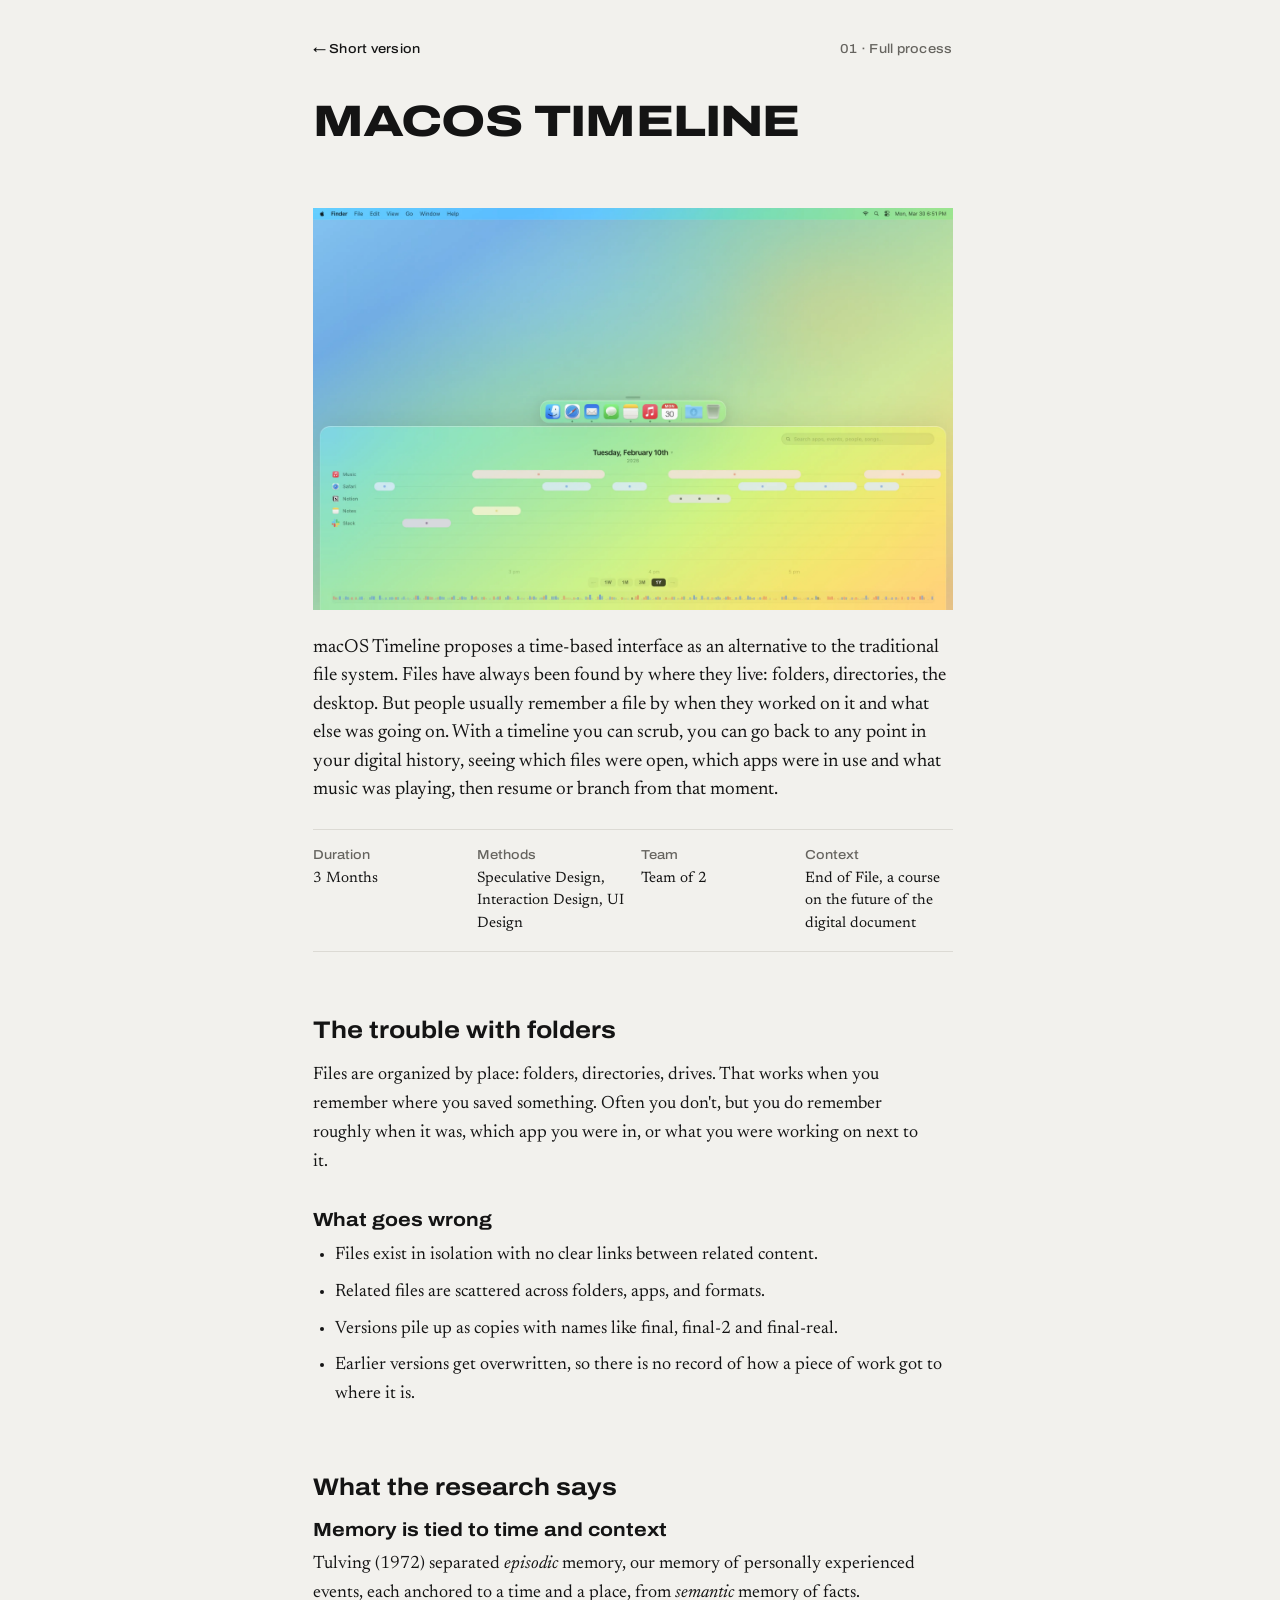
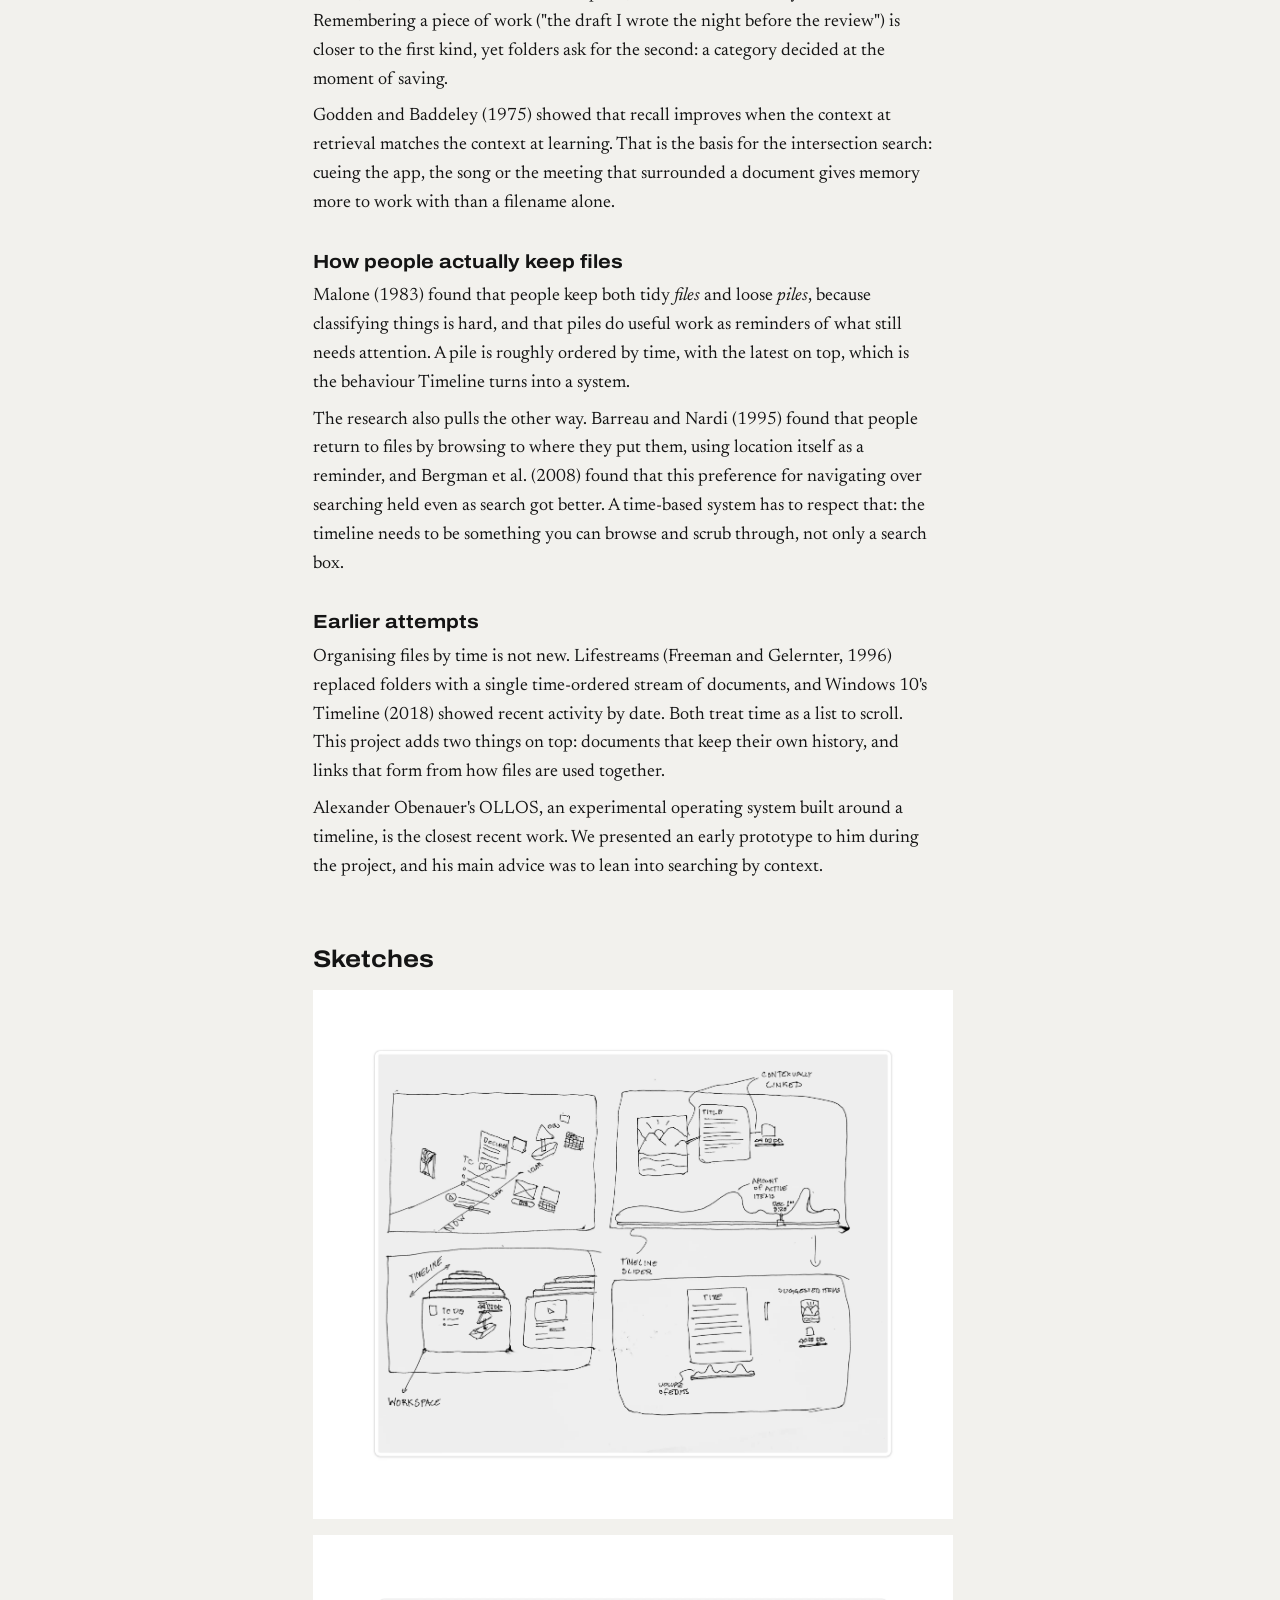
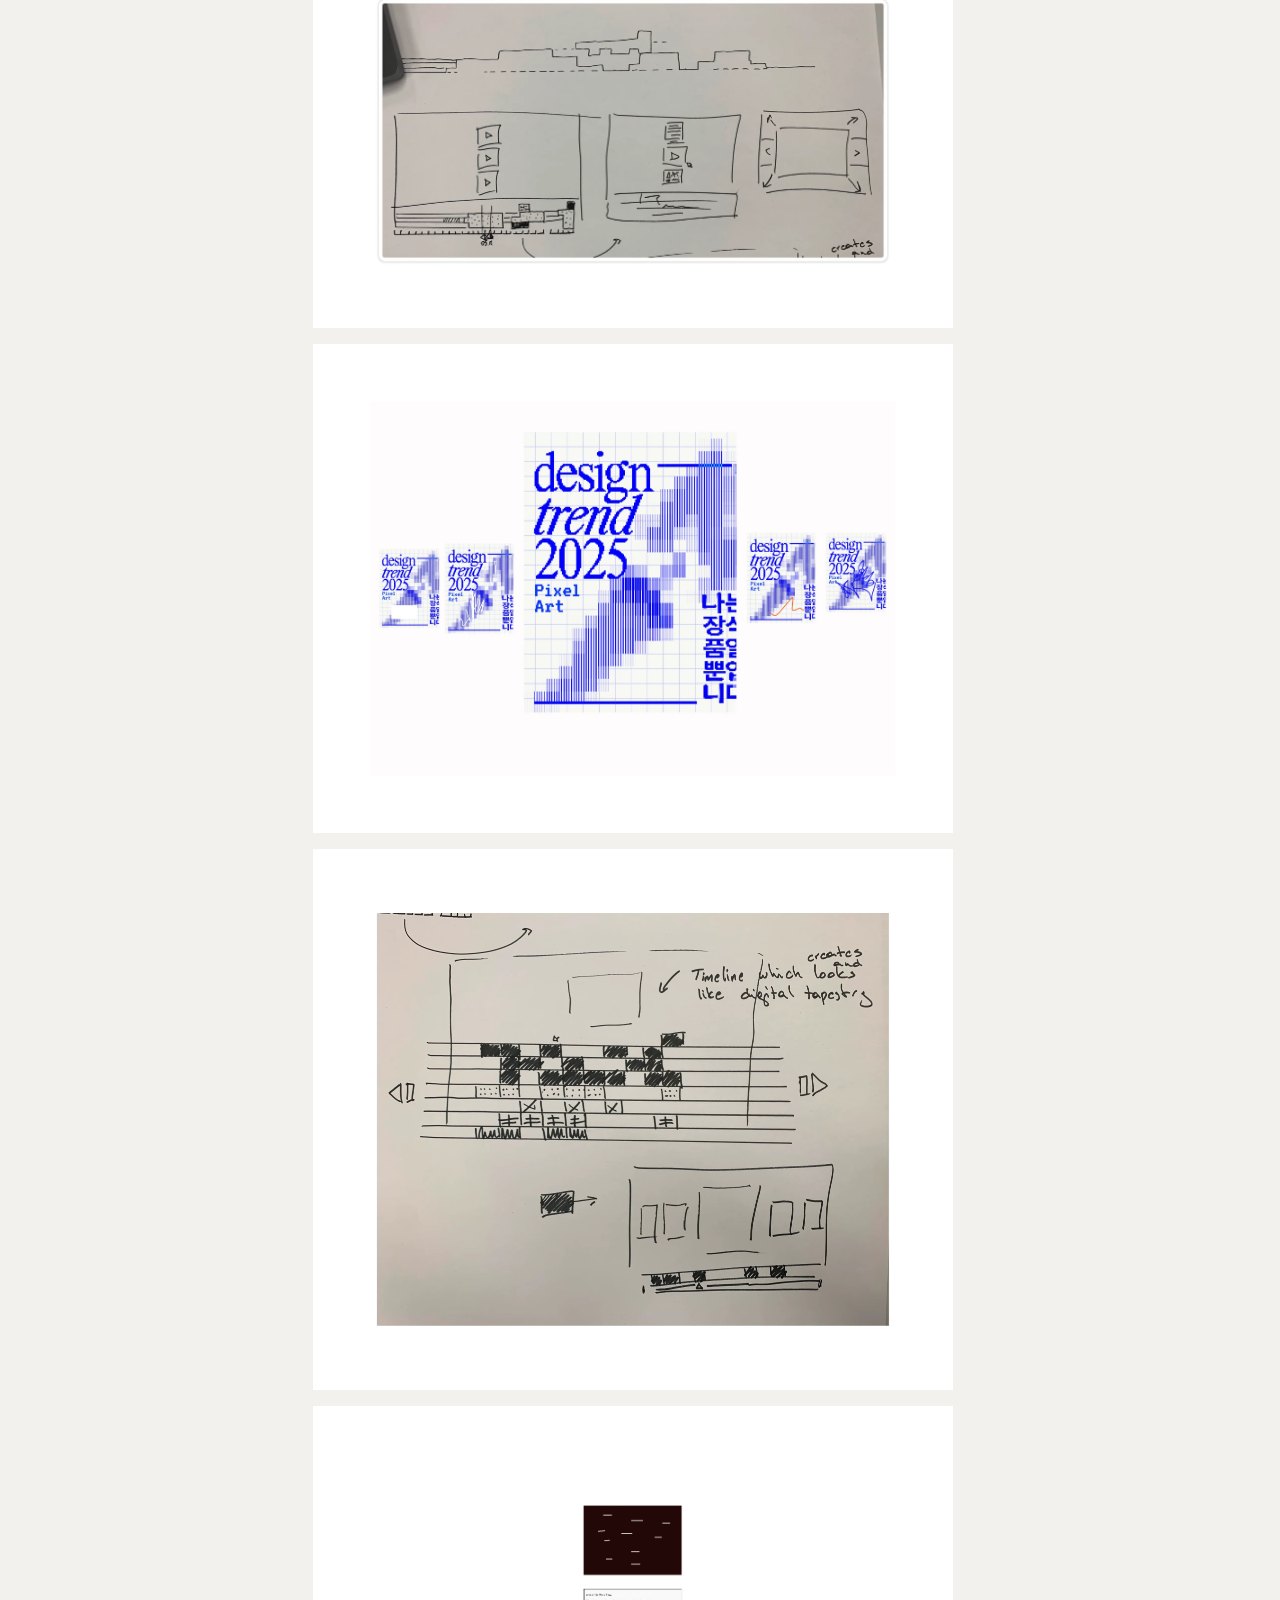
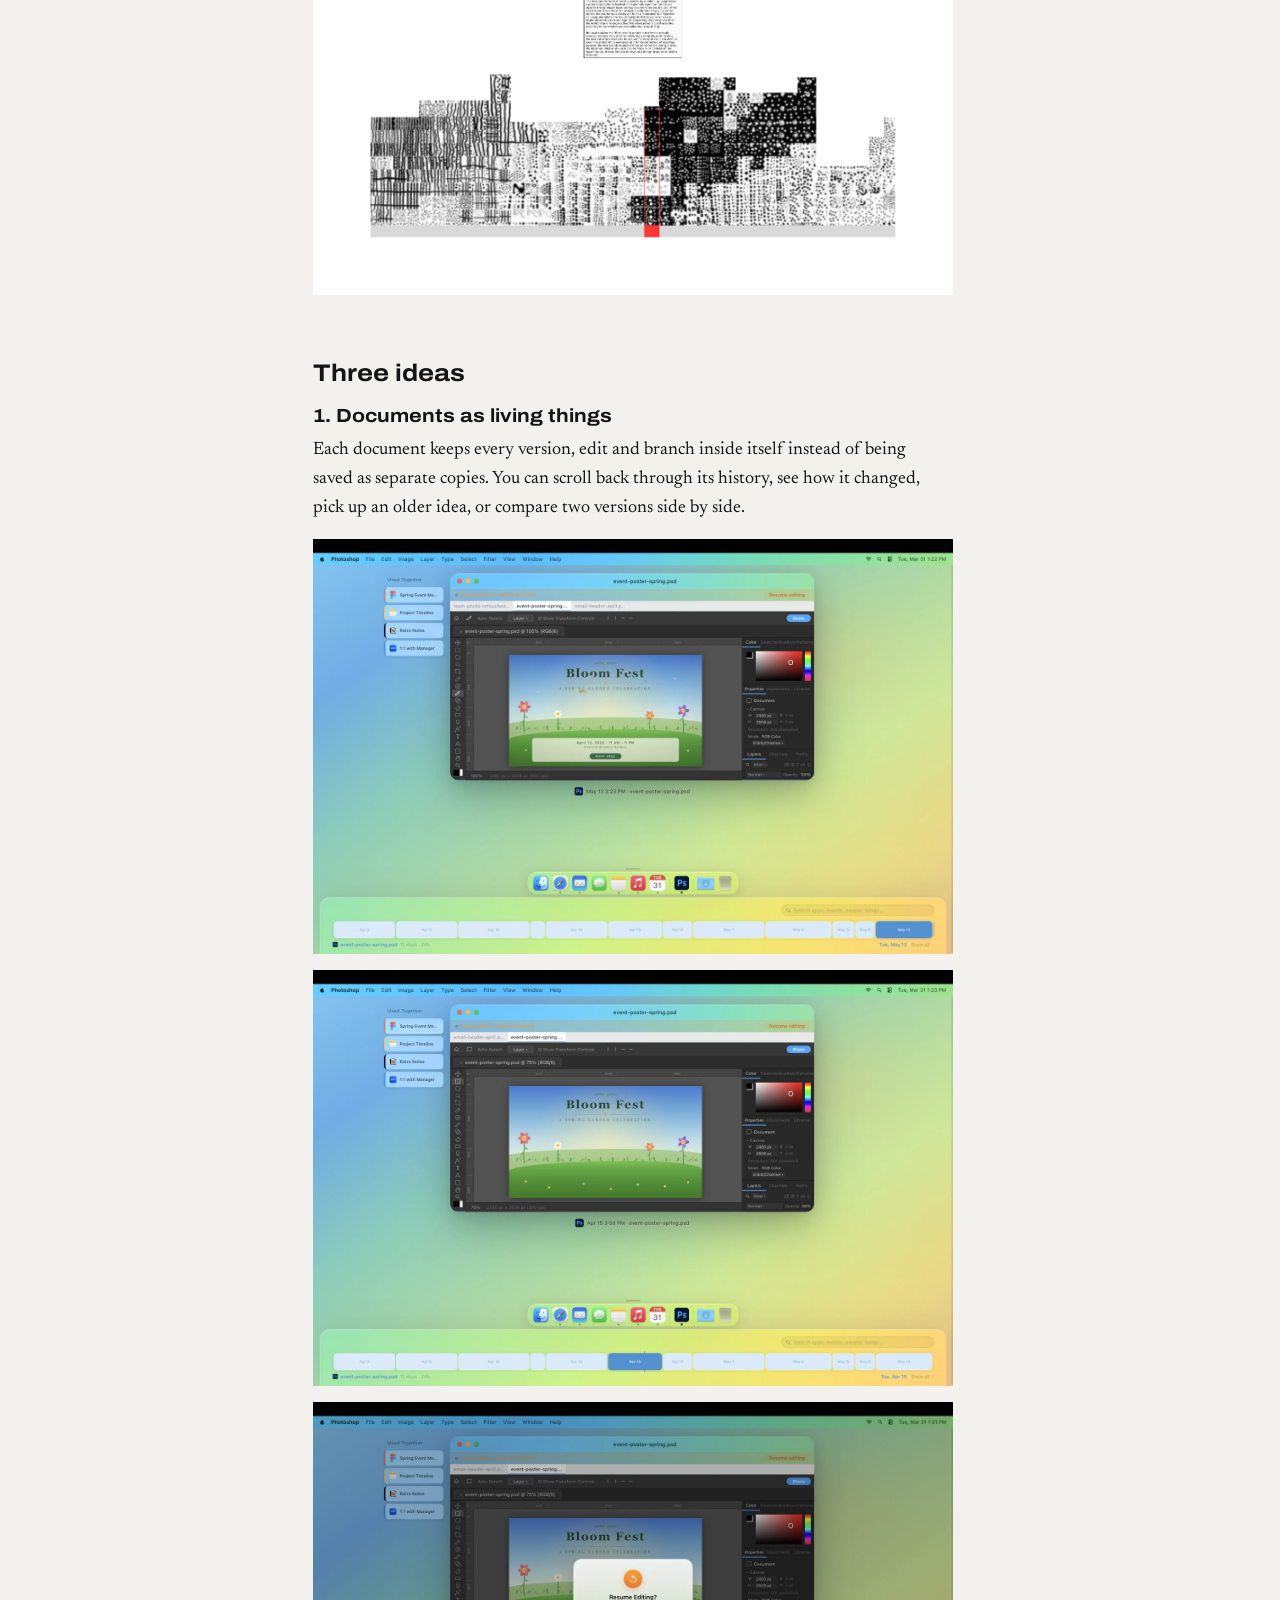
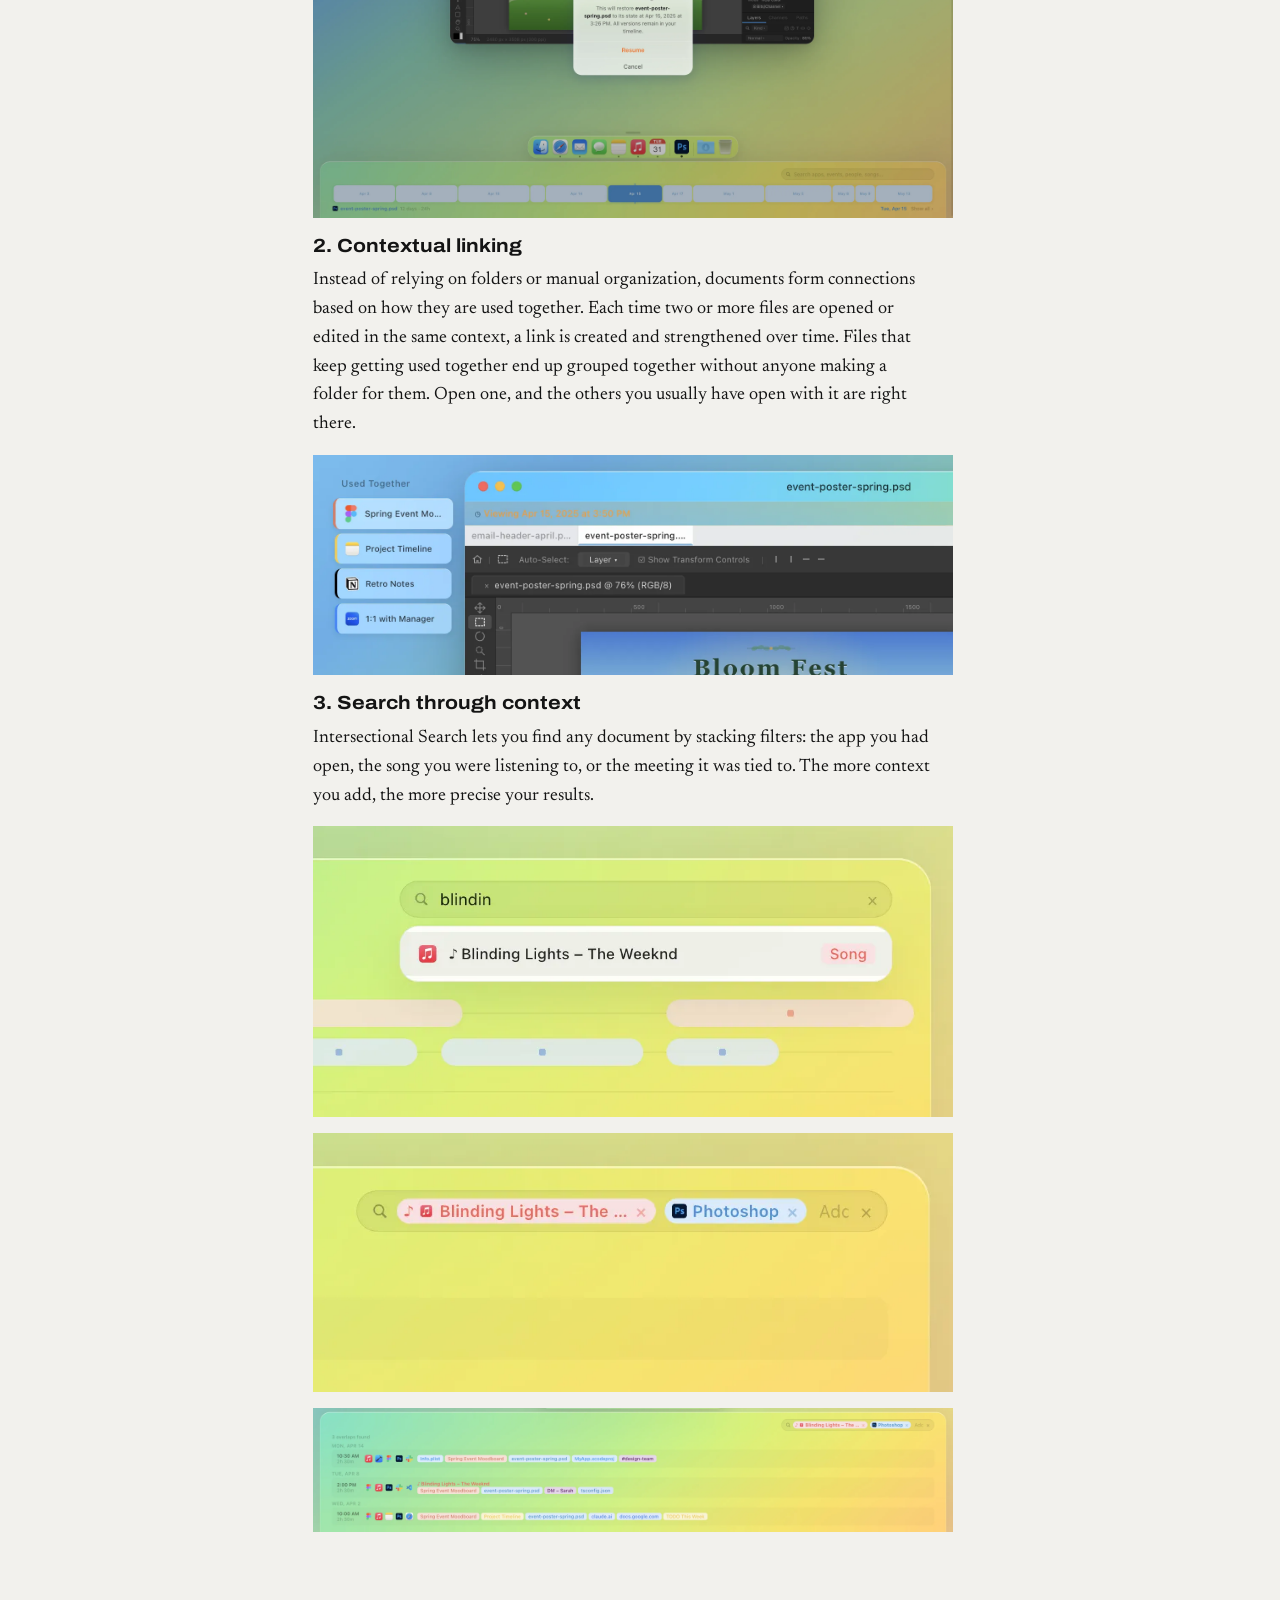
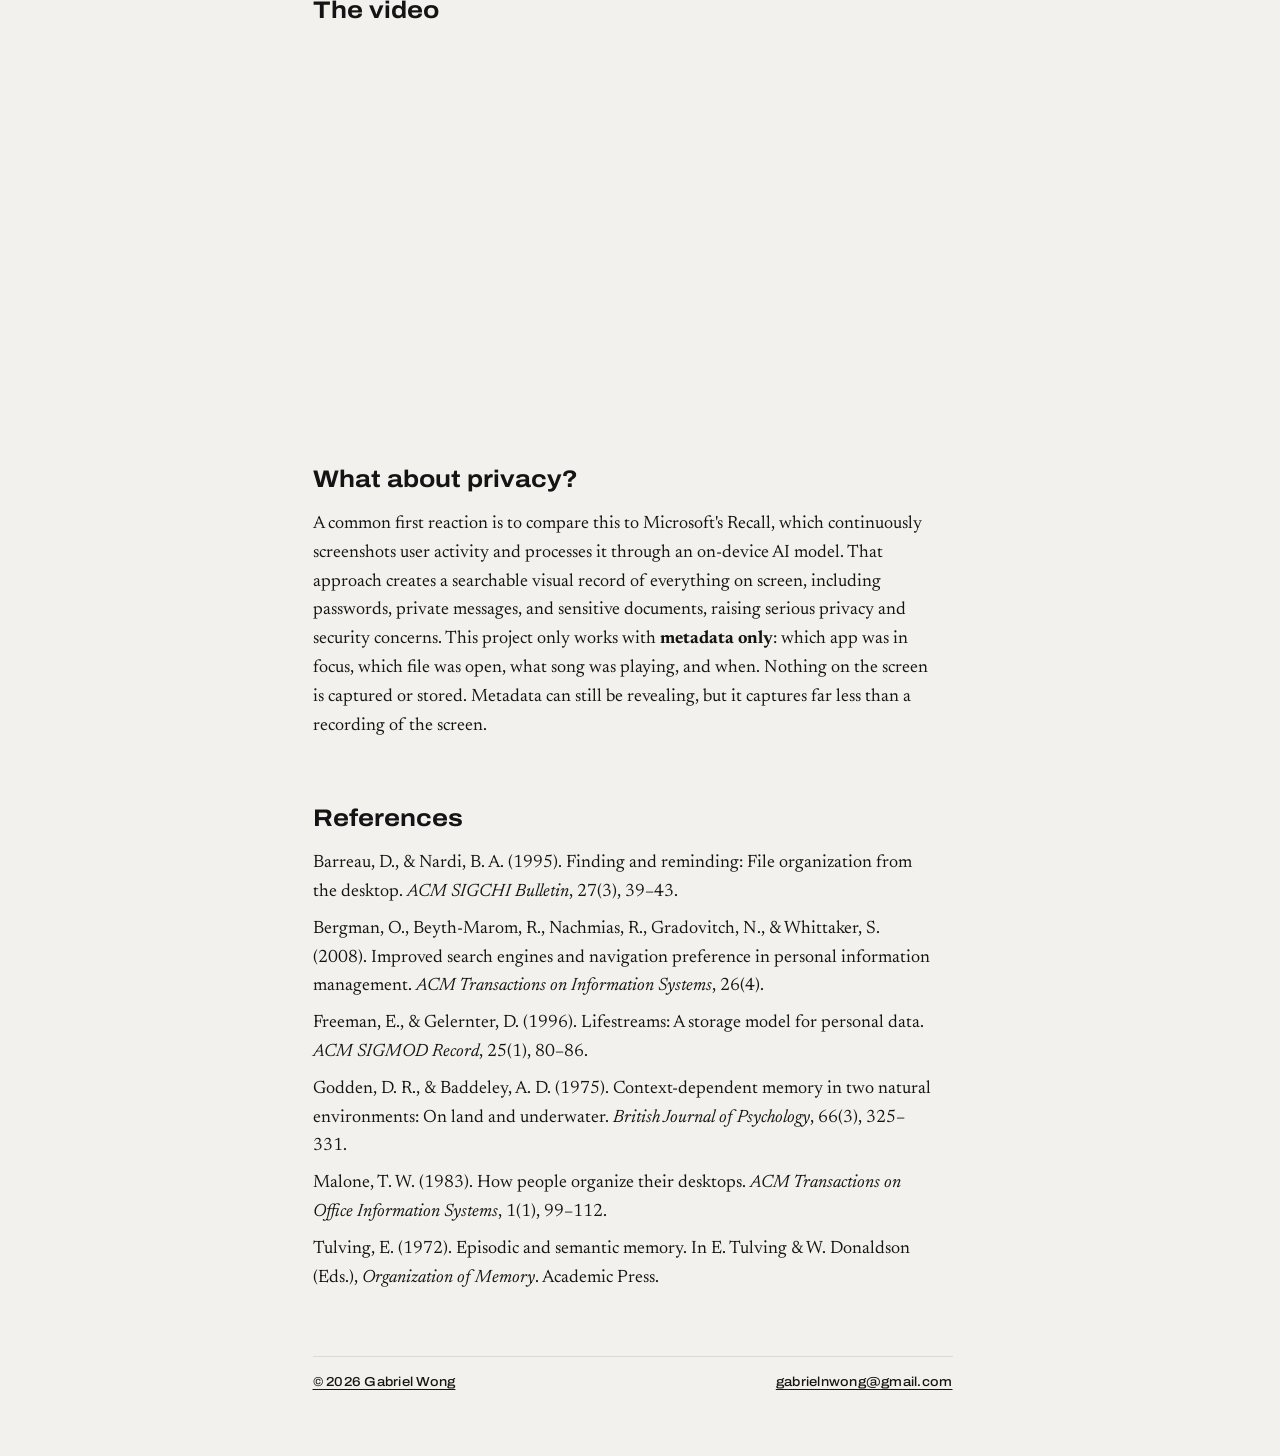
<file: macos_timeline/full/index.html>
<!DOCTYPE html>
<html lang="en">
  <head>
    <meta charset="UTF-8" />
    <meta name="viewport" content="width=device-width, initial-scale=1.0, viewport-fit=cover" />
    <link rel="icon" href="/favicon.ico" sizes="32x32" />
    <link rel="icon" href="/favicon.svg" type="image/svg+xml" />
    <link rel="apple-touch-icon" href="/apple-touch-icon.png" />
    <meta name="theme-color" content="#f2f1ed" />
    <title>macOS Timeline</title>

    <!-- Site styles (case-study) -->
    <link rel="stylesheet" href="/css/site.css" />

    <!-- Scripts -->
    <script src="/js/case-study-navigation.js" defer></script>

    <!-- Fonts (case-study pair) -->
    <link rel="preconnect" href="https://fonts.googleapis.com" />
    <link rel="preconnect" href="https://fonts.gstatic.com" crossorigin />
    <link
      href="https://fonts.googleapis.com/css2?family=Archivo:wdth,wght@62..125,400..800&family=Newsreader:ital,opsz,wght@0,6..72,400..600;1,6..72,400&display=swap"
      rel="stylesheet"
    />
    <link rel="stylesheet" href="/css/full.css" />
  </head>
  <body id="top" class="case-study full">
    <a class="skip-link ui" href="#main">Skip to content</a>
    <header class="site-header ui">
      <a href="/macos_timeline/">← Short version</a>
      <span>01 · Full process</span>
    </header>
    <main id="main" class="case-study">
      <h1>macOS Timeline</h1>
      <section class="hero">
        <figure class="hero-figure">
          <img
            class="hero-img"
            src="/assets/images/macos_timeline/hero.webp"
            alt="macOS Timeline interface concept showing a time-based file navigation system" width="3024" height="1896" />
        </figure>

        <div class="hero-overview">
          <p class="lede">
            macOS Timeline proposes a time-based interface as an alternative to
            the traditional file system. Files have always been found by where they live: folders, directories, the desktop. But people usually remember a file by when they worked on it and what else was going on. With a timeline you can scrub, you can go back to any point in your digital history, seeing which files were
            open, which apps were in use and what music was playing, then resume
            or branch from that moment.
          </p>
          <div class="hero-overview-details">
            <div class="detail">
              <h2>Duration</h2>
              <p>3 Months</p>
            </div>
            <div class="detail">
              <h2>Methods</h2>
              <p>Speculative Design, Interaction Design, UI Design</p>
            </div>
            <div class="detail">
              <h2>Team</h2>
              <p>Team of 2</p>
            </div>
            <div class="detail">
              <h2>Context</h2>
              <p>End of File, a course on the future of the digital document</p>
            </div>
          </div>
        </div>
      </section>

      <section>
        <h2>The trouble with folders</h2>
        <div class="header-p-container">
          <p>
            Files are organized by place: folders, directories, drives. That works when you remember where you saved something. Often you don't, but you do remember roughly when it was, which app you were in, or what you were working on next to it.
          </p>
        </div>
        <div class="header-p-container">
          <h3>What goes wrong</h3>
          <ol class="case-list">
            <li>
              Files exist in isolation with no clear links between related
              content.
            </li>
            <li>
              Related files are scattered across folders, apps, and formats.
            </li>
            <li>
              Versions pile up as copies with names like final, final-2 and final-real.
            </li>
            <li>
              Earlier versions get overwritten, so there is no record of how a piece of work got to where it is.
            </li>
          </ol>
        </div>
      </section>

      <section>
        <h2>What the research says</h2>
        <div class="header-p-container">
          <h3>Memory is tied to time and context</h3>
          <p>
            Tulving (1972) separated <em>episodic</em> memory, our memory of
            personally experienced events, each anchored to a time and a place,
            from <em>semantic</em> memory of facts. Remembering a piece of work
            ("the draft I wrote the night before the review") is closer to the
            first kind, yet folders ask for the second: a category decided at
            the moment of saving.
          </p>
          <p>
            Godden and Baddeley (1975) showed that recall improves when the
            context at retrieval matches the context at learning. That is the
            basis for the intersection search: cueing the app, the song or the
            meeting that surrounded a document gives memory more to work with
            than a filename alone.
          </p>
        </div>
        <div class="header-p-container">
          <h3>How people actually keep files</h3>
          <p>
            Malone (1983) found that people keep both tidy <em>files</em> and
            loose <em>piles</em>, because classifying things is hard, and that
            piles do useful work as reminders of what still needs attention. A
            pile is roughly ordered by time, with the latest on top, which is the
            behaviour Timeline turns into a system.
          </p>
          <p>
            The research also pulls the other way. Barreau and Nardi (1995)
            found that people return to files by browsing to where they put
            them, using location itself as a reminder, and Bergman et al. (2008)
            found that this preference for navigating over searching held even
            as search got better. A time-based system has to respect that: the
            timeline needs to be something you can browse and scrub through,
            not only a search box.
          </p>
        </div>
        <div class="header-p-container">
          <h3>Earlier attempts</h3>
          <p>
            Organising files by time is not new. Lifestreams (Freeman and
            Gelernter, 1996) replaced folders with a single time-ordered stream
            of documents, and Windows 10's Timeline (2018) showed recent
            activity by date. Both treat time as a list to scroll. This project
            adds two things on top: documents that keep their own history, and
            links that form from how files are used together.
          </p>
          <p>
            Alexander Obenauer's OLLOS, an experimental operating system built
            around a timeline, is the closest recent work. We presented an
            early prototype to him during the project, and his main advice
            was to lean into searching by context.
          </p>
        </div>
      </section>

      <section>
        <h2>Sketches</h2>
        <img loading="lazy"
          src="/assets/images/macos_timeline/Ideation-1.webp"
          alt="Early ideation sketches exploring timeline-based file navigation" width="2779" height="2297" />
        <img loading="lazy"
          src="/assets/images/macos_timeline/Ideation-2.webp"
          alt="Ideation sketches exploring contextual file linking" width="2613" height="1605" />
        <img loading="lazy"
          src="/assets/images/macos_timeline/Ideation-5.webp"
          alt="Ideation sketches exploring scrubbable timeline interactions" width="2846" height="2172" />
        <img loading="lazy"
          src="/assets/images/macos_timeline/Ideation-3.webp"
          alt="Ideation sketches for interface layout and navigation patterns" width="2557" height="2164" />
        <img loading="lazy"
          src="/assets/images/macos_timeline/Ideation-4.webp"
          alt="Ideation sketches for metadata-based search interface" width="2846" height="2172" />
      </section>

      <section>
        <h2>Three ideas</h2>

        <div class="header-p-container">
          <h3>1. Documents as living things</h3>
          <p>
            Each document keeps every version, edit and branch inside itself instead of being saved as separate copies. You can scroll back through its history, see how it changed, pick up an older idea, or compare two versions side by side.
          </p>
        </div>
        <img loading="lazy"
          src="/assets/images/macos_timeline/living-entities-1.webp"
          alt="Documents as Living Entities — showing version history within a single document" width="3024" height="1964" />
        <img loading="lazy"
          src="/assets/images/macos_timeline/living-entities-2.webp"
          alt="Documents as Living Entities — timeline view of document evolution" width="3024" height="1964" />
        <img loading="lazy"
          src="/assets/images/macos_timeline/living-entities-3.webp"
          alt="Documents as Living Entities — branching and version comparison view" width="3024" height="1964" />

        <div class="header-p-container">
          <h3>2. Contextual linking</h3>
          <p>
            Instead of relying on folders or manual organization, documents form
            connections based on how they are used together. Each time two or
            more files are opened or edited in the same context, a link is
            created and strengthened over time. Files that keep getting used together end up grouped together without anyone making a folder for them. Open one, and the others you usually have open with it are right there.
          </p>
        </div>
        <img loading="lazy"
          src="/assets/images/macos_timeline/contextual-linking.webp"
          alt="Contextual Linking — files forming connections based on usage patterns" width="1534" height="528" />

        <div class="header-p-container">
          <h3>3. Search through context</h3>
          <p>
            Intersectional Search
            lets you find any document by stacking filters: the app you had open,
            the song you were listening to, or the meeting it was tied to. The
            more context you add, the more precise your results.
          </p>
        </div>
        <img loading="lazy"
          src="/assets/images/macos_timeline/context-search-1.webp"
          alt="Intersectional Search — stacking contextual filters to find documents" width="938" height="426" />
        <img loading="lazy"
          src="/assets/images/macos_timeline/context-search-2.webp"
          alt="Intersectional Search — narrowing results with additional context" width="870" height="352" />
        <img loading="lazy"
          src="/assets/images/macos_timeline/context-search-3.webp"
          alt="Intersectional Search — full timeline view with contextual metadata" width="3024" height="588" />
      </section>

      <section>
        <h2>The video</h2>
        <div class="video-embed">
          <iframe
            src="https://www.youtube.com/embed/x3EiIYGCGZ4"
            title="macOS Timeline video"
            loading="lazy"
            allow="accelerometer; autoplay; clipboard-write; encrypted-media; gyroscope; picture-in-picture"
            allowfullscreen
          ></iframe>
        </div>
      </section>

      <section>
        <h2>What about privacy?</h2>
        <div class="header-p-container">
          <p>
            A common first reaction is to compare this to Microsoft's Recall,
            which continuously screenshots user activity and processes it through
            an on-device AI model. That approach creates a searchable visual
            record of everything on screen, including passwords, private
            messages, and sensitive documents, raising serious privacy and
            security concerns. This project only works with <strong>metadata only</strong>: which app was
            in focus, which file was open, what song was playing, and when. Nothing on the screen is captured or stored. Metadata
            can still be revealing, but it captures far less than a recording of
            the screen.
          </p>
        </div>
      </section>

      <section>
        <h2>References</h2>
        <div class="header-p-container">
          <p>
            Barreau, D., &amp; Nardi, B. A. (1995). Finding and reminding: File
            organization from the desktop. <em>ACM SIGCHI Bulletin</em>, 27(3),
            39–43.
          </p>
          <p>
            Bergman, O., Beyth-Marom, R., Nachmias, R., Gradovitch, N., &amp;
            Whittaker, S. (2008). Improved search engines and navigation
            preference in personal information management. <em>ACM
            Transactions on Information Systems</em>, 26(4).
          </p>
          <p>
            Freeman, E., &amp; Gelernter, D. (1996). Lifestreams: A storage
            model for personal data. <em>ACM SIGMOD Record</em>, 25(1), 80–86.
          </p>
          <p>
            Godden, D. R., &amp; Baddeley, A. D. (1975). Context-dependent
            memory in two natural environments: On land and underwater.
            <em>British Journal of Psychology</em>, 66(3), 325–331.
          </p>
          <p>
            Malone, T. W. (1983). How people organize their desktops.
            <em>ACM Transactions on Office Information Systems</em>, 1(1),
            99–112.
          </p>
          <p>
            Tulving, E. (1972). Episodic and semantic memory. In E. Tulving
            &amp; W. Donaldson (Eds.),
            <em>Organization of Memory</em>. Academic Press.
          </p>
        </div>
      </section>
    </main>
    <footer class="site-footer ui">
      <a href="/">© 2026 Gabriel Wong</a>
      <a href="mailto:gabrielnwong@gmail.com">gabrielnwong@gmail.com</a>
    </footer>

    <a href="#top" class="back-to-top" aria-label="Back to top">
      <span aria-hidden="true">Top</span>
    </a>
  </body>
</html>
</file>
<file: css/site.css>
/* gabrielwong.co — one stylesheet for the whole site.
   Layout: a single 640px column; the homepage and figures run wider.
   Spacing follows an 8px scale; type follows the scale below. */

:root {
  /* color: warm grey paper and black ink; the project images bring the colour */
  --paper: #f2f1ed;
  --ink: #141414;
  --ink-soft: #66645f;
  --rule: #dcdad4;
  --grid: #e4e2dc;
  --mark: #141414; /* accent: links, labels, caption numbers */
  --panel: #e7e5e0; /* quiet fill used instead of outlines */

  /* type */
  /* Archivo for headlines, labels and interface; Newsreader for reading */
  --sans: "Archivo", system-ui, -apple-system, sans-serif;
  --serif: "Newsreader", Georgia, serif;
  --step--1: 0.8125rem; /* 13px */
  --step-0: 1rem;       /* 16px */
  --step-1: 1.1875rem;  /* 19px */
  --step-2: 1.6875rem;  /* 27px */
  --step-3: clamp(1.75rem, 4vw, 2.25rem);

  /* space */
  --s1: 8px;
  --s2: 16px;
  --s3: 24px;
  --s4: 40px;
  --s5: 64px;

  --column: 640px;
  --wide: 880px;
}

*,
*::before,
*::after {
  box-sizing: border-box;
}

html {
  -webkit-text-size-adjust: 100%;
  color-scheme: light;
  background: var(--paper); /* scrolling past the edge shows paper, not white */
  scrollbar-gutter: stable; /* pages don't shift sideways when a scrollbar appears */
  -webkit-tap-highlight-color: transparent;
}

body {
  margin: 0;
  -webkit-font-smoothing: antialiased;
  -moz-osx-font-smoothing: grayscale;
  background: var(--paper);
  color: var(--ink);
  font: 400 1.125rem / 1.6 var(--serif);
  overflow-wrap: break-word; /* a long word or address wraps instead of running past the column */
  padding: var(--s4) max(var(--s2), env(safe-area-inset-left)) var(--s5);
}

img,
svg,
video {
  display: block;
  max-width: 100%;
  height: auto;
}

a {
  color: inherit;
  text-decoration-thickness: 1px;
  text-underline-offset: 3px;
}

a,
button {
  touch-action: manipulation; /* no double-tap zoom delay */
}

button {
  -webkit-user-select: none; /* a long press on a control doesn't select its label */
  user-select: none;
}

/* press feedback on touch: the browser's tap flash is off, so links dim while held */
a:active {
  opacity: 0.6;
}

/* hover colours only where there is a pointer, so taps don't leave links red */
@media (hover: hover) and (pointer: fine) {
  a:hover {
    color: var(--mark);
    text-decoration-thickness: 2px;
  }
}

/* quick crossfade between pages in browsers that support it */
@view-transition {
  navigation: auto;
}

::view-transition-old(root),
::view-transition-new(root) {
  animation-duration: 0.18s;
}

@media (prefers-reduced-motion: reduce) {
  ::view-transition-old(root),
  ::view-transition-new(root) {
    animation: none;
  }
}

:focus-visible {
  outline: 2px solid var(--mark);
  outline-offset: 2px;
}

h1,
h2,
h3 {
  margin: 0;
  line-height: 1.15;
  text-wrap: balance;
}

p {
  margin: 0;
}

/* ---------- shared pieces ---------- */

.page {
  max-width: var(--column);
  margin: 0 auto;
  display: grid;
  grid-template-columns: minmax(0, 1fr); /* a long word wraps instead of widening the page */
  gap: var(--s4);
}

/* small interface text: nav, labels, captions' numbers */
.ui {
  font: 500 0.8125rem / 1.4 var(--sans);
  font-stretch: 112%;
  letter-spacing: 0.02em; /* small text reads better a little looser */
}

/* the display voice: wide Archivo capitals */
.intro h1,
.case-head h1 {
  font-family: var(--sans);
  font-weight: 800;
  font-stretch: 125%;
  text-transform: uppercase;
  letter-spacing: -0.02em; /* large display type reads better a little tighter */
  hyphens: auto; /* a one-word title wider than a phone breaks with a hyphen where the browser can */
}

.site-header {
  display: flex;
  justify-content: space-between;
  flex-wrap: wrap;
  gap: var(--s1) var(--s3);
  color: var(--ink-soft);
  -webkit-user-select: none;
  user-select: none;
}

.site-header a {
  text-decoration: none;
}

.site-header nav {
  display: flex;
  gap: var(--s3);
}

.site-header [aria-current="page"] {
  color: var(--ink);
}

/* Email leaves the site, so it reads as an action: underline + outbound arrow */
.site-header .contact {
  text-decoration: underline;
}

.site-header .contact span {
  display: inline-block; /* keeps the underline off the arrow */
  margin-left: 0.2em;
}

.site-footer {
  border-top: 1px solid var(--rule);
  padding-top: var(--s2);
  display: flex;
  justify-content: space-between;
  flex-wrap: wrap;
  gap: var(--s1);
  color: var(--ink-soft);
}

.label {
  color: var(--mark);
}

/* quiet frame for experiment images */
.plate {
  background: var(--panel);
  aspect-ratio: 4 / 3;
  overflow: hidden;
}

/* ---------- homepage ---------- */

.intro {
  display: grid;
  gap: var(--s2);
}

.intro h1 {
  font-size: clamp(1.5rem, 6vw, 2.25rem);
  line-height: 1.05;
}

.intro p {
  color: var(--ink-soft);
  max-width: 54ch;
}

/* first stop for keyboard users: jumps past the header to the page's content */
.skip-link {
  position: absolute;
  left: var(--s2);
  top: var(--s2);
  z-index: 10;
  padding: 8px 12px;
  background: var(--ink);
  color: var(--paper);
  text-decoration: none;
  transform: translateY(calc(-100% - var(--s3)));
}

.skip-link:focus-visible {
  transform: none;
}

.visually-hidden {
  position: absolute;
  width: 1px;
  height: 1px;
  overflow: hidden;
  clip: rect(0 0 0 0);
  white-space: nowrap;
}

/* the work leads: real images in a two-column grid */
.work ol {
  list-style: none;
  margin: 0;
  padding: 0;
  display: grid;
  grid-template-columns: repeat(2, minmax(0, 1fr));
  gap: var(--s5) var(--s3);
  width: min(var(--wide), 100vw - 2 * var(--s2));
  margin-inline: calc((var(--column) - min(var(--wide), 100vw - 2 * var(--s2))) / 2);
}

.work a {
  display: grid;
  grid-template-columns: minmax(0, 1fr) auto;
  gap: 4px var(--s2);
  text-decoration: none;
}

.work .shot {
  grid-column: 1 / -1;
  width: 100%;
  aspect-ratio: 4 / 3;
  object-fit: cover;
  background: var(--panel);
  margin-bottom: var(--s1);
  transition: opacity 0.2s ease;
}

/* animated thumbnails: the poster image sits under a muted loop (js/thumbs.js) */
.work span.shot {
  display: block;
  position: relative;
  overflow: hidden;
}

.work .shot > img,
.work .shot > video {
  position: absolute;
  inset: 0;
  width: 100%;
  height: 100%;
  object-fit: cover;
}

.work .shot > video {
  opacity: 0;
  transition: opacity 0.3s ease;
}

.work .shot > video.is-playing {
  opacity: 1;
}

@media (hover: hover) and (pointer: fine) {
  .work a:hover .shot {
    opacity: 0.88;
  }
  .work a:hover .title {
    text-decoration: underline;
    text-decoration-thickness: 2px;
    text-underline-offset: 3px;
  }
}

.work .title {
  display: block;
  font: 700 var(--step-0) / 1.4 var(--sans);
  font-stretch: 112%;
}

.work .summary {
  display: block;
  color: var(--ink-soft);
  font-size: 1rem;
  line-height: 1.5;
}

.work .year {
  font: 400 var(--step--1) / 1.9 var(--sans);
  color: var(--ink-soft);
  font-variant-numeric: tabular-nums;
}

@media (max-width: 672px) {
  .work ol {
    grid-template-columns: 1fr;
    width: 100%;
    margin-inline: 0;
  }
}

/* ---------- case study (short version) ---------- */

.case-head {
  display: grid;
  grid-template-columns: minmax(0, 1fr);
  gap: var(--s3);
}

.case-head h1 {
  font-size: clamp(1.75rem, 8.5vw, 2.75rem); /* small enough on a 320px phone that a one-word name like HapticSense fits */
  line-height: 1.05;
}

.abstract {
  display: grid;
  gap: 6px;
}

.abstract p {
  font: 400 var(--step-1) / 1.5 var(--serif);
}

.facts {
  display: grid;
  grid-template-columns: repeat(auto-fit, minmax(130px, 1fr));
  gap: var(--s2);
  margin: 0;
  padding: var(--s2) 0;
  border-block: 1px solid var(--rule);
}

.facts dt {
  color: var(--ink-soft);
}

.facts dd {
  margin: 4px 0 0;
  font-size: 0.9375rem;
}

.further {
  display: flex;
  flex-wrap: wrap;
  gap: var(--s1) var(--s3);
}

.further a {
  color: var(--mark);
}

.section {
  display: grid;
  gap: var(--s2);
}

/* section headings: plain sentence case */
.section > h2.ui {
  font: 700 1.5rem / 1.2 var(--sans);
  font-stretch: 112%;
}

.section p {
  max-width: 62ch;
}

.fig {
  margin: 0;
  display: grid;
  gap: var(--s1);
}

.fig .plate {
  aspect-ratio: auto;
}

.fig img {
  width: 100%;
  max-height: 85vh;
  object-fit: contain;
}

.fig.hero img {
  aspect-ratio: 3 / 2;
  object-fit: cover;
}

.fig figcaption {
  font-size: 0.9375rem;
  line-height: 1.5;
  color: var(--ink-soft);
}

.fig figcaption b {
  color: var(--mark);
  font: 600 0.75rem var(--sans);
  margin-right: var(--s1);
}

/* lets an image run wider than the text column on large screens */
.fig.wide {
  width: min(var(--wide), 100vw - 2 * var(--s2));
  margin-inline: calc((var(--column) - min(var(--wide), 100vw - 2 * var(--s2))) / 2);
}

@media (max-width: 672px) {
  .fig.wide {
    width: 100%;
    margin-inline: 0;
  }
}

.next {
  display: flex;
  justify-content: space-between;
  gap: var(--s2);
  flex-wrap: wrap;
  border-top: 1px solid var(--rule);
  padding-top: var(--s2);
}

/* numbered research questions at the end of a case study */
.questions {
  margin: 0;
  padding: 0;
  list-style: none;
  counter-reset: q;
  display: grid;
  border-top: 1px solid var(--rule);
}

.questions li {
  counter-increment: q;
  display: grid;
  grid-template-columns: 40px minmax(0, 1fr);
  gap: var(--s2);
  padding: var(--s2) 0;
  border-bottom: 1px solid var(--rule);
  font: 400 var(--step-1) / 1.45 var(--serif);
}

.questions li::before {
  content: "Q" counter(q);
  font: 600 0.75rem / 2.4 var(--sans);
  color: var(--mark);
}

/* ---------- about ---------- */

/* the opening sentence is the headline: set large in the heading face, it says who this is
   before anything else; the portrait and the rest of the story sit quietly beneath it */
.about {
  display: grid;
  grid-template-columns: 120px minmax(0, 1fr);
  gap: var(--s4) var(--s3);
  align-items: start;
}

.statement {
  grid-column: 1 / -1;
  margin: 0;
  font: 700 clamp(1.5rem, 4.4vw, 2.25rem) / 1.15 var(--sans);
  font-stretch: 112%; /* the site's sentence-case heading voice, set larger */
  letter-spacing: -0.02em;
  text-wrap: balance;
}

.nowrap {
  white-space: nowrap;
}

.about img {
  width: 100%;
  height: auto;
  margin-top: 6px; /* level with the cap height of the first line beside it */
}

.about .text {
  display: grid;
  gap: var(--s2);
}

@media (max-width: 520px) {
  .about {
    grid-template-columns: minmax(0, 1fr);
    gap: var(--s3);
  }

  .about img {
    width: 120px;
  }
}

.cv {
  display: grid;
  gap: var(--s1);
}

.cv ul {
  list-style: none;
  margin: 0;
  padding: 0;
}

.cv li {
  display: grid;
  grid-template-columns: 96px minmax(0, 1fr);
  gap: var(--s2);
  padding: 12px 0;
  border-top: 1px solid var(--rule);
}

.cv li span:first-child {
  font: 400 var(--step--1) var(--sans);
  color: var(--ink-soft);
  font-variant-numeric: tabular-nums;
}

@media (prefers-reduced-motion: no-preference) {
  a {
    transition: color 0.15s ease;
  }
}

/* ---------- experiments ---------- */

/* The studies are plotted straight onto the paper: their white grounds multiply away,
   so the drawings share one sheet and step across it, each tucked under the last.
   The one drawn on black keeps its ground, as a solid print. */
.experiments {
  list-style: none;
  margin: 0;
  padding: 0;
  display: grid;
  grid-template-columns: repeat(12, minmax(0, 1fr));
  column-gap: var(--s3);
  width: min(var(--wide), 100vw - 2 * var(--s2));
  margin-inline: calc((var(--column) - min(var(--wide), 100vw - 2 * var(--s2))) / 2);
}

.experiments li {
  grid-column: 1 / span 8;
}

.experiments li:nth-child(even) {
  grid-column: 5 / span 8;
}

/* the white margins of neighbouring plots overlap, so the drawings sit closer than their frames */
.experiments li + li {
  margin-top: -28%;
}

.experiments .on-black {
  margin-top: var(--s4);
}

.experiments a {
  position: relative;
  display: block;
  text-decoration: none;
}

.experiments img {
  display: block;
  width: 100%;
  height: auto;
  aspect-ratio: 1;
  mix-blend-mode: multiply;
}

.experiments .on-black img {
  mix-blend-mode: normal;
}

@media (hover: hover) and (pointer: fine) {
  .experiments a:hover img {
    opacity: 0.8;
  }
}

/* the number sits in the drawing's own empty corner, like a plate number on a print */
.experiments .caption {
  position: absolute;
  right: 4%;
  bottom: 8%;
  text-align: right;
  font-size: var(--step--1);
  color: var(--ink-soft);
}

.experiments li:nth-child(even) .caption {
  right: auto;
  left: 4%;
  text-align: left;
}

/* on black, the number steps outside the print instead */
.experiments .on-black .caption {
  right: auto;
  left: calc(100% + var(--s3));
  bottom: 0;
  text-align: left;
}

.experiments .caption b {
  display: block;
  color: var(--mark);
  font: 800 var(--step-2) / 1 var(--sans);
  font-stretch: 125%;
  letter-spacing: -0.02em;
  margin-bottom: 4px;
}

@media (max-width: 720px) {
  .experiments {
    grid-template-columns: minmax(0, 1fr);
    width: auto;
    margin-inline: 0;
  }

  .experiments li,
  .experiments li:nth-child(even) {
    grid-column: 1;
  }

  .experiments li + li {
    margin-top: -12%;
  }

  .experiments .on-black {
    margin-top: var(--s3);
  }

  .experiments .caption b {
    font-size: var(--step-1);
  }

  .experiments .on-black .caption {
    position: static;
    display: block;
    margin-top: var(--s1);
  }

  .experiments .on-black .caption b {
    display: inline;
    margin-right: var(--s1);
  }
}

/* in-page viewer for a single experiment (js/experiments.js) */

.viewer {
  width: 100vw;
  height: 100dvh;
  max-width: none;
  max-height: none;
  overscroll-behavior: contain; /* scrolling in the viewer never moves the page behind it */
  margin: 0;
  padding:
    max(var(--s2), env(safe-area-inset-top))
    max(var(--s3), env(safe-area-inset-right))
    max(var(--s3), env(safe-area-inset-bottom))
    max(var(--s3), env(safe-area-inset-left));
  border: 0;
  background: var(--paper);
  color: var(--ink);
  display: none;
  grid-template-rows: auto minmax(0, 1fr);
  gap: var(--s2);
}

.viewer[open] {
  display: grid;
}

.viewer::backdrop {
  background: transparent;
}

.viewer-bar {
  display: flex;
  justify-content: space-between;
  align-items: center;
  gap: var(--s2);
  max-width: var(--wide);
  width: 100%;
  margin: 0 auto;
  pointer-events: none;
}

.viewer-bar > * {
  pointer-events: auto;
}

.viewer-close {
  font: inherit;
  color: var(--ink);
  background: var(--panel);
  border: 0;
  padding: 6px 12px;
  cursor: pointer;
}

@media (hover: hover) and (pointer: fine) {
  .viewer-close:hover {
    background: var(--rule);
  }
}

.viewer-close:active {
  background: var(--rule);
}

.viewer-img {
  mix-blend-mode: multiply; /* the plot sits on the paper, as it does on the page */
  justify-self: center;
  align-self: center;
  max-width: min(100%, var(--wide));
  max-height: 100%;
  object-fit: contain;
}

.viewer.on-black .viewer-img {
  mix-blend-mode: normal;
}

.viewer-open {
  overflow: hidden;
}

.viewer[open] {
  animation: viewer-fade 0.2s cubic-bezier(0.23, 1, 0.32, 1);
}

/* the image settles in from slightly smaller; reduced motion keeps only the fade */
@media (prefers-reduced-motion: no-preference) {
  .viewer[open] .viewer-img {
    animation: viewer-in 0.2s cubic-bezier(0.23, 1, 0.32, 1);
  }
}

/* when the thumbnail morphs into the image (js/experiments.js), the view transition is the animation */
.viewer.is-morphing[open],
.viewer.is-morphing[open] .viewer-img {
  animation: none;
}

::view-transition-group(experiment-image) {
  mix-blend-mode: multiply; /* keeps a light plot's white ground off the paper mid-morph */
  animation-duration: 0.35s;
  animation-timing-function: cubic-bezier(0.32, 0.72, 0, 1); /* drawer-like: quick start, soft landing */
}

@keyframes viewer-fade {
  from {
    opacity: 0;
  }
}

@keyframes viewer-in {
  from {
    transform: scale(0.97);
  }
}
</file>
<file: css/hapticsense-ui.css>
:root {
  --hs-bg-color: #f0f0f0;
  --hs-case-color: #1a1a1a;
  --hs-strap-color: #d35f28;
  --hs-screen-color: #000000;
  --hs-control-bg: #111111;
  --hs-accent-color: #d35f28;
  --hs-shadow-color: rgba(0, 0, 0, 0.5);
}

/* Standalone page layout (hapticsense_ui) */
.hapticsense-standalone {
  display: flex;
  justify-content: center;
  align-items: center;
  min-height: 100svh; /* never taller than the screen with the address bar showing */
  background-color: #ffffff;
  margin: 0;
  font-family: sans-serif;
}

.device-container {
  position: relative;
  display: flex;
  flex-direction: column;
  align-items: center;
  font-family: sans-serif; /* Ensure font consistency within component */
}

.interaction-label {
  position: absolute;
  top: -50px;
  background-color: rgba(255, 255, 255, 0.9);
  color: var(--hs-heading, rgb(66, 30, 0));
  padding: 8px 16px;
  border-radius: 4px;
  border: 1px solid rgba(66, 30, 0, 0.1);
  font-family: var(--sans);
  font-size: 11px;
  font-weight: 500;
  text-transform: uppercase;
  letter-spacing: 0.1em;
  box-shadow: 0 4px 20px rgba(0, 0, 0, 0.05);
  animation: float 4s ease-in-out infinite;
  z-index: 10;
  display: flex;
  align-items: center;
  gap: 8px;
  backdrop-filter: blur(4px);
}

.interaction-label::before {
  content: '';
  width: 6px;
  height: 6px;
  background-color: var(--hs-accent-color);
  border-radius: 50%;
  animation: pulse-dot 2s infinite;
}

.interaction-label::after {
  /* Removed arrow for cleaner look */
  content: none;
}

@keyframes float {
  0%, 100% { transform: translateY(0); }
  50% { transform: translateY(-8px); }
}

@keyframes pulse-dot {
  0% { transform: scale(0.8); opacity: 0.5; }
  50% { transform: scale(1.2); opacity: 1; }
  100% { transform: scale(0.8); opacity: 0.5; }
}

/* Strap */
.strap {
  width: 140px;
  height: 60px;
  background-color: var(--hs-strap-color);
  position: relative;
  z-index: 0;
}

.strap.top {
  border-radius: 10px 10px 0 0;
  margin-bottom: -10px;
  background: linear-gradient(to bottom, #222 15%, var(--hs-strap-color) 15%);
}

.strap.bottom {
  border-radius: 0 0 10px 10px;
  margin-top: -10px;
  background: linear-gradient(to top, #333 15%, var(--hs-strap-color) 15%);
}

/* Case */
.case {
  width: 280px;
  height: 340px;
  background-color: var(--hs-case-color);
  border-radius: 45px;
  padding: 20px;
  box-sizing: border-box;
  position: relative;
  z-index: 1;
  box-shadow: 0 20px 50px rgba(0, 0, 0, 0.3),
    inset 0 2px 5px rgba(255, 255, 255, 0.1),
    inset 0 -2px 5px rgba(0, 0, 0, 0.5);
  display: flex;
  flex-direction: column;
  gap: 16px;
}

/* Side Button */
.button-side {
    position: absolute;
    right: -15px;
    top: -15px;
    width: 120px;
    height: 120px;
    z-index: -1;
    pointer-events: none; /* Let clicks pass through if needed, or remove if button should be clickable */
}

/* Screen */
.screen-area {
  flex: 1.5;
  background-color: var(--hs-screen-color);
  border-radius: 25px 25px 4px 4px;
  box-shadow: inset 0 0 20px rgba(0, 0, 0, 0.2);
  overflow: hidden; /* Clip content */
  position: relative;
  display: flex;
  flex-direction: column;
}

/* Screen Area - Retro NASA Style */
#screen-content {
    width: 100%;
    height: 100%;
    padding: 10px;
    box-sizing: border-box;
    color: rgba(255, 255, 255, 0.9);
    font-family: 'Courier New', Courier, monospace; /* Monospace for technical look */
    display: flex;
    justify-content: center;
    align-items: center;
    text-align: center;
    background: 
        linear-gradient(rgba(255, 255, 255, 0.03) 1px, transparent 1px),
        linear-gradient(90deg, rgba(255, 255, 255, 0.03) 1px, transparent 1px);
    background-size: 20px 20px; /* Grid effect */
    position: relative;
}

.screen-step {
    display: none;
    flex-direction: column;
    align-items: center;
    justify-content: center;
    gap: 6px;
    width: 100%;
    animation: fadeIn 0.25s cubic-bezier(0.23, 1, 0.32, 1);
}

.screen-step.active {
    display: flex;
}

/* New Visuals for Steps 04-06 (Restored) */
.icon-visor {
    width: 30px;
    height: 18px;
    border: 2px solid var(--hs-accent-color);
    border-radius: 4px;
    position: relative;
    margin-bottom: 5px;
}

.icon-visor::before {
    content: '';
    position: absolute;
    top: 50%;
    left: 50%;
    transform: translate(-50%, -50%);
    width: 22px;
    height: 10px;
    background-color: rgba(211, 95, 40, 0.3);
}

/* Corner Brackets Decoration */
#screen-content::before {
    content: '';
    position: absolute;
    top: 5px;
    left: 5px;
    right: 5px;
    bottom: 5px;
    border: 1px solid rgba(255, 255, 255, 0.2);
    border-radius: 2px;
    pointer-events: none;
    clip-path: polygon(
        0 10px, 0 0, 10px 0, 
        calc(100% - 10px) 0, 100% 0, 100% 10px,
        100% calc(100% - 10px), 100% 100%, calc(100% - 10px) 100%,
        10px 100%, 0 100%, 0 calc(100% - 10px)
    );
}

/* Typography Overrides */
#screen-content h1, #screen-content h2, #screen-content h3 {
    font-family: 'Courier New', Courier, monospace; /* Explicitly override global font */
    text-transform: uppercase;
    letter-spacing: 1px;
    font-weight: normal;
    margin-bottom: 4px; /* Reduced from 8px */
    border-bottom: 1px solid rgba(255, 255, 255, 0.3);
    display: inline-block;
    padding-bottom: 2px;
    color: rgba(255, 255, 255, 0.9);
}

#screen-content p {
    font-size: 9px; /* Reduced from 10px */
    opacity: 0.8;
    margin-bottom: 8px; /* Reduced from 12px */
    line-height: 1.4;
    max-width: 95%;
    color: rgba(255, 255, 255, 0.9);
}

/* Buttons */

/* Step Specific Visuals - Technical Update */
.icon-check {
    width: 40px;
    height: 40px;
    border: 2px solid var(--hs-accent-color);
    border-radius: 50%;
    display: flex;
    align-items: center;
    justify-content: center;
    margin-bottom: 10px;
    position: relative;
}

.icon-check::after {
    content: '';
    position: absolute;
    top: 48%;
    left: 50%;
    width: 14px;
    height: 7px;
    border-left: 2px solid var(--hs-accent-color);
    border-bottom: 2px solid var(--hs-accent-color);
    transform: translate(-50%, -60%) rotate(-45deg);
}

.pulse-circle {
    width: 40px;
    height: 40px;
    border-radius: 50%;
    background-color: var(--hs-accent-color);
    opacity: 0.5;
    animation: pulse 2s infinite;
    border: 1px dashed var(--hs-accent-color); /* Dashed for technical feel */
}

.spinner {
    border: 2px solid rgba(255, 255, 255, 0.1);
    border-top: 2px solid var(--hs-accent-color);
    border-radius: 50%; /* Keep spinner round or make it square? Round is standard for rotation */
    width: 20px;
    height: 20px;
    animation: spin 1s linear infinite;
}

@keyframes spin {
    0% { transform: rotate(0deg); }
    100% { transform: rotate(360deg); }
}

.intensity-meter {
    width: 70%;
    height: 8px;
    border: 1px solid rgba(255, 255, 255, 0.2);
    background: transparent;
    border-radius: 0;
    position: relative;
    margin: 5px 0;
    overflow: hidden;
}

.intensity-bar {
    height: 100%;
    background-color: var(--hs-accent-color);
    transition: width 0.1s;
}

.intensity-value {
    margin-top: 2px;
    font-size: 10px;
    font-weight: bold;
}

#intensity-bar {
    background: repeating-linear-gradient(
        90deg,
        var(--hs-accent-color),
        var(--hs-accent-color) 2px,
        transparent 2px,
        transparent 4px
    ); /* Segmented bar look */
}

.immersion-visual {
    width: 40px;
    height: 40px;
    border-radius: 50%;
    border: 1px dashed rgba(255, 255, 255, 0.2);
    display: flex;
    justify-content: center;
    align-items: center;
    margin: 2px 0; /* Tight margin */
    position: relative;
}

.immersion-circle {
    background: radial-gradient(circle, var(--hs-accent-color) 0%, transparent 70%);
    box-shadow: none;
    border: 1px solid var(--hs-accent-color);
}

@keyframes fadeIn {
    from { opacity: 0; transform: translateY(10px); }
    to { opacity: 1; transform: translateY(0); }
}

#screen-content h1,
#screen-content .screen-title { font-size: 18px; } /* a screen's main title; an h2 so the page keeps one h1 */
#screen-content h2 { font-size: 16px; } /* Reduced from 20px */

.btn-primary, .btn-secondary {
    padding: 8px 20px; /* Reduced padding */
    border-radius: 16px;
    border: none;
    font-size: 12px; /* Reduced from 14px */
    font-weight: 600;
    cursor: pointer;
    transition: transform 0.1s, opacity 0.2s;
}

.btn-primary {
    background-color: var(--hs-accent-color);
    color: white;
    box-shadow: 0 4px 10px rgba(211, 95, 40, 0.3);
}

.btn-secondary {
    background-color: rgba(255, 255, 255, 0.1);
    color: white;
}

.btn-primary:active, .btn-secondary:active {
    transform: scale(0.95);
}

.button-group {
    display: flex;
    gap: 16px;
}

/* Visuals */
.icon-logo {
    width: 30px; /* Reduced from 40px */
    height: 30px; /* Reduced from 40px */
    background-color: var(--hs-accent-color);
    border-radius: 50%;
    margin-bottom: 8px; /* Reduced from 10px */
    box-shadow: 0 0 15px rgba(211, 95, 40, 0.5);
}

.hand-visual {
    display: flex;
    gap: 8px;
    height: 40px;
    align-items: flex-end;
}

.finger {
    width: 8px;
    background-color: rgba(255,255,255,0.2);
    border-radius: 4px;
    transform-origin: bottom center; /* fingers curl down toward the palm */
}

.finger.f1 { height: 25px; animation: flexFinger 1.5s infinite 0s; }
.finger.f2 { height: 35px; animation: flexFinger 1.5s infinite 0.2s; }
.finger.f3 { height: 30px; animation: flexFinger 1.5s infinite 0.4s; }
.finger.f4 { height: 20px; animation: flexFinger 1.5s infinite 0.6s; }

/* scale instead of height, so each finger keeps its own length and nothing reflows */
@keyframes flexFinger {
    0%, 100% { transform: scaleY(1); background-color: rgba(255,255,255,0.2); }
    50% { transform: scaleY(0.35); background-color: var(--hs-accent-color); }
}

.pulse-visual {
    width: 40px;
    height: 40px;
    border-radius: 50%;
    background-color: var(--hs-accent-color);
    opacity: 0.5;
    animation: pulse 2s infinite;
}

@keyframes pulse {
    0% { transform: scale(0.8); opacity: 0.3; }
    50% { transform: scale(1.1); opacity: 0.6; }
    100% { transform: scale(0.8); opacity: 0.3; }
}

/* Controls */
.controls-area {
  flex: 1;
  display: flex;
  gap: 16px;
}

.control-module {
  flex: 1;
  background-color: var(--hs-control-bg);
  border-radius: 20px;
  position: relative;
  box-shadow: inset 0 2px 5px rgba(0, 0, 0, 0.5),
    0 1px 0 rgba(255, 255, 255, 0.05);
  display: flex;
  justify-content: center;
  align-items: center;
}

/* Slider */
.slider-module {
    display: flex;
    justify-content: center;
    align-items: center;
}

.slider-track {
    width: 12px;
    height: 90px;
    background-color: #0d0d0d;
    border-radius: 6px;
    position: relative;
    box-shadow: inset 0 1px 3px rgba(0,0,0,0.8), 0 1px 0 rgba(255,255,255,0.05);
    transform: rotate(45deg);
}

.slider-handle {
    touch-action: none; /* a finger drag moves the control, not the page */
    width: 36px;
    height: 36px;
    background-color: var(--hs-accent-color);
    border-radius: 50%;
    position: absolute;
    left: 50%;
    top: 50%; /* Start at center */
    transform: translate(-50%, -50%);
    box-shadow: 
        0 4px 8px rgba(0,0,0,0.6),
        inset 0 2px 5px rgba(255,255,255,0.3),
        inset 0 -2px 5px rgba(0,0,0,0.2);
    cursor: grab;
    z-index: 10;
}

.slider-handle:active {
    cursor: grabbing;
}

/* Knob */
.knob-module {
    display: flex;
    justify-content: center;
    align-items: center;
}

.knob-base {
    width: 90px;
    height: 90px;
    border-radius: 50%;
    background: conic-gradient(from 180deg, #2a2a2a, #1a1a1a, #2a2a2a);
    display: flex;
    justify-content: center;
    align-items: center;
    box-shadow: 
        0 5px 15px rgba(0,0,0,0.4),
        inset 0 1px 2px rgba(255,255,255,0.05);
    position: relative;
}

/* Tick marks around knob */
.knob-base::before {
    content: '';
    position: absolute;
    width: 100%;
    height: 100%;
    border-radius: 50%;
    background: repeating-conic-gradient(
        rgba(255,255,255,0.03) 0deg 2deg,
        transparent 2deg 30deg
    );
}

.knob-dial {
    touch-action: none; /* a finger drag moves the control, not the page */
    width: 44px;
    height: 44px;
    background-color: var(--hs-accent-color);
    border-radius: 50%;
    position: relative;
    box-shadow: 
        0 3px 8px rgba(0,0,0,0.5),
        inset 0 2px 5px rgba(255,255,255,0.3),
        inset 0 -2px 5px rgba(0,0,0,0.2);
    cursor: grab;
    z-index: 10;
}

.knob-dial:active {
    cursor: grabbing;
}

.knob-dial::after {
    content: '';
    position: absolute;
    top: 8px;
    left: 50%;
    transform: translateX(-50%);
    width: 6px;
    height: 6px;
    background-color: rgba(0,0,0,0.2);
    border-radius: 50%;
}

/* Standalone page responsive */
@media (max-width: 768px) {
  .hapticsense-standalone {
    padding: 16px;
  }

  .hapticsense-standalone .device-container {
    transform: scale(0.85);
    transform-origin: center center;
  }
}

/* reduced motion: stop the floating, pulsing and curling, keep the colour and opacity cues */
@keyframes fadeOnly {
    from { opacity: 0; }
}

@keyframes pulseFade {
    0%, 100% { opacity: 0.3; }
    50% { opacity: 0.6; }
}

@keyframes fingerGlow {
    0%, 100% { background-color: rgba(255,255,255,0.2); }
    50% { background-color: var(--hs-accent-color); }
}

@media (prefers-reduced-motion: reduce) {
    .interaction-label {
        animation: none;
    }

    .interaction-label::before,
    .pulse-circle,
    .pulse-visual {
        animation-name: pulseFade;
    }

    .finger.f1,
    .finger.f2,
    .finger.f3,
    .finger.f4 {
        animation-name: fingerGlow;
    }

    .screen-step {
        animation-name: fadeOnly;
    }
}

/* the standalone prototype's page title, for screen readers and the page outline */
.visually-hidden {
    position: absolute;
    width: 1px;
    height: 1px;
    overflow: hidden;
    clip: rect(0 0 0 0);
    white-space: nowrap;
}

/* keyboard focus on the physical controls: the band's orange, clear of the dark case */
.slider-handle:focus-visible,
.knob-dial:focus-visible,
#screen-content button:focus-visible {
    outline: 2px solid #d35f28;
    outline-offset: 3px;
}
</file>
<file: css/flipbook.css>
/* Magazine reader: two-page spreads with a page-turn, one page on narrow screens.
   Used by /the_future_of_data_storage/ with js/flipbook.js. */

.flipbook {
  display: grid;
  gap: var(--s2);
}

.mag-stage {
  position: relative;
  aspect-ratio: 1190 / 842; /* two A4 pages side by side */
  cursor: pointer;
  user-select: none;
  touch-action: pan-y;
}

.mag-book {
  position: absolute;
  inset: 0;
  display: grid;
  grid-template-columns: 1fr 1fr;
  transition: transform 0.6s ease-in-out;
}

/* center the single cover or back page while it stands alone */
.flipbook[data-at="cover"] .mag-book {
  transform: translateX(-25%);
}

.flipbook[data-at="end"] .mag-book {
  transform: translateX(25%);
}

.mag-page,
.mag-face {
  position: relative;
  overflow: hidden;
  background: #fff;
  box-shadow: 0 1px 3px rgba(20, 20, 20, 0.18);
}

.mag-page.is-blank {
  visibility: hidden;
}

.flipbook img {
  display: block;
  width: 100%;
  height: 100%;
  max-height: none;
  object-fit: cover;
  -webkit-user-drag: none;
}

/* soft shading at the spine */
.mag-left::after,
.mag-right::after {
  content: "";
  position: absolute;
  inset: 0;
  z-index: 1;
  pointer-events: none;
}

.mag-left::after {
  background: linear-gradient(to left, rgba(0, 0, 0, 0.18), transparent 8%);
}

.mag-right::after {
  background: linear-gradient(to right, rgba(0, 0, 0, 0.18), transparent 8%);
}

.mag-leaf {
  position: absolute;
  top: 0;
  width: 50%;
  height: 100%;
  z-index: 2;
  transform: perspective(2400px) rotateY(0deg);
  transform-style: preserve-3d;
}

.mag-leaf.to-next {
  left: 50%;
  transform-origin: left center;
}

.mag-leaf.to-prev {
  left: 0;
  transform-origin: right center;
}

.mag-face {
  position: absolute;
  inset: 0;
  backface-visibility: hidden;
}

.mag-face.back {
  transform: rotateY(180deg);
}

/* the leaf keeps the spine shading of the page it is: a right page on the way
   over, a left page once it lands (and the reverse when turning back) */
.mag-face::after,
.mag-shade {
  content: "";
  position: absolute;
  inset: 0;
  pointer-events: none;
}

.to-next .front::after,
.to-prev .back::after {
  background: linear-gradient(to right, rgba(0, 0, 0, 0.18), transparent 8%);
}

.to-next .back::after,
.to-prev .front::after {
  background: linear-gradient(to left, rgba(0, 0, 0, 0.18), transparent 8%);
}

/* the leaf darkens as it stands up and turns away from the light; JS sets the opacity */
.mag-shade {
  opacity: 0;
}

.to-next .front .mag-shade,
.to-prev .back .mag-shade {
  background: linear-gradient(to right, rgba(0, 0, 0, 0.12), rgba(0, 0, 0, 0.32));
}

.to-next .back .mag-shade,
.to-prev .front .mag-shade {
  background: linear-gradient(to left, rgba(0, 0, 0, 0.12), rgba(0, 0, 0, 0.32));
}

/* the shadow the leaf casts past its edge, softer the higher it lifts;
   --edge is how far the edge sits from the spine, set per frame */
.mag-cast {
  position: absolute;
  inset: 0;
  z-index: 1;
  pointer-events: none;
  opacity: 0;
  --edge: 0%;
  --soft: 3%;
}

.mag-right .mag-cast {
  background: linear-gradient(
    to right,
    rgba(0, 0, 0, 0.28) var(--edge),
    transparent calc(var(--edge) + var(--soft))
  );
}

.mag-left .mag-cast {
  background: linear-gradient(
    to left,
    rgba(0, 0, 0, 0.28) var(--edge),
    transparent calc(var(--edge) + var(--soft))
  );
}

.mag-controls {
  display: flex;
  align-items: center;
  justify-content: center;
  gap: var(--s3);
  font: 500 var(--step--1) var(--sans);
  font-stretch: 112%;
  color: var(--ink-soft);
}

.mag-controls button {
  font: inherit;
  color: var(--ink);
  background: none;
  border: 1px solid var(--rule);
  border-radius: 2px;
  padding: 4px 12px;
  cursor: pointer;
}

@media (hover: hover) and (pointer: fine) {
  .mag-controls button:hover:not(:disabled) {
    border-color: var(--ink);
  }
}

.mag-controls button:active:not(:disabled) {
  border-color: var(--ink);
  background: var(--panel);
}

.mag-controls button:disabled {
  opacity: 0.35;
  cursor: default;
}

.mag-count {
  min-width: 9ch;
  text-align: center;
}

.flipbook:focus-visible {
  outline: 2px solid var(--mark);
  outline-offset: 4px;
}

/* one page at a time on narrow screens */
.flipbook.is-single .mag-stage {
  aspect-ratio: 595 / 842;
}

.flipbook.is-single .mag-book {
  grid-template-columns: 1fr;
  transform: none;
}

.flipbook.is-single .mag-left {
  display: none;
}

.flipbook.is-single .mag-right::after {
  display: none;
}

@media (prefers-reduced-motion: reduce) {
  .mag-book {
    transition: none;
  }
}
</file>
<file: css/hapticsense-utils.css>
/* Utility classes used by HapticSense page — minimal, non-invasive */

.hs-body {
  --color-hs-bg: rgb(255, 242, 229);
  --color-hs-heading: rgb(66, 30, 0);
  --color-hs-body: rgb(102, 51, 0);
  --color-hs-subheading: rgb(153, 76, 0);
  --color-hs-accent: rgb(211, 95, 40);
}

/* What-If Theme */
.hs-body .what-if {
  background-color: var(--color-hs-heading);
  color: var(--color-hs-bg);
}

.hs-body .what-if h2 {
  font-size: clamp(1.5rem, 4vw, 2.5rem);
}

.hs-grid {
  display: grid;
  gap: 16px;
}

/* room for the prototype's floating "Interactive Prototype" label below */
.hs-demo {
  margin: 0 0 96px;
}

.hs-demo-toggle {
  display: block;
  margin: 0 auto 8px;
  padding: 6px 12px;
  border: 0;
  background: var(--panel, #e7e5e0);
  color: inherit;
  cursor: pointer;
}

.hs-demo video {
  width: 100%;
  max-width: 640px;
  margin: 0 auto 8px;
  border-radius: 4px;
  background: #000;
}

.nintendo-grid {
  column-count: 2;
  column-gap: 16px;
}

.nintendo-grid img {
  width: 100%;
  height: auto;
  margin-bottom: 16px;
  break-inside: avoid;
  border-radius: 4px;
  display: block;
}

@media (max-width: 600px) {
  .nintendo-grid {
    column-count: 1;
  }
}

.ideation-grid {
  column-count: 2;
  column-gap: 16px;
}

.ideation-grid img {
  width: 100%;
  height: auto;
  margin-bottom: 16px;
  break-inside: avoid;
  border-radius: 4px;
  display: block;
}

@media (max-width: 600px) {
  .ideation-grid {
    column-count: 1;
  }
}

/* Case-study specific enhancements */
.hs-body.case-study {
  background-color: var(--color-hs-bg);
}

.hs-body h1 {
  color: var(--color-hs-heading);
}
.hs-body h2 {
  background: rgba(211, 95, 40, 0.1);
  color: var(--color-hs-heading);
}

.hs-body p {
  color: var(--color-hs-body);
  max-width: 65ch; /* Optimal reading length */
  margin-bottom: 1.5rem;
  font-size: 1.05rem;
  line-height: 1.7;
}

.hs-body h3 {
  color: var(--color-hs-subheading);
}

.hs-body .pull-quote {
  color: var(--color-hs-heading);
  border-left-color: var(--color-hs-accent);
  background: rgba(211, 95, 40, 0.05);
}

/* Mobile Responsive Styles */
@media (max-width: 768px) {
  .what-if {
    padding: 48px 16px;
    margin: 24px 0;
  }

  .hs-body .what-if h2 {
    font-size: clamp(1.2rem, 5vw, 1.8rem);
  }

  .hs-body p {
    font-size: 1rem;
    margin-bottom: 1rem;
  }

}
</file>
<file: css/full.css>
/* Full case study pages (/<project>/full/).
   Loaded after site.css and the project's *-utils.css. It maps the long
   pages' existing markup onto the notebook-index look and keeps the
   project charts and specimens working. */

/* the project stylesheets tint the page background; the full pages
   share the paper background with the rest of the site */
body.full.case-study {
  background: var(--paper);
  color: var(--ink);
}

body.full > header,
body.full > main,
body.full > footer {
  width: 100%;
  max-width: var(--column);
  margin-inline: auto;
}

body.full > main {
  display: grid;
  grid-template-columns: minmax(0, 1fr); /* a long word wraps instead of widening the page */
  gap: var(--s5);
  padding-top: var(--s4);
  padding-bottom: var(--s5);
}

body.full > footer {
  margin-top: 0;
}

/* one type system for everything the projects' own stylesheets restyle */
body.full h1,
body.full h2,
body.full h3,
body.full h4 {
  color: inherit;
  font-family: var(--sans);
}

body.full p,
body.full li {
  color: inherit;
  font-family: var(--serif);
}

body.full h1 {
  font: 800 clamp(1.75rem, 8.5vw, 2.75rem) / 1.05 var(--sans); /* matches the short case study title */
  font-stretch: 125%;
  text-transform: uppercase;
  letter-spacing: -0.02em; /* matches the short case study title */
  text-align: left;
}

/* section headings: plain sentence case, so they read as written */
body.full main h2 {
  font: 700 1.5rem / 1.2 var(--sans);
  font-stretch: 112%;
  letter-spacing: 0;
  text-transform: none;
  color: var(--ink);
  background: none;
  padding: 0;
  border-radius: 0;
}

body.full h3 {
  font-size: var(--step-1);
  font-weight: 700;
  font-stretch: 112%;
  line-height: 1.3;
}

body.full p,
body.full li {
  font-size: 1.125rem;
  line-height: 1.6;
  max-width: 62ch;
}

body.full a {
  color: var(--mark);
}

/* link buttons (TAI prototype): ink on paper, sized to their label */
body.full a.btn-primary {
  justify-self: start;
  display: inline-block;
  margin-top: var(--s1);
  padding: 10px 16px;
  border-radius: 2px;
  background: var(--ink);
  color: var(--paper);
  font: 600 0.9375rem / 1.4 var(--sans);
  font-stretch: 112%;
  text-decoration: none;
}

@media (hover: hover) and (pointer: fine) {
  body.full a.btn-primary:hover {
    background: var(--ink-soft);
    color: var(--paper);
  }
}

body.full section {
  display: grid;
  gap: var(--s2);
}

body.full img {
  width: 100%;
  height: auto;
  border-radius: 0;
}

body.full .caption,
body.full figcaption {
  font-size: 0.9375rem;
  line-height: 1.5;
  color: var(--ink-soft);
}

/* hero */
body.full .hero {
  display: grid;
  gap: var(--s3);
}

body.full .hero-figure {
  margin: 0;
}

body.full .hero-overview {
  display: grid;
  gap: var(--s3);
}

body.full .hero-overview .lede {
  font: 400 var(--step-1) / 1.5 var(--serif);
  max-width: none;
}

body.full .hero-overview-details {
  display: grid;
  grid-template-columns: repeat(auto-fit, minmax(130px, 1fr));
  gap: var(--s2);
  padding: var(--s2) 0;
  border-block: 1px solid var(--rule);
}

body.full .hero-overview-details .detail {
  display: grid;
  align-content: start;
  gap: 4px;
  min-width: 0;
}

body.full .hero-overview-details h2 {
  font: 500 0.8125rem / 1.4 var(--sans);
  font-stretch: 112%;
  text-transform: none;
  color: var(--ink-soft);
}

body.full .hero-overview-details p {
  font-size: 0.9375rem;
  line-height: 1.5;
}

/* text blocks */
body.full .header-p-container {
  display: grid;
  gap: var(--s1);
}

body.full .header-p-container + .header-p-container {
  margin-top: var(--s2);
}

body.full .case-list {
  margin: 0;
  padding-left: 1.25em;
  display: grid;
  gap: var(--s1);
  list-style: disc;
}

body.full .case-list li {
  font-size: 1.125rem;
  letter-spacing: 0;
  margin: 0;
}

body.full .case-list li::marker {
  color: var(--mark);
}

body.full .pull-quote {
  margin: var(--s2) 0;
  padding: 0 0 0 var(--s3);
  border: 0;
  border-radius: 0;
  background: none;
  font: italic 400 var(--step-1) / 1.5 var(--serif);
  color: var(--ink);
}

body.full .what-if {
  margin: 0;
  padding: var(--s4) 0;
  border-block: 1px solid var(--rule);
  border-radius: 0;
  background: none;
  color: var(--ink);
  text-align: left;
}

body.full .what-if h2 {
  font: italic 400 var(--step-2) / 1.3 var(--serif);
  text-transform: none;
  letter-spacing: 0;
  color: var(--ink);
  background: none;
  padding: 0;
  max-width: none;
}

/* the DNA interview takeaways: a quiet panel, no accent bar */
body.full .takeaway-card {
  border-left: 0;
  background: var(--panel);
}

/* HapticSense: the Nintendo ad beside its HapticSense counterpart */
body.full .ad-pair {
  display: grid;
  grid-template-columns: repeat(2, minmax(0, 1fr));
  gap: var(--s3);
  align-items: end;
}

body.full .ad-pair figure {
  margin: 0;
  display: grid;
  gap: var(--s1);
}

/* grids of images inside the long pages */
body.full .hs-grid,
body.full .tai-grid {
  gap: var(--s2);
}

body.full .ideation-grid img,
body.full .nintendo-grid img {
  border-radius: 0;
  border: 1px solid var(--rule);
}

/* project cards keep their content but share one quiet fill */
body.full .tai-card,
body.full .scenario-card,
body.full .artifact-card,
body.full .tai-chart-container,
body.full .style-guide-section {
  background: var(--panel);
  border: 0;
  border-radius: 0;
  box-shadow: none;
}

body.full .artifact-card {
  display: grid;
  gap: var(--s2);
  padding: var(--s3);
}

body.full .artifact-card img {
  width: 100%;
  min-width: 0;
}

body.full .artifact-card h3 {
  font-size: var(--step-1);
  margin: 0;
}

body.full .artifact-card p,
body.full .artifact-card li,
body.full .scenario-card p {
  color: var(--ink-soft);
}

body.full .video-embed {
  position: relative;
  width: 100%;
  padding-bottom: 56.25%;
}

body.full .video-embed iframe {
  position: absolute;
  inset: 0;
  width: 100%;
  height: 100%;
  border: 0;
}

/* back to top */
.back-to-top {
  position: fixed;
  right: max(var(--s2), env(safe-area-inset-right));
  bottom: max(var(--s2), env(safe-area-inset-bottom));
  padding: 6px 10px;
  border: 1px solid var(--ink);
  background: var(--paper);
  color: var(--ink);
  font: 500 0.8125rem / 1.4 var(--sans);
  font-stretch: 112%;
  text-decoration: none;
  opacity: 0;
  pointer-events: none;
  z-index: 10;
}

.back-to-top.is-visible {
  opacity: 1;
  pointer-events: auto;
}

.back-to-top.is-visible:active {
  opacity: 0.6;
}

@media (hover: hover) and (pointer: fine) {
  .back-to-top:hover {
    color: var(--mark);
    border-color: var(--mark);
  }
}

@media (prefers-reduced-motion: no-preference) {
  .back-to-top {
    transition: opacity 0.2s ease;
  }
}

/* ---------- DNA charts (moved from the old styles.css) ---------- */

.dna-body,
.viz-section {
  --color-dna-heading: rgb(0, 43, 0);
  --color-dna-heading-hex: #002b00;
  --color-dna-body: rgb(0, 100, 0);
  --color-dna-muted: rgba(0, 43, 0, 0.8);
  --color-dna-card-bg: #fdfef4;
  --color-dna-border: rgba(0, 43, 0, 0.2);
  --g-1: #f4ffe9;
  --g-2: #d9f4c6;
  --g-3: #bfe49f;
  --g-4: #9ad66f;
  --g-5: #3b8a2f;
  --text: var(--ink);
  --muted: var(--ink-soft);
  --grid: var(--rule);
  --demand-color: #d6cebf;
  --supply-color: #b23a3a;
  --shortfall-color: #4caf6a;
  width: 100%;
}

.viz-section .viz-card {
  background: var(--panel);
  padding: var(--s3);
  display: grid;
  gap: var(--s2);
}

.viz-section .legend {
  display: flex;
  gap: var(--s2);
  flex-wrap: wrap;
  font-size: var(--step--1);
}

.viz-section .chip {
  display: inline-flex;
  align-items: center;
  gap: 6px;
}

.viz-section .swatch {
  width: 14px;
  height: 14px;
  border: 1px solid var(--ink);
}

.viz-section .swatch.scale {
  background: linear-gradient(90deg, var(--g-2), var(--g-4));
}

.viz-section .swatch.dna {
  background: var(--g-5);
}

.viz-section .chart-wrap {
  width: 100%;
  overflow-x: auto;
}

#gartner .swatch.demand {
  background: #d6cebf;
  border-color: #8d836f;
}

#gartner .swatch.supply {
  background: #b23a3a;
}

#gartner .swatch.shortfall {
  background: #4caf6a;
}

#gartner .swatch.prior {
  width: 18px;
  height: 2px;
  border: 0;
  background: linear-gradient(90deg, var(--ink) 0 50%, transparent 50% 100%);
  background-size: 6px 2px;
}

.viz-card .viz-board {
  position: relative;
  --board-size: clamp(200px, 55vw, 380px);
  width: 100%;
  min-height: calc(var(--board-size) + 120px);
  background: transparent;
  color: var(--ink);
}

.viz-board .sq {
  position: absolute;
  left: var(--s3);
  top: var(--s3);
  background: var(--g-2);
  border: 1px solid var(--ink);
}

.viz-board .usb {
  width: calc(100% - 48px);
  height: var(--board-size);
  background: var(--g-1);
  display: flex;
  align-items: center;
  justify-content: center;
  text-align: center;
  padding: var(--s2);
}

.viz-board .usb .label {
  font-size: clamp(1.2rem, 4vw, 2rem);
}

.viz-board .usb .label b {
  display: block;
  font-size: clamp(2.5rem, 9vw, 5rem);
  line-height: 1;
}

.viz-board .hdd {
  --ratio: 0.2488067;
  width: calc((100% - 48px) * var(--ratio));
  height: calc(var(--board-size) * var(--ratio));
  background: var(--g-2);
  display: grid;
  place-items: center;
  top: calc(24px + var(--board-size) - var(--board-size) * var(--ratio));
  padding: 10px;
  z-index: 2;
}

.viz-board .hdd .label {
  font-size: 0.75rem;
  text-align: center;
  line-height: 1.2;
}

.viz-board .tape {
  --ratio: 0.0735171;
  width: calc((100% - 48px) * var(--ratio));
  height: calc(var(--board-size) * var(--ratio));
  background: #8fc56f;
  top: calc(24px + var(--board-size) - var(--board-size) * var(--ratio));
  z-index: 3;
}

.viz-board .tape .label {
  position: absolute;
  left: 0;
  top: 60px;
  transform: translateY(-50%);
  font-size: 0.875rem;
  max-width: 200px;
  line-height: 1.2;
  z-index: 4;
  padding: 2px 4px;
}

.viz-board .dna {
  position: absolute;
  right: 36px;
  bottom: 36px;
  width: 6px;
  height: 6px;
  background: var(--g-5);
  border-radius: 50%;
  border: 1px solid var(--ink);
}

.viz-board .dna::after {
  content: "";
  position: absolute;
  width: 60px;
  height: 1px;
  background: var(--ink);
  right: 100%;
  top: 50%;
}

.viz-board .dna-caption {
  position: absolute;
  right: calc(36px + 60px + 12px);
  bottom: 32px;
  font-size: 0.9375rem;
}

.pubmed-tooltip {
  position: absolute;
  display: none;
  background: var(--paper);
  border: 1px solid var(--ink);
  padding: 6px 10px;
  font-size: var(--step--1);
  color: var(--ink);
  pointer-events: none;
  z-index: 12;
}
</file>
